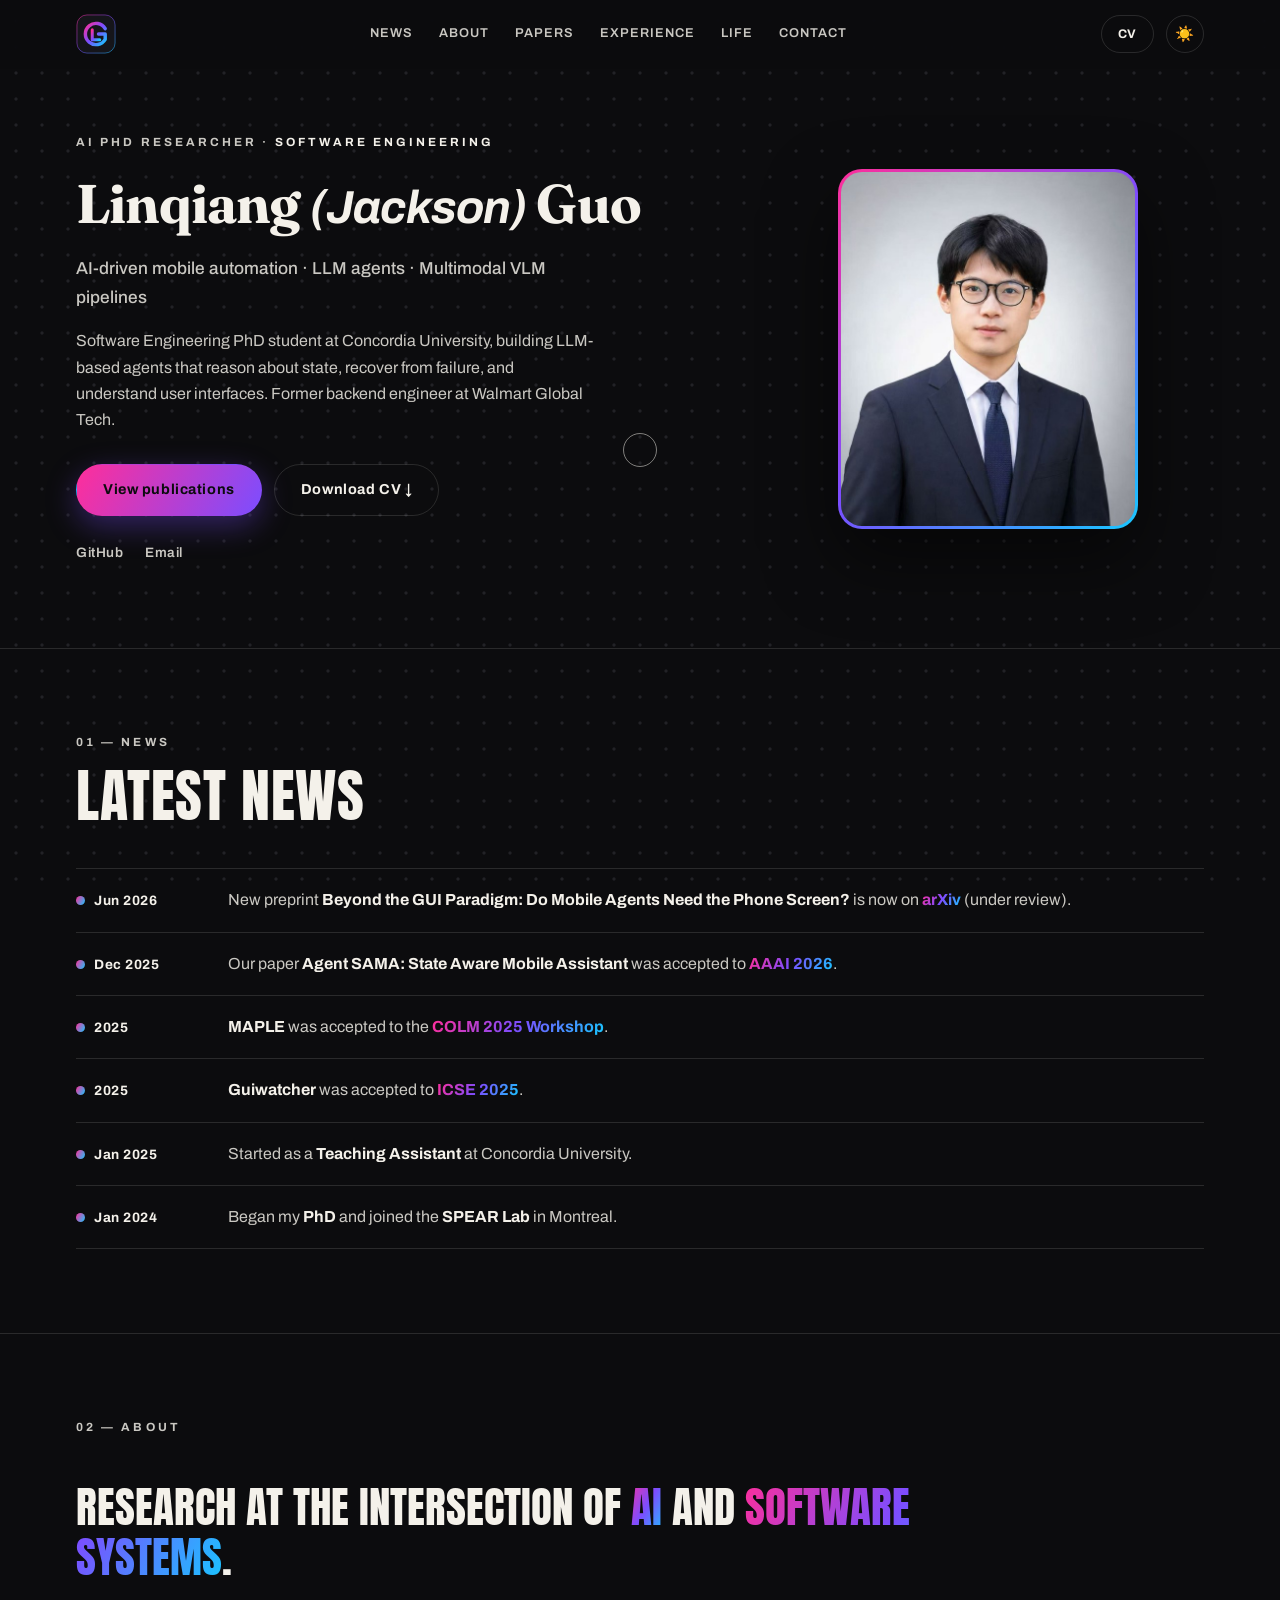
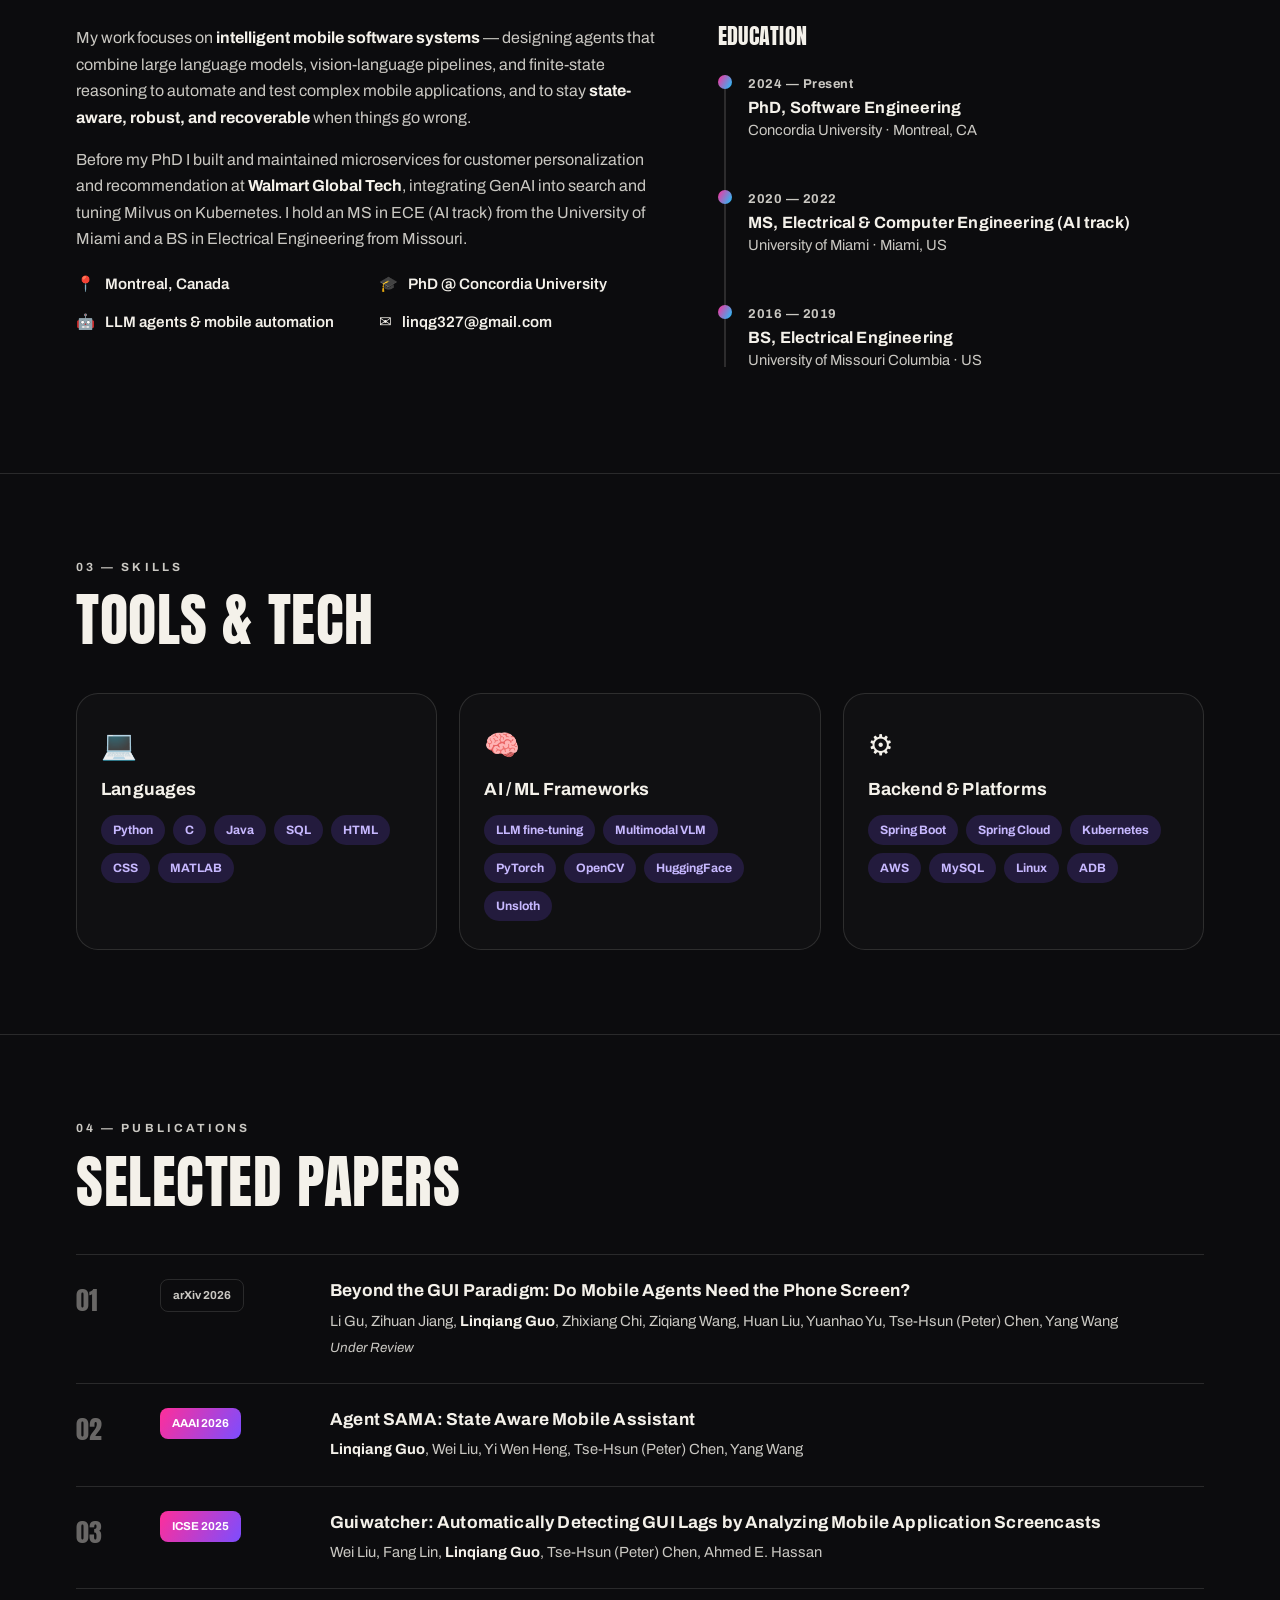
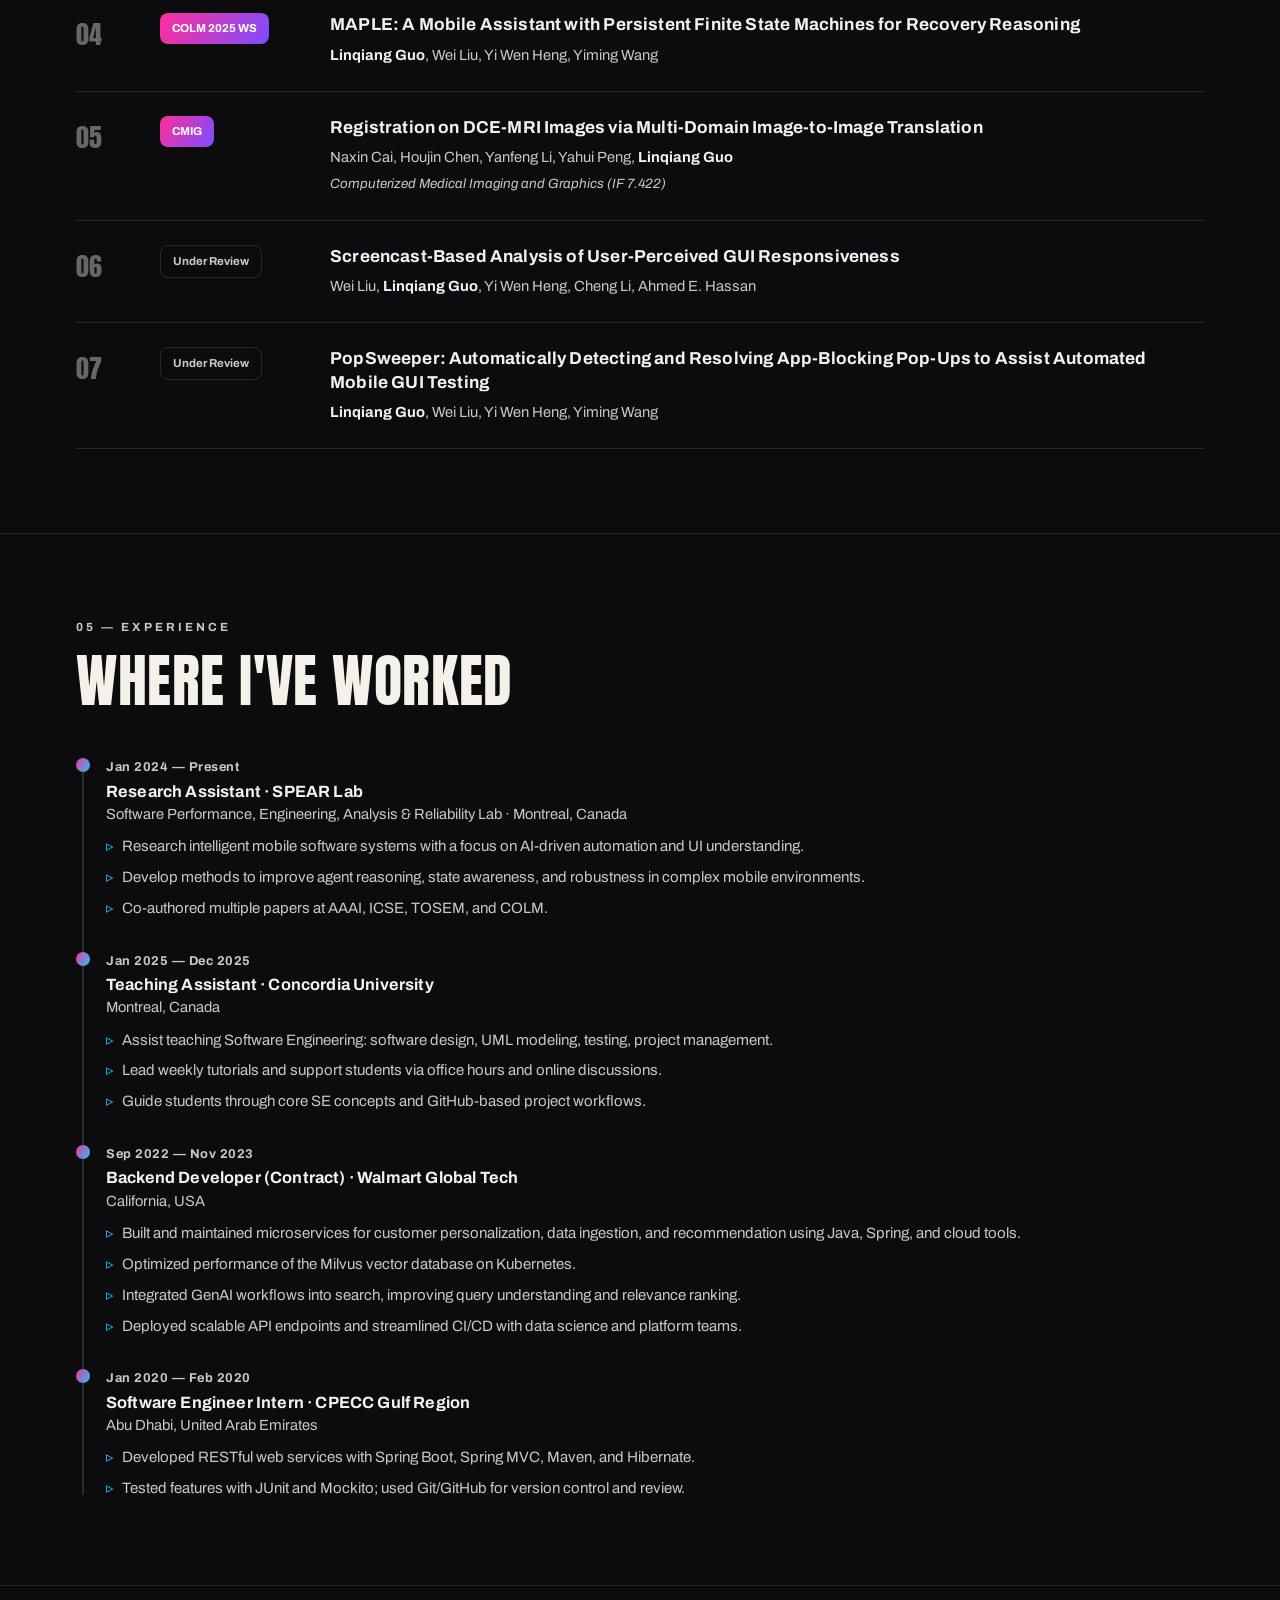
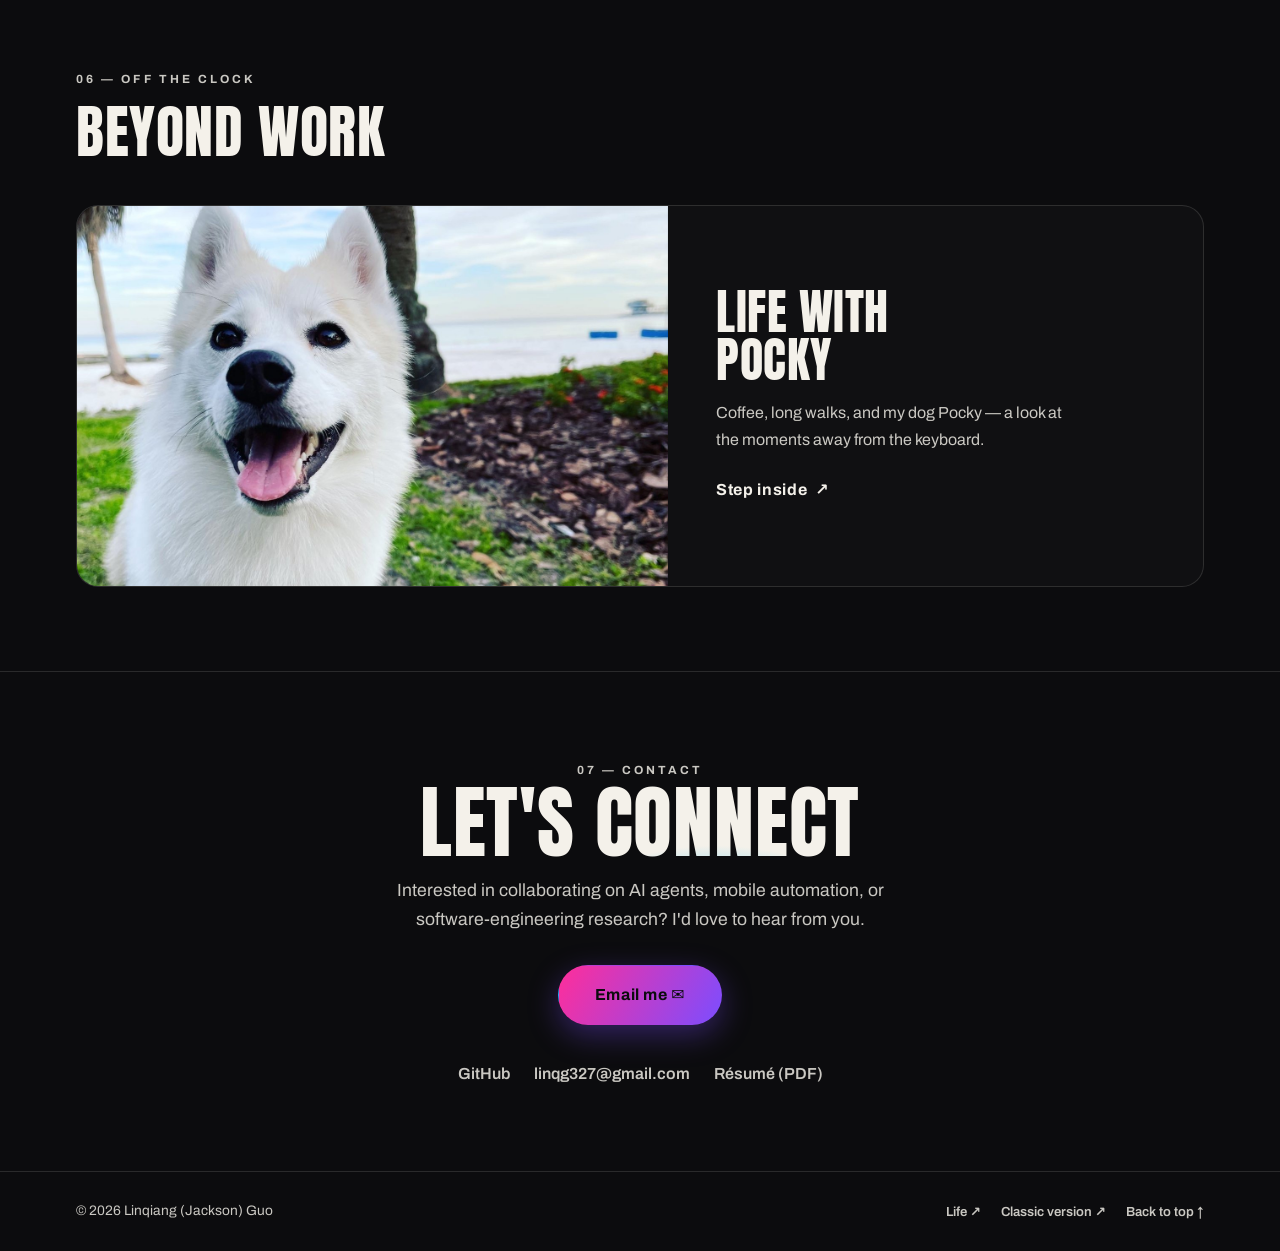
<file: index.html>
<!DOCTYPE html>
<html lang="en">
<head>
  <meta charset="UTF-8" />
  <meta name="viewport" content="width=device-width, initial-scale=1.0" />
  <title>Linqiang (Jackson) Guo — Software Engineering Researcher</title>
  <meta name="description" content="Linqiang Guo — PhD researcher in Software Engineering at Concordia University. AI-driven mobile automation, LLM agents, multimodal VLM pipelines." />
  <link rel="preconnect" href="https://fonts.googleapis.com" />
  <link rel="preconnect" href="https://fonts.gstatic.com" crossorigin />
  <link href="https://fonts.googleapis.com/css2?family=Anton&family=Archivo:ital,wght@0,400..800;1,400..800&family=Fraunces:opsz,wght@9..144,400..700&display=swap" rel="stylesheet" />
  <link rel="icon" href="assets/img/favicon-lg.svg?v=7" type="image/svg+xml" />
  <link rel="stylesheet" href="assets/css/editorial.css?v=34" />
</head>
<body>

  <!-- intro loader (dismissed by JS once the page is ready) -->
  <div class="loader" id="loader" aria-hidden="true">
    <div class="loader__inner">
      <span class="loader__name">Linqiang (Jackson) Guo</span>
      <span class="loader__bar"><i></i></span>
    </div>
  </div>

  <!-- full-page interactive dot grid (drawn in JS), behind all content -->
  <canvas class="fx-canvas" id="fxCanvas" aria-hidden="true"></canvas>
  <!-- meteor cursor (head + mosaic tail), drawn above content -->
  <canvas class="meteor-canvas" id="meteorCanvas" aria-hidden="true"></canvas>

  <!-- ===== Navigation ===== -->
  <header class="nav" id="nav">
    <div class="container nav__inner">
      <a href="#top" class="nav__brand" aria-label="Linqiang Guo — home">
        <img class="brandmark-img logo-dark" src="assets/img/logo-lg.svg?v=29" alt="LG" width="40" height="40" />
        <img class="brandmark-img logo-light" src="assets/img/logo-lg-light.svg?v=30" alt="" width="40" height="40" aria-hidden="true" />
      </a>
      <nav class="nav__links" id="navLinks" aria-label="Primary">
        <a href="#news">News</a>
        <a href="#about">About</a>
        <a href="#publications">Papers</a>
        <a href="#experience">Experience</a>
        <a href="life.html">Life</a>
        <a href="#contact">Contact</a>
      </nav>
      <div class="nav__actions">
        <a href="assets/files/Linqiang_Guo_Resume_2026.pdf" class="btn btn--sm" target="_blank" rel="noopener">CV</a>
        <button class="theme-toggle" id="themeToggle" aria-label="Toggle light/dark mode"><span id="themeIcon">☀️</span></button>
        <button class="nav__burger" id="navBurger" aria-label="Toggle menu"><span></span><span></span><span></span></button>
      </div>
    </div>
  </header>

  <main id="top">

    <!-- ===== Hero ===== -->
    <section class="hero">
      <div class="container hero__inner">
        <div class="hero__text">
          <p class="hero__eyebrow eyebrow">AI PhD Researcher · <b>Software Engineering</b></p>
          <!-- giant name filled with cursor-following iridescent colour -->
          <h1 class="hero__name">Linqiang <span class="hero__alias">(Jackson)</span> Guo</h1>
          <p class="hero__role">AI-driven mobile automation · LLM agents · Multimodal VLM pipelines</p>
          <p class="hero__lede">
            Software Engineering PhD student at Concordia University, building LLM-based
            agents that reason about state, recover from failure, and understand user
            interfaces. Former backend engineer at Walmart Global Tech.
          </p>
          <div class="hero__cta">
            <a href="#publications" class="btn btn--primary">View publications</a>
            <a href="assets/files/Linqiang_Guo_Resume_2026.pdf" class="btn btn--ghost" target="_blank" rel="noopener">Download CV ↓</a>
          </div>
          <div class="hero__socials">
            <a href="https://github.com/pockyitachi" target="_blank" rel="noopener">GitHub</a>
            <a href="mailto:linqg327@gmail.com">Email</a>
          </div>
        </div>
        <div class="hero__media">
          <!-- portrait in full colour with a subtle iridescent frame -->
          <figure class="portrait">
            <img src="assets/img/portrait.jpg?v=11" alt="Portrait of Linqiang Guo" />
          </figure>
        </div>
      </div>
    </section>

    <!-- ===== News ===== -->
    <section class="section section--paper" id="news">
      <div class="container">
        <div class="section__head">
          <span class="eyebrow">01 — News</span>
          <h2 class="bigtitle">Latest News</h2>
        </div>
        <ul class="news">
          <li class="news__item" data-reveal>
            <span class="news__date">Jun 2026</span>
            <p class="news__text">New preprint <strong>Beyond the GUI Paradigm: Do Mobile Agents Need the Phone Screen?</strong> is now on <em>arXiv</em> (under review).</p>
          </li>
          <li class="news__item" data-reveal>
            <span class="news__date">Dec 2025</span>
            <p class="news__text">Our paper <strong>Agent SAMA: State Aware Mobile Assistant</strong> was accepted to <em>AAAI 2026</em>.</p>
          </li>
          <li class="news__item" data-reveal>
            <span class="news__date">2025</span>
            <p class="news__text"><strong>MAPLE</strong> was accepted to the <em>COLM 2025 Workshop</em>.</p>
          </li>
          <li class="news__item" data-reveal>
            <span class="news__date">2025</span>
            <p class="news__text"><strong>Guiwatcher</strong> was accepted to <em>ICSE 2025</em>.</p>
          </li>
          <li class="news__item" data-reveal>
            <span class="news__date">Jan 2025</span>
            <p class="news__text">Started as a <strong>Teaching Assistant</strong> at Concordia University.</p>
          </li>
          <li class="news__item" data-reveal>
            <span class="news__date">Jan 2024</span>
            <p class="news__text">Began my <strong>PhD</strong> and joined the <strong>SPEAR Lab</strong> in Montreal.</p>
          </li>
        </ul>
      </div>
    </section>

    <!-- ===== About ===== -->
    <section class="section section--paper" id="about">
      <div class="container">
        <div class="section__head">
          <span class="eyebrow">02 — About</span>
        </div>
        <p class="statement">Research at the intersection of <em>AI</em> and <em>software systems</em>.</p>

        <div class="about-grid">
          <div>
            <p>
              My work focuses on <strong>intelligent mobile software systems</strong> — designing
              agents that combine large language models, vision-language pipelines, and
              finite-state reasoning to automate and test complex mobile applications, and to
              stay <strong>state-aware, robust, and recoverable</strong> when things go wrong.
            </p>
            <p>
              Before my PhD I built and maintained microservices for customer personalization
              and recommendation at <strong>Walmart Global Tech</strong>, integrating GenAI into
              search and tuning Milvus on Kubernetes. I hold an MS in ECE (AI track) from the
              University of Miami and a BS in Electrical Engineering from Missouri.
            </p>
            <ul class="facts">
              <li><span>📍</span> Montreal, Canada</li>
              <li><span>🎓</span> PhD @ Concordia University</li>
              <li><span>🤖</span> LLM agents &amp; mobile automation</li>
              <li><span>✉️</span> linqg327@gmail.com</li>
            </ul>
          </div>
          <div>
            <h3 class="tl-title">Education</h3>
            <ol class="tl">
              <li class="tl__item"><div class="tl__dot"></div>
                <span class="tl__date">2024 — Present</span>
                <h4>PhD, Software Engineering</h4><p>Concordia University · Montreal, CA</p>
              </li>
              <li class="tl__item"><div class="tl__dot"></div>
                <span class="tl__date">2020 — 2022</span>
                <h4>MS, Electrical &amp; Computer Engineering (AI track)</h4><p>University of Miami · Miami, US</p>
              </li>
              <li class="tl__item"><div class="tl__dot"></div>
                <span class="tl__date">2016 — 2019</span>
                <h4>BS, Electrical Engineering</h4><p>University of Missouri Columbia · US</p>
              </li>
            </ol>
          </div>
        </div>
      </div>
    </section>

    <!-- ===== Skills ===== -->
    <section class="section" id="skills">
      <div class="container">
        <div class="section__head">
          <span class="eyebrow">03 — Skills</span>
          <h2 class="bigtitle">Tools &amp; Tech</h2>
        </div>
        <div class="skills">
          <article class="skill">
            <div class="skill__icon">💻</div><h3>Languages</h3>
            <ul class="tags"><li>Python</li><li>C</li><li>Java</li><li>SQL</li><li>HTML</li><li>CSS</li><li>MATLAB</li></ul>
          </article>
          <article class="skill">
            <div class="skill__icon">🧠</div><h3>AI / ML Frameworks</h3>
            <ul class="tags"><li>LLM fine-tuning</li><li>Multimodal VLM</li><li>PyTorch</li><li>OpenCV</li><li>HuggingFace</li><li>Unsloth</li></ul>
          </article>
          <article class="skill">
            <div class="skill__icon">⚙️</div><h3>Backend &amp; Platforms</h3>
            <ul class="tags"><li>Spring Boot</li><li>Spring Cloud</li><li>Kubernetes</li><li>AWS</li><li>MySQL</li><li>Linux</li><li>ADB</li></ul>
          </article>
        </div>
      </div>
    </section>

    <!-- ===== Publications ===== -->
    <section class="section" id="publications">
      <div class="container">
        <div class="section__head">
          <span class="eyebrow">04 — Publications</span>
          <h2 class="bigtitle">Selected Papers</h2>
        </div>
        <ul class="pubs">
          <li class="pub" data-reveal>
            <span class="pub__no"></span>
            <span class="pub__venue"><a class="badge badge--soft" href="https://arxiv.org/abs/2606.19388" target="_blank" rel="noopener">arXiv 2026</a></span>
            <div class="pub__body">
              <h3>Beyond the GUI Paradigm: Do Mobile Agents Need the Phone Screen?</h3>
              <p class="pub__authors">Li Gu, Zihuan Jiang, <strong>Linqiang Guo</strong>, Zhixiang Chi, Ziqiang Wang, Huan Liu, Yuanhao Yu, Tse-Hsun (Peter) Chen, Yang Wang</p>
              <p class="pub__note">Under Review</p>
            </div>
          </li>
          <li class="pub" data-reveal>
            <span class="pub__no"></span>
            <span class="pub__venue"><span class="badge badge--hot">AAAI 2026</span></span>
            <div class="pub__body">
              <h3>Agent SAMA: State Aware Mobile Assistant</h3>
              <p class="pub__authors"><strong>Linqiang Guo</strong>, Wei Liu, Yi Wen Heng, Tse-Hsun (Peter) Chen, Yang Wang</p>
            </div>
          </li>
          <li class="pub" data-reveal>
            <span class="pub__no"></span>
            <span class="pub__venue"><span class="badge badge--hot">ICSE 2025</span></span>
            <div class="pub__body">
              <h3>Guiwatcher: Automatically Detecting GUI Lags by Analyzing Mobile Application Screencasts</h3>
              <p class="pub__authors">Wei Liu, Fang Lin, <strong>Linqiang Guo</strong>, Tse-Hsun (Peter) Chen, Ahmed E. Hassan</p>
            </div>
          </li>
          <li class="pub" data-reveal>
            <span class="pub__no"></span>
            <span class="pub__venue"><span class="badge badge--hot">COLM 2025 WS</span></span>
            <div class="pub__body">
              <h3>MAPLE: A Mobile Assistant with Persistent Finite State Machines for Recovery Reasoning</h3>
              <p class="pub__authors"><strong>Linqiang Guo</strong>, Wei Liu, Yi Wen Heng, Yiming Wang</p>
            </div>
          </li>
          <li class="pub" data-reveal>
            <span class="pub__no"></span>
            <span class="pub__venue"><span class="badge badge--hot">CMIG</span></span>
            <div class="pub__body">
              <h3>Registration on DCE-MRI Images via Multi-Domain Image-to-Image Translation</h3>
              <p class="pub__authors">Naxin Cai, Houjin Chen, Yanfeng Li, Yahui Peng, <strong>Linqiang Guo</strong></p>
              <p class="pub__note">Computerized Medical Imaging and Graphics (IF 7.422)</p>
            </div>
          </li>
          <li class="pub" data-reveal>
            <span class="pub__no"></span>
            <span class="pub__venue"><span class="badge badge--soft">Under Review</span></span>
            <div class="pub__body">
              <h3>Screencast-Based Analysis of User-Perceived GUI Responsiveness</h3>
              <p class="pub__authors">Wei Liu, <strong>Linqiang Guo</strong>, Yi Wen Heng, Cheng Li, Ahmed E. Hassan</p>
            </div>
          </li>
          <li class="pub" data-reveal>
            <span class="pub__no"></span>
            <span class="pub__venue"><span class="badge badge--soft">Under Review</span></span>
            <div class="pub__body">
              <h3>PopSweeper: Automatically Detecting and Resolving App-Blocking Pop-Ups to Assist Automated Mobile GUI Testing</h3>
              <p class="pub__authors"><strong>Linqiang Guo</strong>, Wei Liu, Yi Wen Heng, Yiming Wang</p>
            </div>
          </li>
        </ul>
      </div>
    </section>

    <!-- ===== Experience ===== -->
    <section class="section section--paper" id="experience">
      <div class="container">
        <div class="section__head">
          <span class="eyebrow">05 — Experience</span>
          <h2 class="bigtitle">Where I've Worked</h2>
        </div>
        <ol class="tl">
          <li class="tl__item" data-reveal><div class="tl__dot"></div>
            <span class="tl__date">Jan 2024 — Present</span>
            <h4>Research Assistant · SPEAR Lab</h4>
            <p>Software Performance, Engineering, Analysis &amp; Reliability Lab · Montreal, Canada</p>
            <ul class="tl__points">
              <li>Research intelligent mobile software systems with a focus on AI-driven automation and UI understanding.</li>
              <li>Develop methods to improve agent reasoning, state awareness, and robustness in complex mobile environments.</li>
              <li>Co-authored multiple papers at AAAI, ICSE, TOSEM, and COLM.</li>
            </ul>
          </li>
          <li class="tl__item" data-reveal><div class="tl__dot"></div>
            <span class="tl__date">Jan 2025 — Dec 2025</span>
            <h4>Teaching Assistant · Concordia University</h4>
            <p>Montreal, Canada</p>
            <ul class="tl__points">
              <li>Assist teaching Software Engineering: software design, UML modeling, testing, project management.</li>
              <li>Lead weekly tutorials and support students via office hours and online discussions.</li>
              <li>Guide students through core SE concepts and GitHub-based project workflows.</li>
            </ul>
          </li>
          <li class="tl__item" data-reveal><div class="tl__dot"></div>
            <span class="tl__date">Sep 2022 — Nov 2023</span>
            <h4>Backend Developer (Contract) · Walmart Global Tech</h4>
            <p>California, USA</p>
            <ul class="tl__points">
              <li>Built and maintained microservices for customer personalization, data ingestion, and recommendation using Java, Spring, and cloud tools.</li>
              <li>Optimized performance of the Milvus vector database on Kubernetes.</li>
              <li>Integrated GenAI workflows into search, improving query understanding and relevance ranking.</li>
              <li>Deployed scalable API endpoints and streamlined CI/CD with data science and platform teams.</li>
            </ul>
          </li>
          <li class="tl__item" data-reveal><div class="tl__dot"></div>
            <span class="tl__date">Jan 2020 — Feb 2020</span>
            <h4>Software Engineer Intern · CPECC Gulf Region</h4>
            <p>Abu Dhabi, United Arab Emirates</p>
            <ul class="tl__points">
              <li>Developed RESTful web services with Spring Boot, Spring MVC, Maven, and Hibernate.</li>
              <li>Tested features with JUnit and Mockito; used Git/GitHub for version control and review.</li>
            </ul>
          </li>
        </ol>
      </div>
    </section>

    <!-- ===== Life portal ===== -->
    <section class="section" id="life">
      <div class="container">
        <div class="section__head">
          <span class="eyebrow">06 — Off the Clock</span>
          <h2 class="bigtitle">Beyond Work</h2>
        </div>
        <a class="portal" href="life.html" data-reveal aria-label="Open my life gallery">
          <div class="portal__media">
            <img src="assets/img/life/portal.jpg?v=23" alt="Pocky at the beach" />
          </div>
          <div class="portal__body">
            <h2 class="portal__title">Life with<br />Pocky</h2>
            <p class="portal__text">Coffee, long walks, and my dog Pocky — a look at the moments away from the keyboard.</p>
            <span class="portal__cta">Step inside <span class="portal__arrow">↗</span></span>
          </div>
        </a>
      </div>
    </section>

    <!-- ===== Contact ===== -->
    <section class="section contact" id="contact">
      <div class="container">
        <span class="eyebrow">07 — Contact</span>
        <h2 class="bigtitle">Let's Connect</h2>
        <p class="contact__lead">Interested in collaborating on AI agents, mobile automation, or software-engineering research? I'd love to hear from you.</p>
        <a href="mailto:linqg327@gmail.com" class="btn btn--primary btn--lg">Email me ✉️</a>
        <div class="contact__socials">
          <a href="https://github.com/pockyitachi" target="_blank" rel="noopener">GitHub</a>
          <a href="mailto:linqg327@gmail.com">linqg327@gmail.com</a>
          <a href="assets/files/Linqiang_Guo_Resume_2026.pdf" target="_blank" rel="noopener">Résumé (PDF)</a>
        </div>
      </div>
    </section>
  </main>

  <!-- ===== Footer ===== -->
  <footer class="footer">
    <div class="container footer__inner">
      <p>© <span id="year"></span> Linqiang (Jackson) Guo</p>
      <div class="footer__links">
        <a href="life.html">Life ↗</a>
        <a href="classic.html">Classic version ↗</a>
        <a href="#top">Back to top ↑</a>
      </div>
    </div>
  </footer>

  <!-- custom cursor ring (shown only on fine-pointer devices) -->
  <div class="cursor-ring" id="cursorRing" aria-hidden="true"></div>

  <script src="assets/js/editorial.js?v=34"></script>
</body>
</html>
</file>
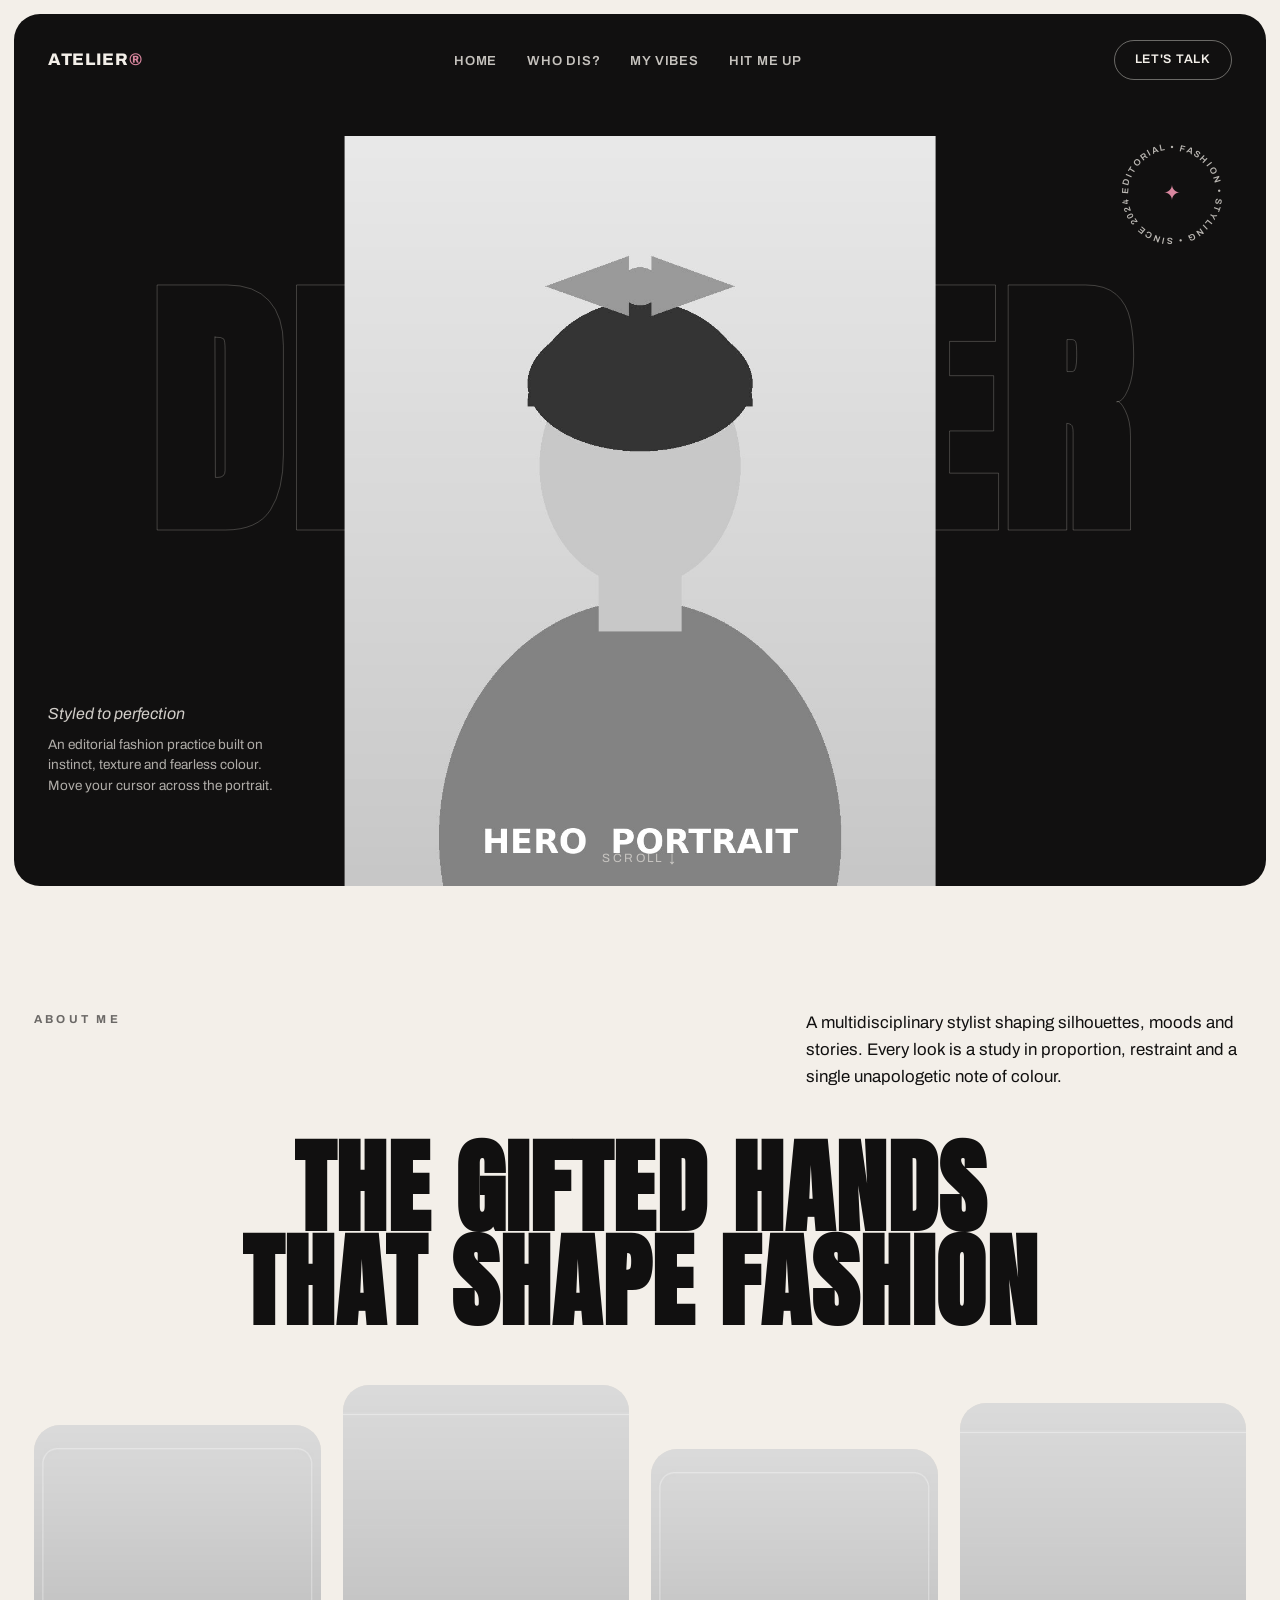
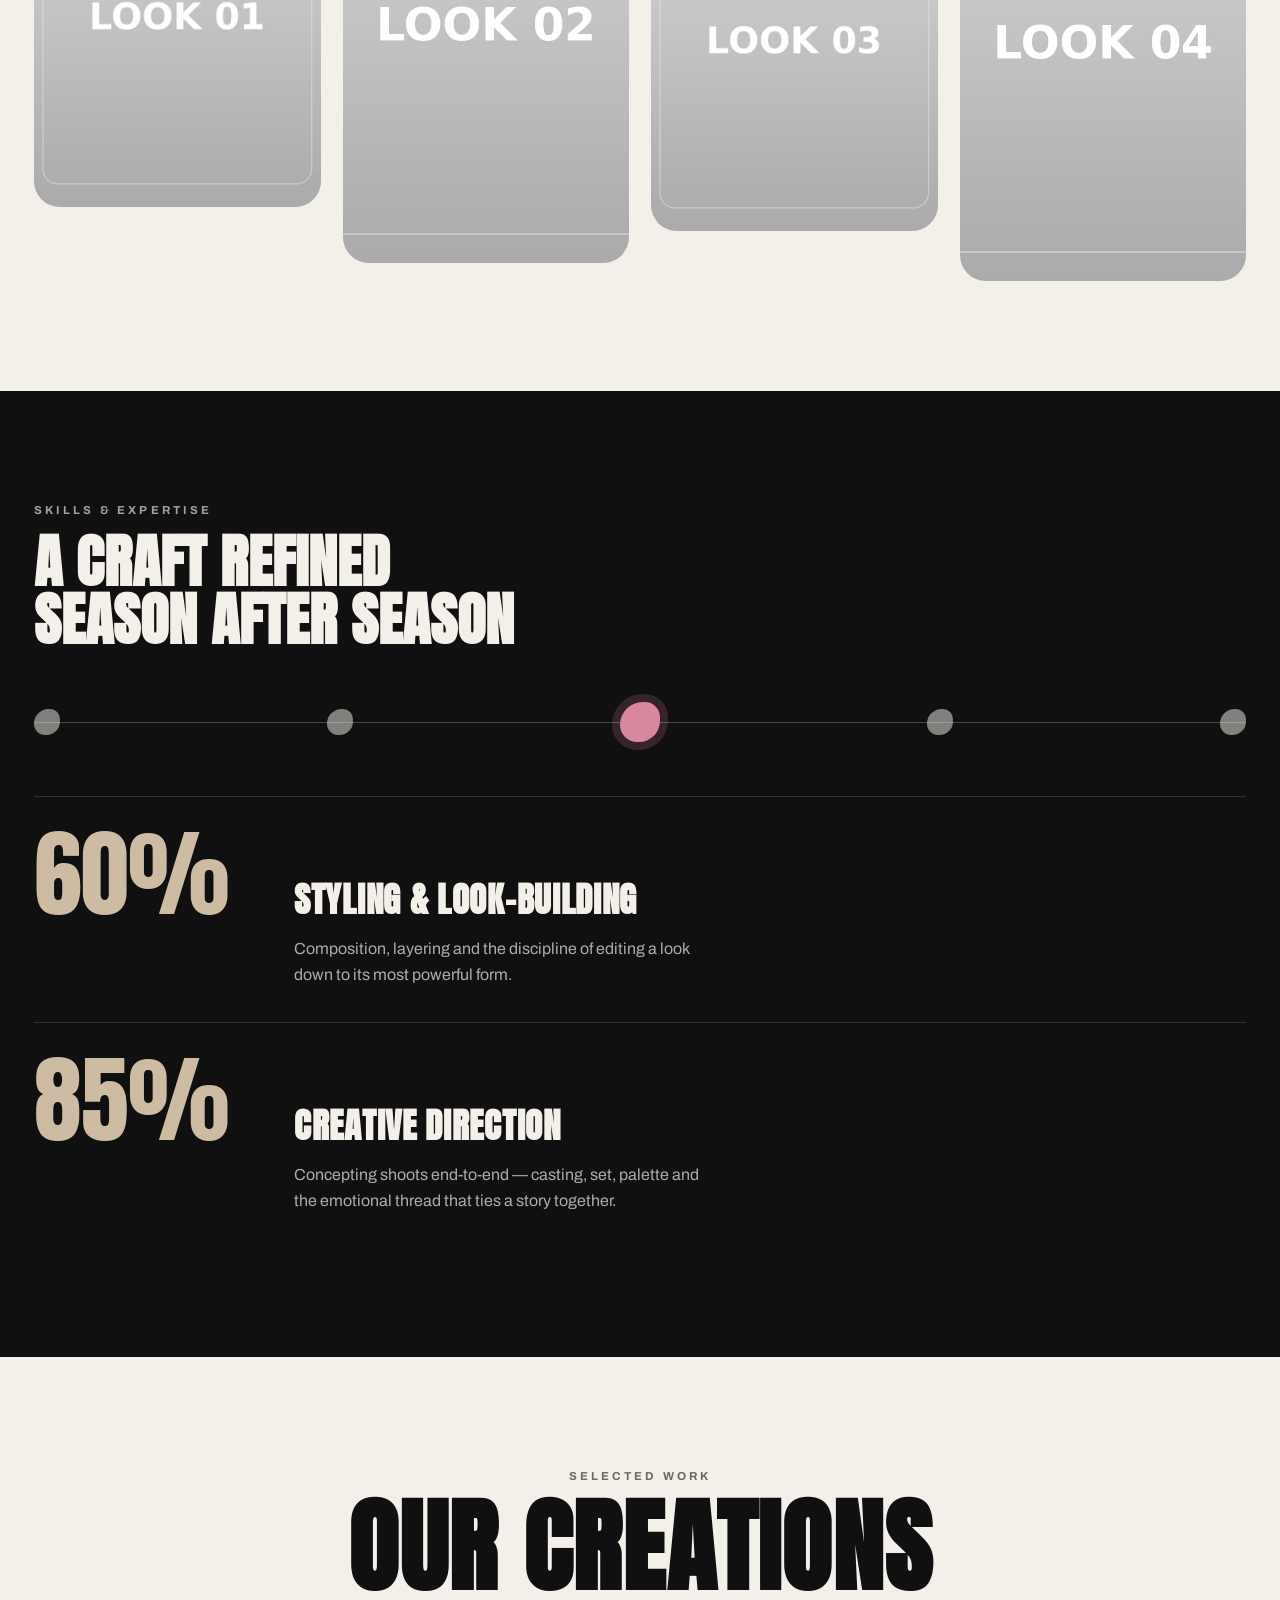
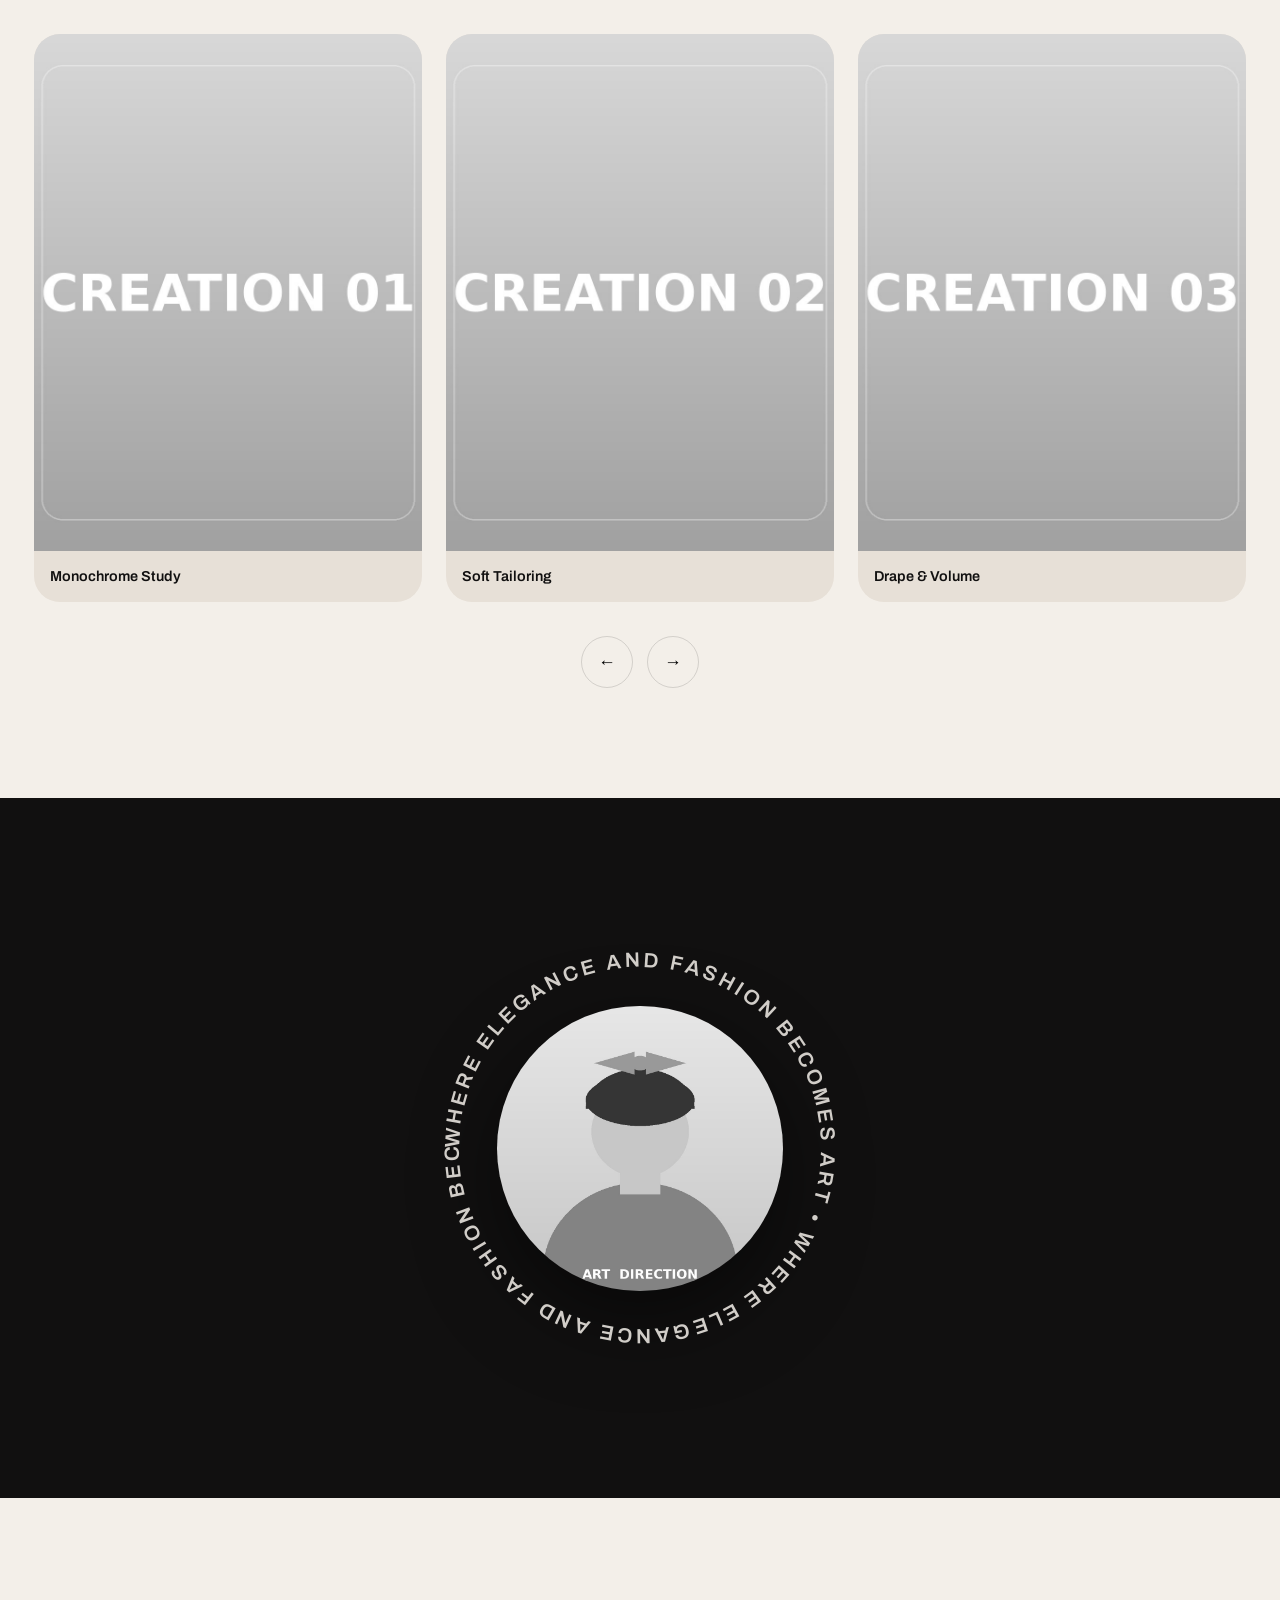
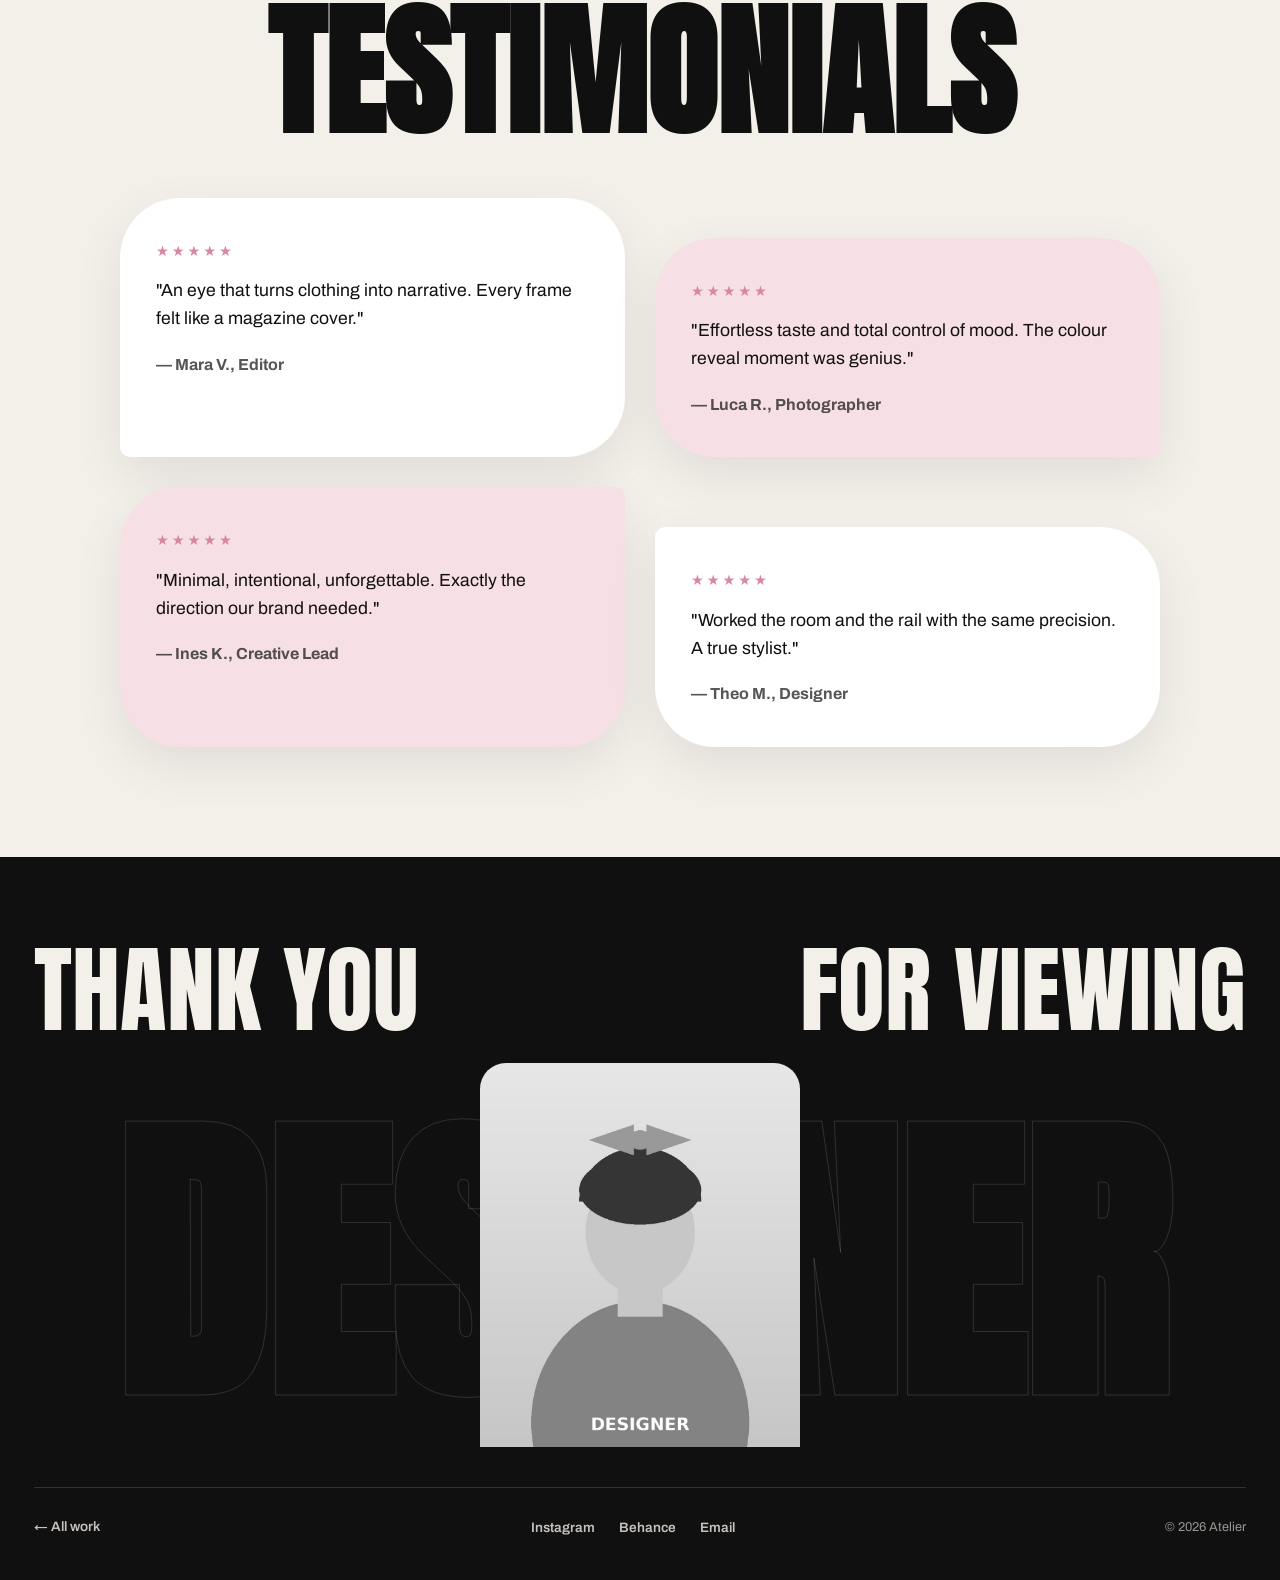
<file: fashion/index.html>
<!DOCTYPE html>
<html lang="en">
<head>
  <meta charset="UTF-8" />
  <meta name="viewport" content="width=device-width, initial-scale=1.0" />
  <title>ATELIER — Fashion Portfolio</title>
  <meta name="description" content="Editorial fashion portfolio — styling, look-building and creative direction." />
  <link rel="preconnect" href="https://fonts.googleapis.com" />
  <link rel="preconnect" href="https://fonts.gstatic.com" crossorigin />
  <!-- Bold condensed display face for headlines + clean sans for body -->
  <link href="https://fonts.googleapis.com/css2?family=Anton&family=Archivo:wght@400;500;600;700;800&display=swap" rel="stylesheet" />
  <link rel="stylesheet" href="style.css" />
</head>
<body>

  <!-- ============================================================
       1. HERO
       Dark, rounded outer container. Oversized "DESIGNER" word sits
       behind a centred portrait. The portrait is grayscale until the
       cursor paints colour onto it (see script.js brush reveal).
       ============================================================ -->
  <header class="hero" id="top">
    <div class="hero__frame">

      <!-- Top navigation inside the hero -->
      <nav class="nav" aria-label="Primary">
        <a href="#top" class="nav__logo">ATELIER<span>®</span></a>
        <ul class="nav__links" id="navLinks">
          <li><a href="#top">Home</a></li>
          <li><a href="#about">Who Dis?</a></li>
          <li><a href="#creations">My Vibes</a></li>
          <li><a href="#footer">Hit Me Up</a></li>
        </ul>
        <a href="#footer" class="nav__btn">Let's Talk</a>
        <button class="nav__burger" id="navBurger" aria-label="Toggle menu">
          <span></span><span></span><span></span>
        </button>
      </nav>

      <!-- Oversized background word -->
      <h1 class="hero__display" aria-hidden="true">DESIGNER</h1>

      <!-- Supporting copy, left -->
      <div class="hero__aside hero__aside--left">
        <p class="hero__kicker">Styled to perfection</p>
        <p class="hero__lede">
          An editorial fashion practice built on instinct, texture and
          fearless colour. Move your cursor across the portrait.
        </p>
      </div>

      <!-- Circular stamp, right -->
      <div class="hero__aside hero__aside--right">
        <div class="stamp" aria-hidden="true">
          <svg viewBox="0 0 120 120">
            <defs>
              <path id="circlePath" d="M60,60 m-44,0 a44,44 0 1,1 88,0 a44,44 0 1,1 -88,0" />
            </defs>
            <text><textPath href="#circlePath">EDITORIAL • FASHION • STYLING • SINCE 2024 • </textPath></text>
          </svg>
          <span class="stamp__core">✦</span>
        </div>
      </div>

      <!-- Hero portrait with brush reveal.
           .hero-bw = grayscale base, .hero-color = colour layer masked
           by a radial gradient that follows the cursor. -->
      <div class="hero-image" id="heroImage">
        <img src="images/hero-bw.jpg" class="hero-bw" alt="Fashion portrait, monochrome" />
        <img src="images/hero-color.jpg" class="hero-color" id="heroColor" alt="" aria-hidden="true" />
      </div>

      <p class="hero__scrollcue">Scroll ↓</p>
    </div>
  </header>

  <main>

    <!-- ============================================================
         2. ABOUT ME — light editorial section
         ============================================================ -->
    <section class="about" id="about">
      <div class="about__head reveal">
        <p class="eyebrow">About Me</p>
        <p class="about__intro">
          A multidisciplinary stylist shaping silhouettes, moods and stories.
          Every look is a study in proportion, restraint and a single
          unapologetic note of colour.
        </p>
      </div>

      <h2 class="bigline reveal">THE GIFTED HANDS<br />THAT SHAPE FASHION</h2>

      <!-- Staggered, differently-sized image cards -->
      <div class="about__grid">
        <figure class="about__card about__card--a reveal">
          <img src="images/about-1.jpg" alt="Look one" />
        </figure>
        <figure class="about__card about__card--b reveal">
          <img src="images/about-2.jpg" alt="Look two" />
        </figure>
        <figure class="about__card about__card--c reveal">
          <img src="images/about-3.jpg" alt="Look three" />
        </figure>
        <figure class="about__card about__card--d reveal">
          <img src="images/about-4.jpg" alt="Look four" />
        </figure>
      </div>
    </section>

    <!-- ============================================================
         3. SKILLS & EXPERTISE — dark section
         ============================================================ -->
    <section class="skills" id="skills">
      <div class="skills__top reveal">
        <p class="eyebrow eyebrow--light">Skills &amp; Expertise</p>
        <h2 class="skills__title">A craft refined<br />season after season</h2>
      </div>

      <!-- Decorative flower/blob indicator connected by a line -->
      <div class="skills__indicator reveal" aria-hidden="true">
        <span class="blob"></span><span class="blob"></span>
        <span class="blob blob--active"></span><span class="blob"></span>
        <span class="blob"></span>
      </div>

      <div class="skills__row">
        <p class="skills__pct reveal">60%</p>
        <div class="skills__detail reveal">
          <h3>STYLING &amp; LOOK-BUILDING</h3>
          <p>Composition, layering and the discipline of editing a look down
             to its most powerful form.</p>
        </div>
      </div>

      <div class="skills__row">
        <p class="skills__pct reveal">85%</p>
        <div class="skills__detail reveal">
          <h3>CREATIVE DIRECTION</h3>
          <p>Concepting shoots end-to-end — casting, set, palette and the
             emotional thread that ties a story together.</p>
        </div>
      </div>
    </section>

    <!-- ============================================================
         4. CREATIONS / GALLERY — light, JS carousel
         ============================================================ -->
    <section class="creations" id="creations">
      <div class="creations__head reveal">
        <p class="eyebrow">Selected work</p>
        <h2 class="bigline bigline--center">OUR CREATIONS</h2>
      </div>

      <div class="carousel reveal">
        <div class="carousel__track" id="carouselTrack">
          <figure class="slide"><img src="images/creation-1.jpg" alt="Creation one" /><figcaption>Monochrome Study</figcaption></figure>
          <figure class="slide"><img src="images/creation-2.jpg" alt="Creation two" /><figcaption>Soft Tailoring</figcaption></figure>
          <figure class="slide"><img src="images/creation-3.jpg" alt="Creation three" /><figcaption>Drape &amp; Volume</figcaption></figure>
          <figure class="slide"><img src="images/creation-4.jpg" alt="Creation four" /><figcaption>Texture Play</figcaption></figure>
        </div>
      </div>

      <div class="carousel__nav">
        <button class="carousel__btn" id="prevBtn" aria-label="Previous">←</button>
        <button class="carousel__btn" id="nextBtn" aria-label="Next">→</button>
      </div>
    </section>

    <!-- ============================================================
         5. CIRCULAR TEXT STATEMENT — dark
         ============================================================ -->
    <section class="statement">
      <div class="statement__ring reveal">
        <svg class="statement__text" viewBox="0 0 300 300" aria-hidden="true">
          <defs>
            <path id="ringPath" d="M150,150 m-118,0 a118,118 0 1,1 236,0 a118,118 0 1,1 -236,0" />
          </defs>
          <text><textPath href="#ringPath">WHERE ELEGANCE AND FASHION BECOMES ART • WHERE ELEGANCE AND FASHION BECOMES ART • </textPath></text>
        </svg>
        <div class="statement__portrait">
          <img src="images/circle-portrait.jpg" alt="Editorial portrait" />
        </div>
      </div>
    </section>

    <!-- ============================================================
         6. TESTIMONIALS — light, petal-shaped cards
         ============================================================ -->
    <section class="testi" id="testimonials">
      <h2 class="testi__title reveal">TESTIMONIALS</h2>
      <div class="testi__grid">
        <blockquote class="petal petal--white reveal">
          <span class="petal__stars">★★★★★</span>
          <p>"An eye that turns clothing into narrative. Every frame felt like a magazine cover."</p>
          <cite>— Mara V., Editor</cite>
        </blockquote>
        <blockquote class="petal petal--pink reveal">
          <span class="petal__stars">★★★★★</span>
          <p>"Effortless taste and total control of mood. The colour reveal moment was genius."</p>
          <cite>— Luca R., Photographer</cite>
        </blockquote>
        <blockquote class="petal petal--pink reveal">
          <span class="petal__stars">★★★★★</span>
          <p>"Minimal, intentional, unforgettable. Exactly the direction our brand needed."</p>
          <cite>— Ines K., Creative Lead</cite>
        </blockquote>
        <blockquote class="petal petal--white reveal">
          <span class="petal__stars">★★★★★</span>
          <p>"Worked the room and the rail with the same precision. A true stylist."</p>
          <cite>— Theo M., Designer</cite>
        </blockquote>
      </div>
    </section>
  </main>

  <!-- ============================================================
       7. FOOTER — closing fashion poster
       ============================================================ -->
  <footer class="footer" id="footer">
    <div class="footer__top">
      <p class="footer__big">THANK YOU</p>
      <p class="footer__big footer__big--right">FOR VIEWING</p>
    </div>

    <h2 class="footer__display" aria-hidden="true">DESIGNER</h2>

    <div class="footer__portrait">
      <img src="images/footer-portrait.jpg" alt="Closing portrait" />
    </div>

    <div class="footer__bar">
      <a href="../index.html" class="footer__home">← All work</a>
      <ul class="footer__links">
        <li><a href="#">Instagram</a></li>
        <li><a href="#">Behance</a></li>
        <li><a href="#">Email</a></li>
      </ul>
      <p class="footer__copy">© <span id="year"></span> Atelier</p>
    </div>
  </footer>

  <script src="script.js"></script>
</body>
</html>
</file>
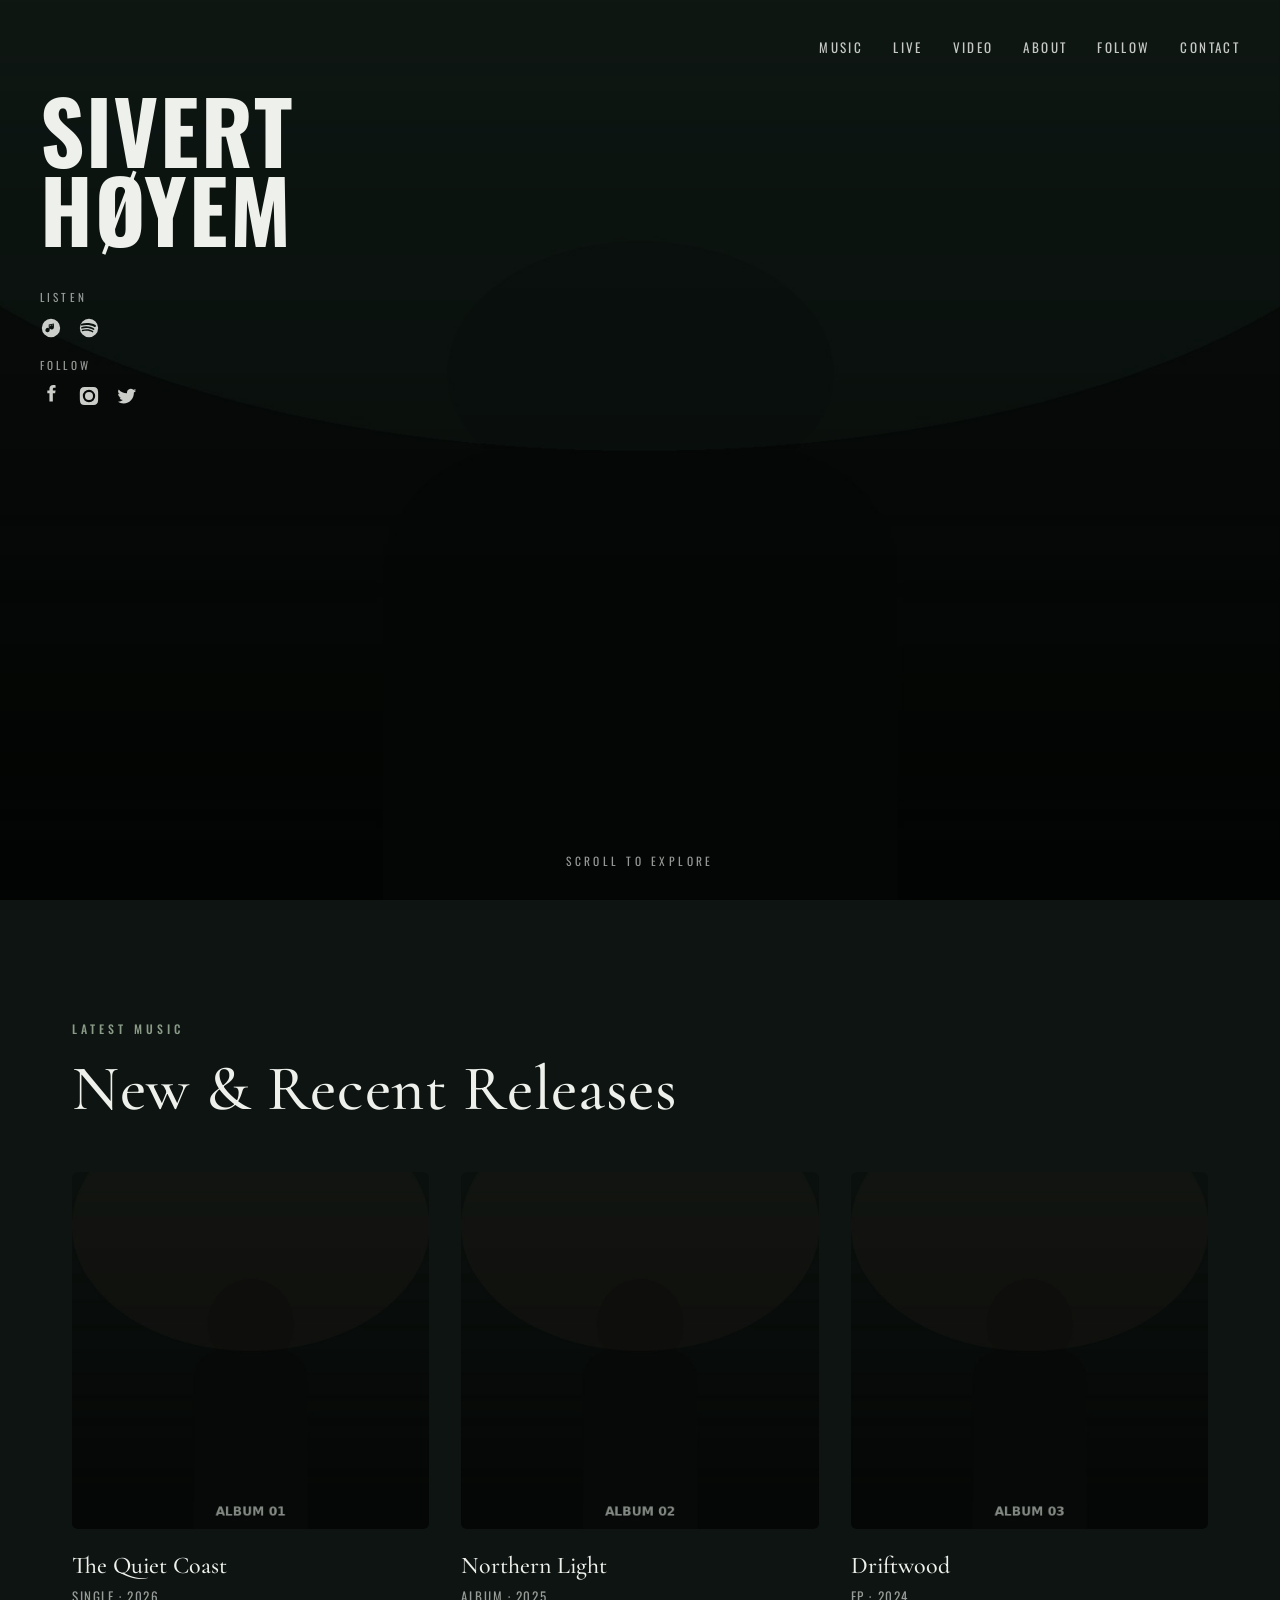
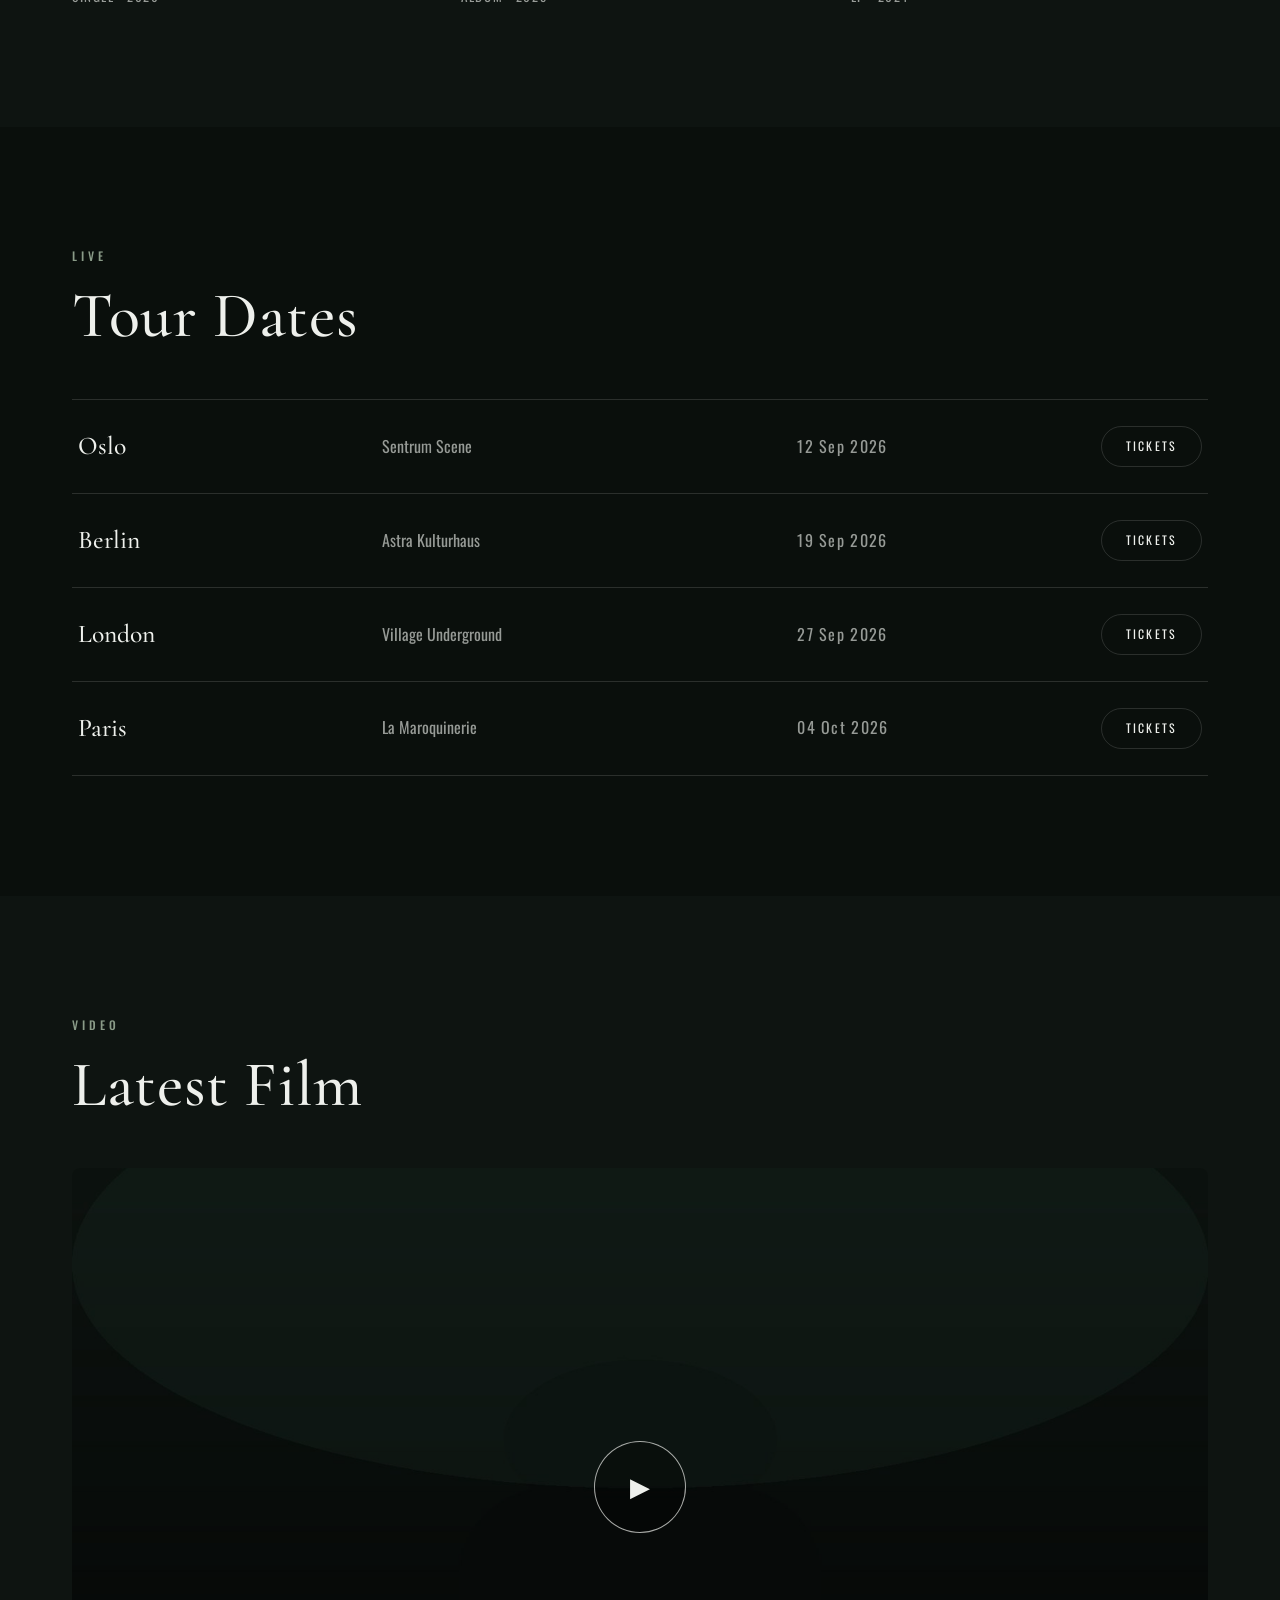
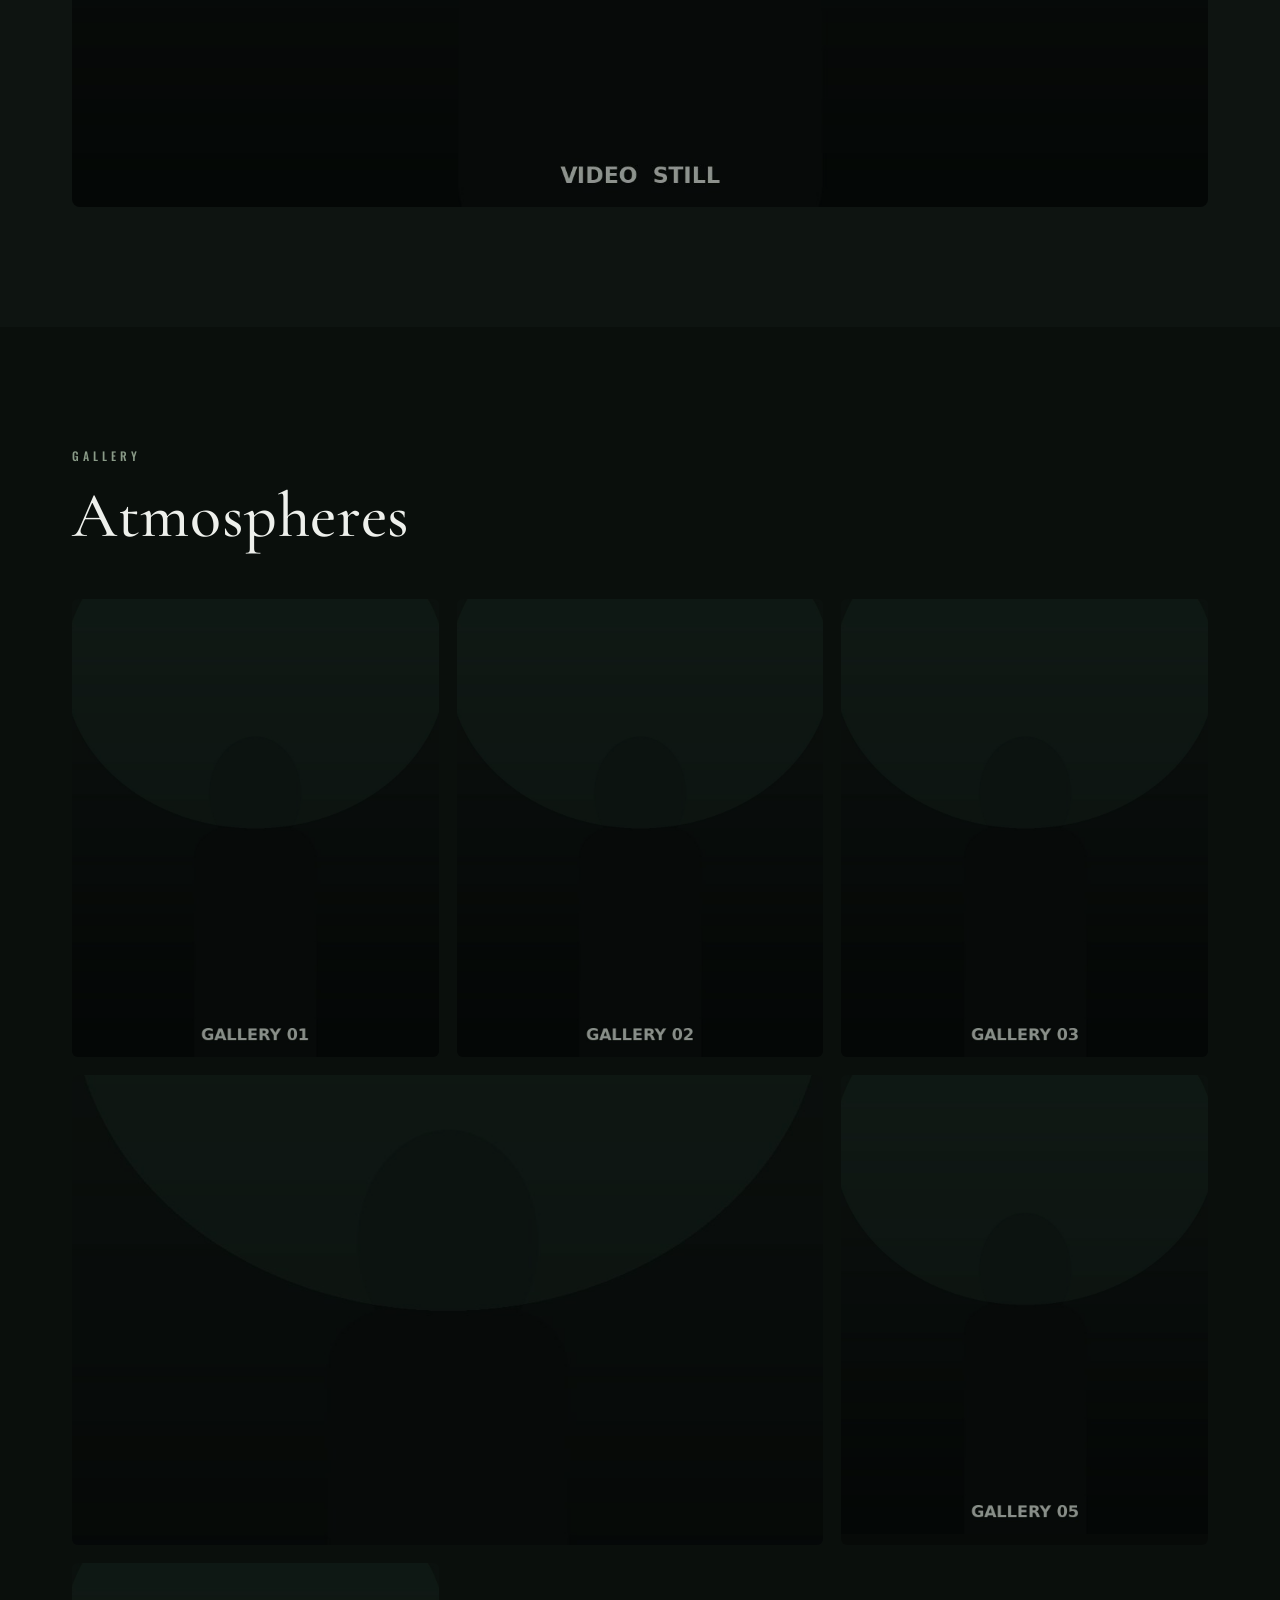
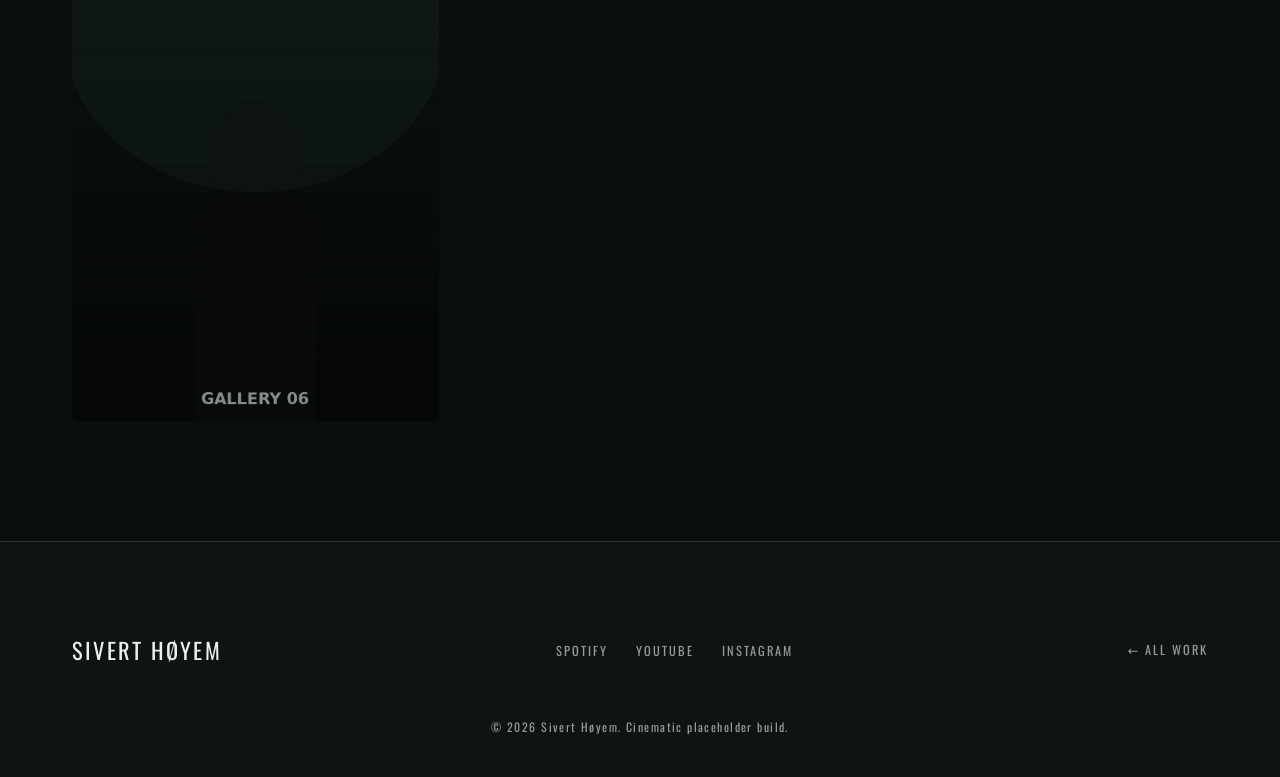
<file: music/index.html>
<!DOCTYPE html>
<html lang="en">
<head>
  <meta charset="UTF-8" />
  <meta name="viewport" content="width=device-width, initial-scale=1.0" />
  <title>SIVERT HØYEM — Artist</title>
  <meta name="description" content="Cinematic, atmospheric portfolio for a music artist." />
  <link rel="preconnect" href="https://fonts.googleapis.com" />
  <link rel="preconnect" href="https://fonts.gstatic.com" crossorigin />
  <link href="https://fonts.googleapis.com/css2?family=Oswald:wght@300;400;500;600;700&family=Cormorant+Garamond:ital,wght@0,400;0,500;1,400&display=swap" rel="stylesheet" />
  <link rel="stylesheet" href="style.css" />
</head>
<body>

  <!-- ============================================================
       HERO — fullscreen cinematic image, UI floats above
       ============================================================ -->
  <section class="hero" id="home">
    <!-- background layer (parallaxed on scroll) -->
    <div class="hero__bg" id="heroBg"></div>
    <!-- dark cinematic gradient overlay for readability -->
    <div class="hero__overlay"></div>

    <!-- top-right navigation -->
    <nav class="nav" aria-label="Primary">
      <button class="nav__burger" id="navBurger" aria-label="Toggle menu">
        <span></span><span></span><span></span>
      </button>
      <ul class="nav__links" id="navLinks">
        <li><a href="#music">Music</a></li>
        <li><a href="#live">Live</a></li>
        <li><a href="#video">Video</a></li>
        <li><a href="#gallery">About</a></li>
        <li><a href="#footer">Follow</a></li>
        <li><a href="#footer">Contact</a></li>
      </ul>
    </nav>

    <!-- top-left artist name -->
    <div class="hero__name">
      <h1>SIVERT<br />HØYEM</h1>

      <!-- left-side social / listen panel -->
      <div class="panel">
        <p class="panel__label">Listen</p>
        <div class="panel__row">
          <a href="#" aria-label="Apple Music" class="ic">
            <svg viewBox="0 0 24 24"><path d="M12 2a10 10 0 100 20 10 10 0 000-20zm3.2 6.1l-4.6.95v5.2a2.3 2.3 0 11-1.1-1.95V8.2l5.7-1.2v4.3a2.3 2.3 0 11-1.1-1.95V8.1z"/></svg>
          </a>
          <a href="#" aria-label="Spotify" class="ic">
            <svg viewBox="0 0 24 24"><path d="M12 2a10 10 0 100 20 10 10 0 000-20zm4.6 14.4a.75.75 0 01-1 .25c-2.8-1.7-6.3-2.1-10.5-1.15a.75.75 0 11-.33-1.46c4.6-1.04 8.5-.59 11.6 1.3.36.22.47.7.23 1.06zm1.2-2.7a.94.94 0 01-1.28.31c-3.2-1.96-8.1-2.53-11.9-1.38a.94.94 0 11-.54-1.8c4.34-1.3 9.74-.67 13.4 1.59.45.27.6.86.32 1.28zm.1-2.8C14.3 8.6 8 8.4 4.6 9.4a1.12 1.12 0 11-.65-2.15C7.9 6.1 14.9 6.33 19 8.7a1.12 1.12 0 11-1.14 1.93z"/></svg>
          </a>
        </div>
        <p class="panel__label">Follow</p>
        <div class="panel__row">
          <a href="#" aria-label="Facebook" class="ic"><svg viewBox="0 0 24 24"><path d="M14 9h2.5l.5-3H14V4.5c0-.9.3-1.5 1.6-1.5H17V.3C16.6.2 15.6 0 14.5 0 12 0 10.3 1.5 10.3 4.2V6H8v3h2.3v9H14V9z"/></svg></a>
          <a href="#" aria-label="Instagram" class="ic"><svg viewBox="0 0 24 24"><path d="M12 2.2c3.2 0 3.6 0 4.9.07 3.3.15 4.8 1.7 5 5 .06 1.3.07 1.6.07 4.8s0 3.5-.07 4.8c-.15 3.3-1.7 4.8-5 5-1.3.06-1.6.07-4.9.07s-3.6 0-4.9-.07c-3.3-.15-4.8-1.7-5-5C2.07 15.6 2 15.3 2 12s0-3.5.07-4.8c.15-3.3 1.7-4.8 5-5C8.4 2.2 8.8 2.2 12 2.2zm0 3.05A6.75 6.75 0 1018.75 12 6.76 6.76 0 0012 5.25zm0 11.13A4.38 4.38 0 1116.38 12 4.38 4.38 0 0112 16.38zm6.97-11.4a1.58 1.58 0 11-1.58-1.58 1.58 1.58 0 011.58 1.58z"/></svg></a>
          <a href="#" aria-label="Twitter" class="ic"><svg viewBox="0 0 24 24"><path d="M22 5.9c-.7.3-1.5.5-2.3.6a4 4 0 001.8-2.2c-.8.5-1.7.8-2.6 1a4 4 0 00-6.8 3.6A11.4 11.4 0 013 4.8a4 4 0 001.2 5.3c-.6 0-1.2-.2-1.8-.5a4 4 0 003.2 4 4 4 0 01-1.8.07 4 4 0 003.7 2.8A8 8 0 012 18.3a11.3 11.3 0 006.1 1.8c7.4 0 11.4-6.1 11.4-11.4v-.5A8 8 0 0022 5.9z"/></svg></a>
        </div>
      </div>
    </div>

    <p class="hero__scroll">Scroll to explore</p>
  </section>

  <!-- ============================================================
       LATEST MUSIC
       ============================================================ -->
  <section class="music" id="music">
    <div class="wrap">
      <p class="kicker reveal">Latest Music</p>
      <h2 class="head reveal">New &amp; Recent Releases</h2>

      <div class="albums">
        <article class="album reveal">
          <div class="album__art"><img src="images/album-1.jpg" alt="Album one" />
            <button class="album__play" aria-label="Play">▶</button>
          </div>
          <h3>The Quiet Coast</h3><p>Single · 2026</p>
        </article>
        <article class="album reveal">
          <div class="album__art"><img src="images/album-2.jpg" alt="Album two" />
            <button class="album__play" aria-label="Play">▶</button>
          </div>
          <h3>Northern Light</h3><p>Album · 2025</p>
        </article>
        <article class="album reveal">
          <div class="album__art"><img src="images/album-3.jpg" alt="Album three" />
            <button class="album__play" aria-label="Play">▶</button>
          </div>
          <h3>Driftwood</h3><p>EP · 2024</p>
        </article>
      </div>
    </div>
  </section>

  <!-- ============================================================
       LIVE TOUR
       ============================================================ -->
  <section class="live" id="live">
    <div class="wrap">
      <p class="kicker reveal">Live</p>
      <h2 class="head reveal">Tour Dates</h2>

      <ul class="tour">
        <li class="tour__row reveal">
          <span class="tour__city">Oslo</span>
          <span class="tour__venue">Sentrum Scene</span>
          <span class="tour__date">12 Sep 2026</span>
          <a href="#" class="tour__btn">Tickets</a>
        </li>
        <li class="tour__row reveal">
          <span class="tour__city">Berlin</span>
          <span class="tour__venue">Astra Kulturhaus</span>
          <span class="tour__date">19 Sep 2026</span>
          <a href="#" class="tour__btn">Tickets</a>
        </li>
        <li class="tour__row reveal">
          <span class="tour__city">London</span>
          <span class="tour__venue">Village Underground</span>
          <span class="tour__date">27 Sep 2026</span>
          <a href="#" class="tour__btn">Tickets</a>
        </li>
        <li class="tour__row reveal">
          <span class="tour__city">Paris</span>
          <span class="tour__venue">La Maroquinerie</span>
          <span class="tour__date">04 Oct 2026</span>
          <a href="#" class="tour__btn">Tickets</a>
        </li>
      </ul>
    </div>
  </section>

  <!-- ============================================================
       VIDEO
       ============================================================ -->
  <section class="video" id="video">
    <div class="wrap">
      <p class="kicker reveal">Video</p>
      <h2 class="head reveal">Latest Film</h2>

      <!-- Click the poster to swap in the real embed (data-embed). -->
      <div class="video__frame reveal" id="videoFrame"
           data-embed="https://www.youtube.com/embed/dQw4w9WgXcQ?autoplay=1">
        <img src="images/video-poster.jpg" alt="Music video still" />
        <button class="video__play" aria-label="Play video">
          <span>▶</span>
        </button>
      </div>
    </div>
  </section>

  <!-- ============================================================
       PHOTO GALLERY
       ============================================================ -->
  <section class="gallery" id="gallery">
    <div class="wrap">
      <p class="kicker reveal">Gallery</p>
      <h2 class="head reveal">Atmospheres</h2>

      <div class="gallery__grid">
        <figure class="shot reveal"><img src="images/gallery-1.jpg" alt="Gallery 1" /></figure>
        <figure class="shot reveal"><img src="images/gallery-2.jpg" alt="Gallery 2" /></figure>
        <figure class="shot reveal"><img src="images/gallery-3.jpg" alt="Gallery 3" /></figure>
        <figure class="shot reveal"><img src="images/gallery-4.jpg" alt="Gallery 4" /></figure>
        <figure class="shot reveal"><img src="images/gallery-5.jpg" alt="Gallery 5" /></figure>
        <figure class="shot reveal"><img src="images/gallery-6.jpg" alt="Gallery 6" /></figure>
      </div>
    </div>
  </section>

  <!-- ============================================================
       FOOTER
       ============================================================ -->
  <footer class="footer" id="footer">
    <div class="wrap footer__inner">
      <p class="footer__name">SIVERT HØYEM</p>
      <ul class="footer__links">
        <li><a href="#">Spotify</a></li>
        <li><a href="#">YouTube</a></li>
        <li><a href="#">Instagram</a></li>
      </ul>
      <a href="../index.html" class="footer__back">← All work</a>
    </div>
    <p class="footer__copy">© <span id="year"></span> Sivert Høyem. Cinematic placeholder build.</p>
  </footer>

  <script src="script.js"></script>
</body>
</html>
</file>
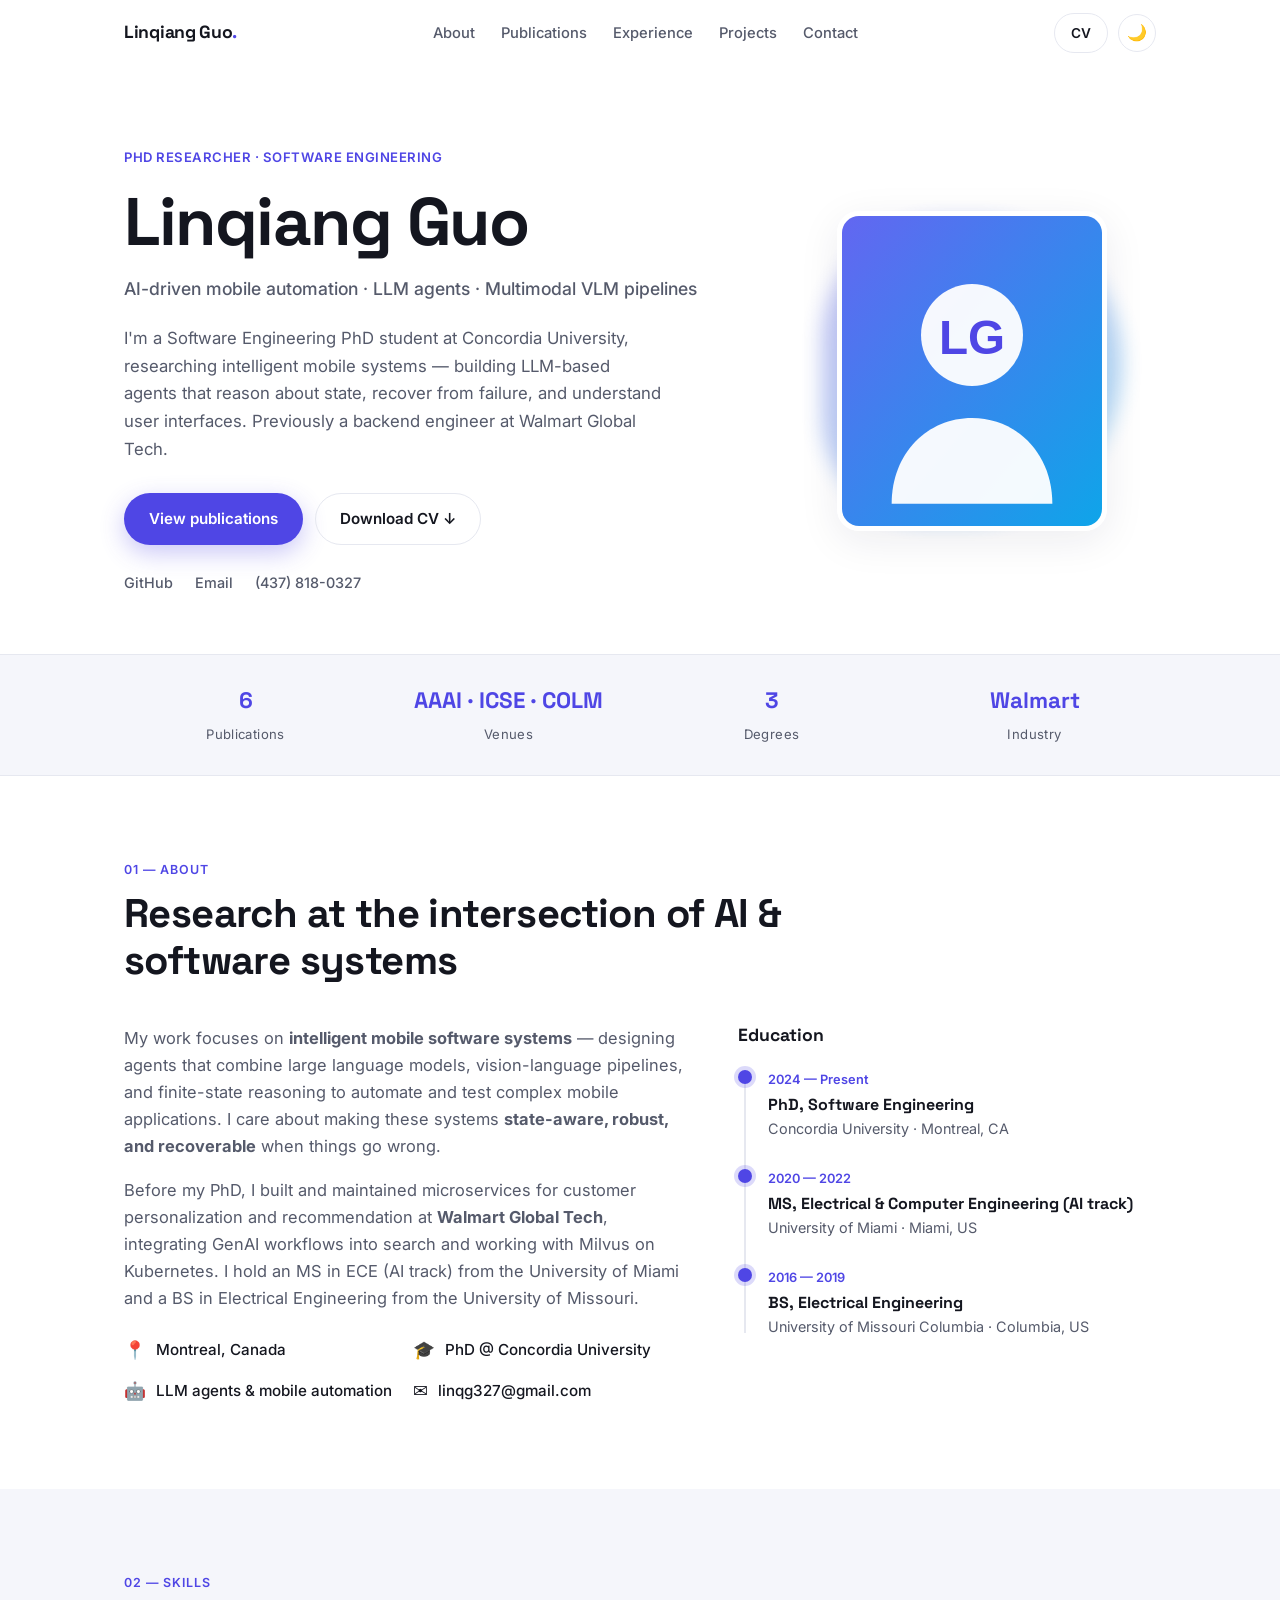
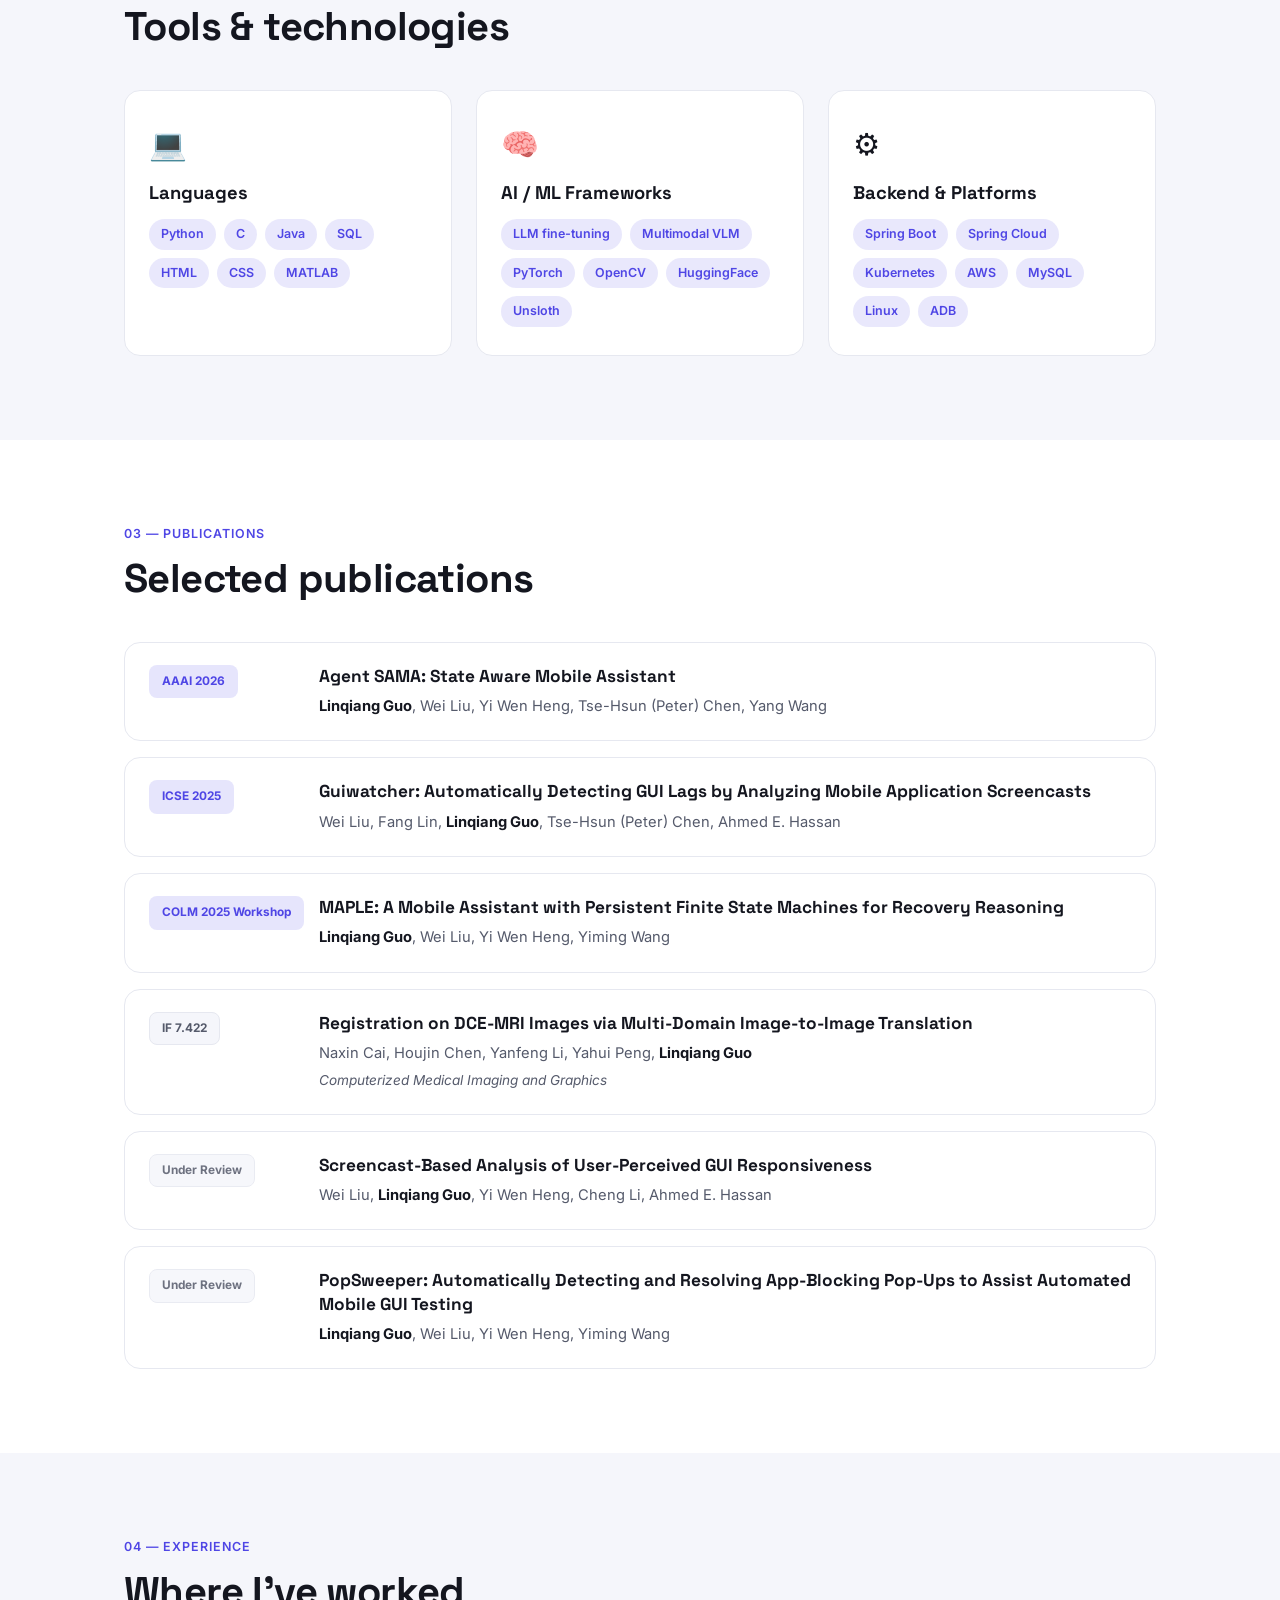
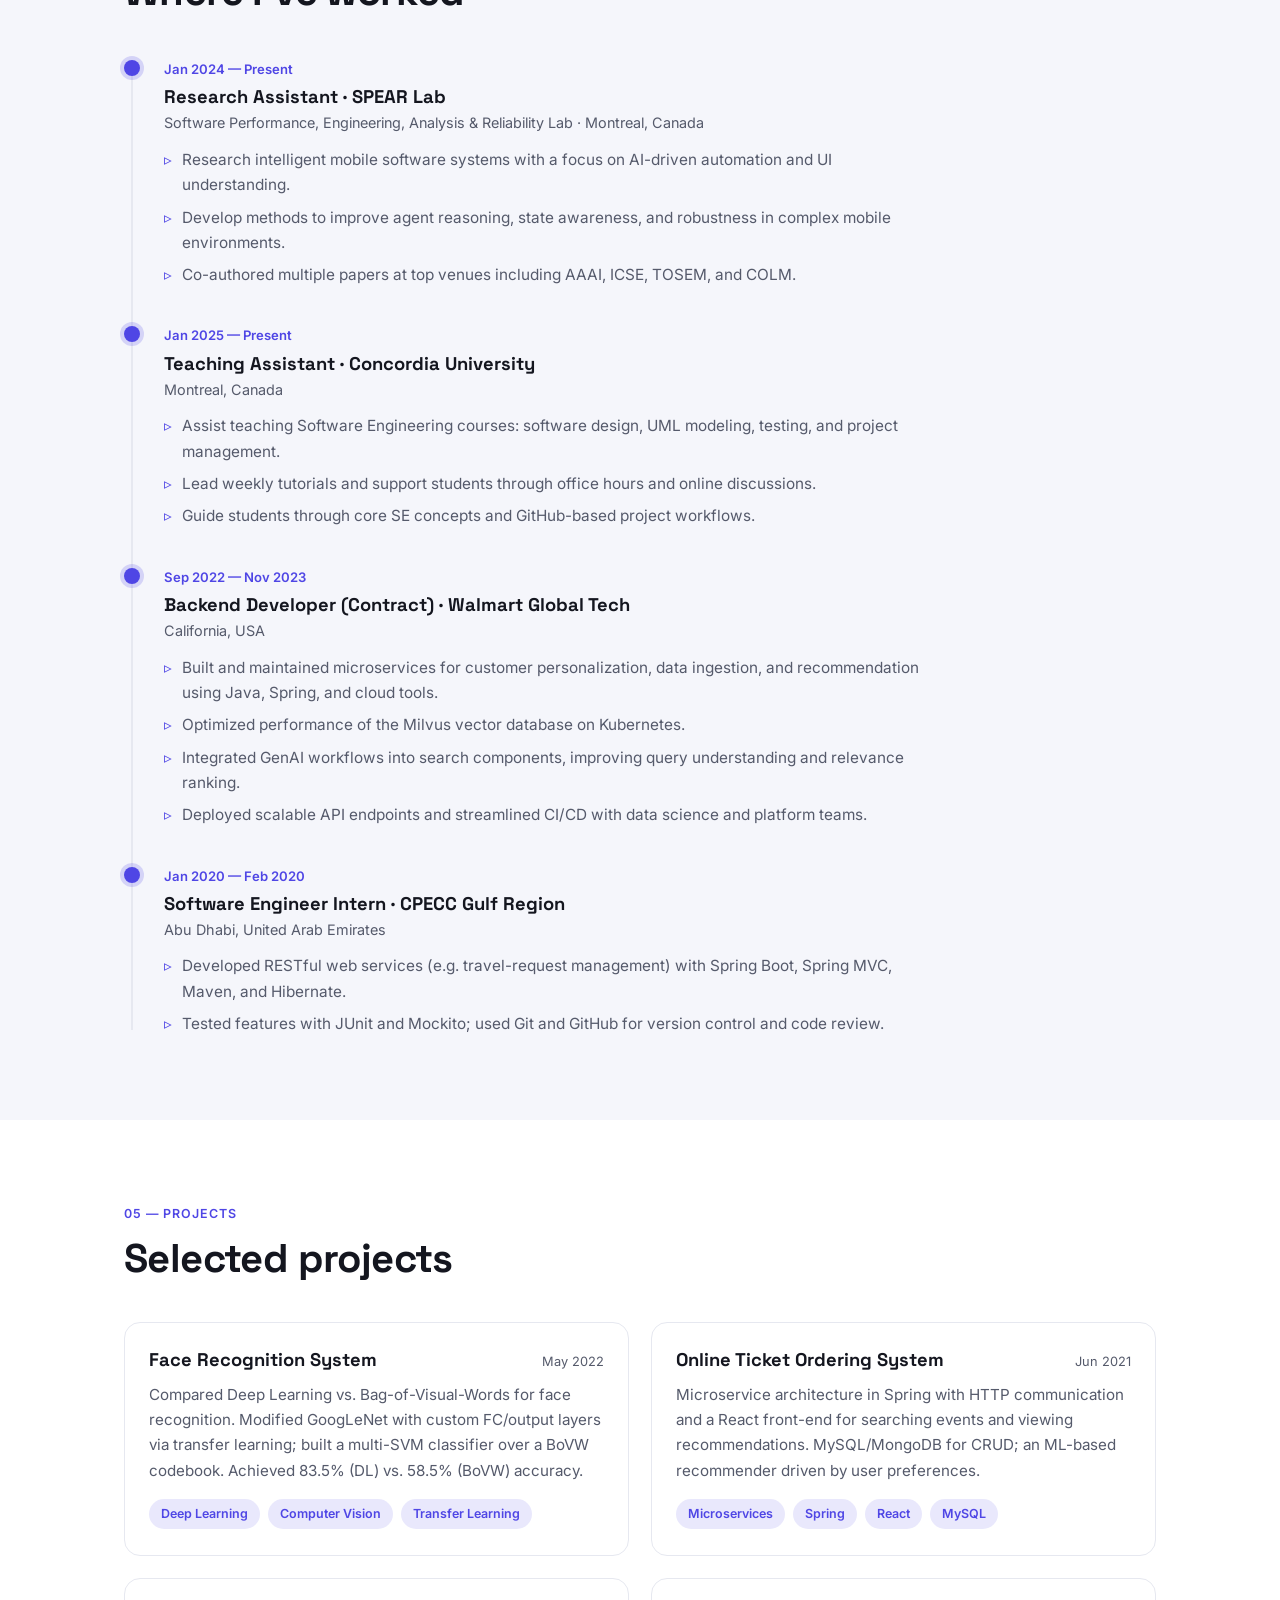
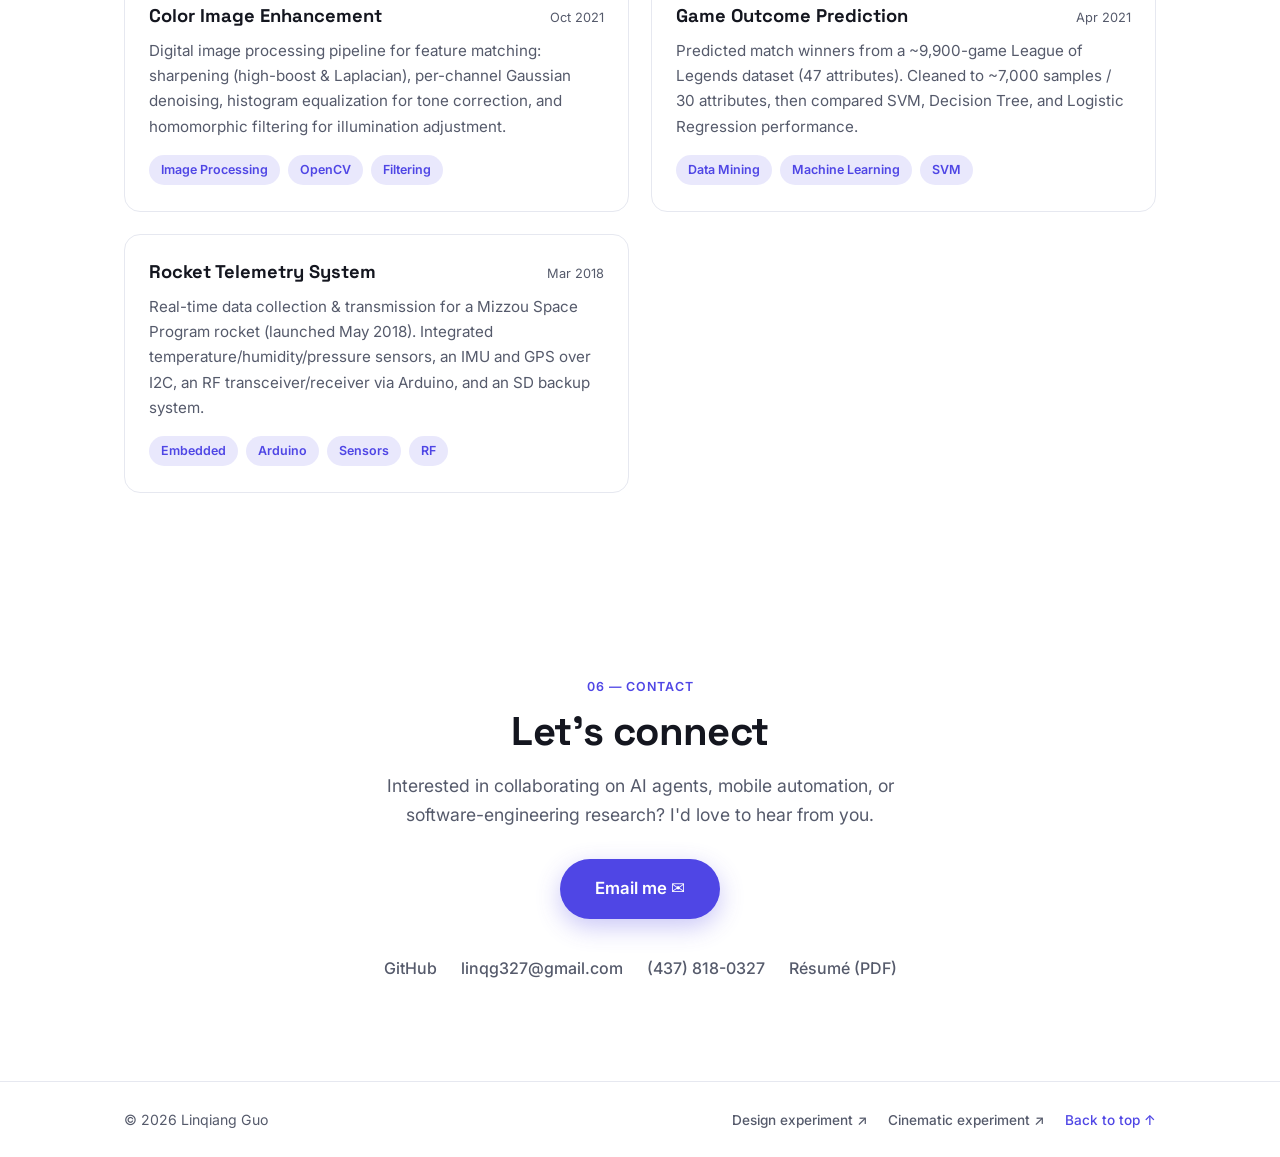
<file: classic.html>
<!DOCTYPE html>
<html lang="en">
<head>
  <meta charset="UTF-8" />
  <meta name="viewport" content="width=device-width, initial-scale=1.0" />
  <title>Linqiang Guo — Software Engineering Researcher</title>
  <meta name="description" content="Linqiang Guo — PhD researcher in Software Engineering at Concordia University. AI-driven mobile automation, LLM agents, and multimodal VLM pipelines." />
  <meta property="og:title" content="Linqiang Guo — Software Engineering Researcher" />
  <meta property="og:description" content="PhD researcher in Software Engineering. AI agents, LLM fine-tuning, and mobile automation." />
  <meta property="og:type" content="website" />
  <link rel="preconnect" href="https://fonts.googleapis.com" />
  <link rel="preconnect" href="https://fonts.gstatic.com" crossorigin />
  <link href="https://fonts.googleapis.com/css2?family=Inter:wght@400;500;600;700;800&family=Space+Grotesk:wght@500;600;700&display=swap" rel="stylesheet" />
  <link rel="icon" href="assets/img/portrait.svg" type="image/svg+xml" />
  <link rel="stylesheet" href="assets/css/style.css" />
</head>
<body>

  <!-- ===== Navigation ===== -->
  <header class="nav" id="nav">
    <div class="container nav__inner">
      <a href="#top" class="nav__brand">Linqiang&nbsp;Guo<span>.</span></a>
      <nav class="nav__links" id="navLinks" aria-label="Primary">
        <a href="#about">About</a>
        <a href="#publications">Publications</a>
        <a href="#experience">Experience</a>
        <a href="#projects">Projects</a>
        <a href="#contact">Contact</a>
      </nav>
      <div class="nav__actions">
        <a href="assets/files/Linqiang_Guo_Resume_2026.pdf" class="btn btn--sm" target="_blank" rel="noopener">CV</a>
        <button class="theme-toggle" id="themeToggle" aria-label="Toggle dark mode"><span id="themeIcon">🌙</span></button>
        <button class="nav__burger" id="navBurger" aria-label="Toggle menu"><span></span><span></span><span></span></button>
      </div>
    </div>
  </header>

  <main id="top">

    <!-- ===== Hero ===== -->
    <section class="hero">
      <div class="container hero__inner">
        <div class="hero__text">
          <p class="hero__eyebrow">PhD Researcher · Software Engineering</p>
          <h1 class="hero__title">Linqiang Guo</h1>
          <p class="hero__role">AI-driven mobile automation · LLM agents · Multimodal VLM pipelines</p>
          <p class="hero__lead">
            I'm a Software Engineering PhD student at Concordia University, researching
            intelligent mobile systems — building LLM-based agents that reason about state,
            recover from failure, and understand user interfaces. Previously a backend
            engineer at Walmart Global Tech.
          </p>
          <div class="hero__cta">
            <a href="#publications" class="btn btn--primary">View publications</a>
            <a href="assets/files/Linqiang_Guo_Resume_2026.pdf" class="btn btn--ghost" target="_blank" rel="noopener">Download CV ↓</a>
          </div>
          <div class="hero__socials">
            <a href="https://github.com/pockyitachi" target="_blank" rel="noopener">GitHub</a>
            <a href="mailto:linqg327@gmail.com">Email</a>
            <a href="tel:+14378180327">(437) 818-0327</a>
          </div>
        </div>
        <div class="hero__media">
          <div class="hero__photo-frame">
            <img src="assets/img/portrait.svg" alt="Portrait of Linqiang Guo (placeholder)" />
          </div>
          <div class="hero__blob"></div>
        </div>
      </div>
    </section>

    <!-- ===== Stats / highlights ===== -->
    <section class="strip">
      <div class="container strip__inner">
        <div class="stat"><span class="stat__num">6</span><span class="stat__label">Publications</span></div>
        <div class="stat"><span class="stat__num">AAAI · ICSE · COLM</span><span class="stat__label">Venues</span></div>
        <div class="stat"><span class="stat__num">3</span><span class="stat__label">Degrees</span></div>
        <div class="stat"><span class="stat__num">Walmart</span><span class="stat__label">Industry</span></div>
      </div>
    </section>

    <!-- ===== About ===== -->
    <section class="section" id="about">
      <div class="container">
        <p class="section__eyebrow">01 — About</p>
        <h2 class="section__title">Research at the intersection of AI &amp; software systems</h2>
        <div class="about">
          <div class="about__text">
            <p>
              My work focuses on <strong>intelligent mobile software systems</strong> — designing
              agents that combine large language models, vision-language pipelines, and
              finite-state reasoning to automate and test complex mobile applications.
              I care about making these systems <strong>state-aware, robust, and recoverable</strong>
              when things go wrong.
            </p>
            <p>
              Before my PhD, I built and maintained microservices for customer personalization
              and recommendation at <strong>Walmart Global Tech</strong>, integrating GenAI workflows
              into search and working with Milvus on Kubernetes. I hold an MS in ECE (AI track)
              from the University of Miami and a BS in Electrical Engineering from the University
              of Missouri.
            </p>
            <ul class="about__facts">
              <li><span>📍</span> Montreal, Canada</li>
              <li><span>🎓</span> PhD @ Concordia University</li>
              <li><span>🤖</span> LLM agents &amp; mobile automation</li>
              <li><span>✉️</span> linqg327@gmail.com</li>
            </ul>
          </div>
          <div class="about__edu">
            <h3 class="about__edu-title">Education</h3>
            <ol class="edu">
              <li class="edu__item">
                <div class="edu__dot"></div>
                <span class="edu__date">2024 — Present</span>
                <h4>PhD, Software Engineering</h4>
                <p>Concordia University · Montreal, CA</p>
              </li>
              <li class="edu__item">
                <div class="edu__dot"></div>
                <span class="edu__date">2020 — 2022</span>
                <h4>MS, Electrical &amp; Computer Engineering (AI track)</h4>
                <p>University of Miami · Miami, US</p>
              </li>
              <li class="edu__item">
                <div class="edu__dot"></div>
                <span class="edu__date">2016 — 2019</span>
                <h4>BS, Electrical Engineering</h4>
                <p>University of Missouri Columbia · Columbia, US</p>
              </li>
            </ol>
          </div>
        </div>
      </div>
    </section>

    <!-- ===== Skills ===== -->
    <section class="section section--alt" id="skills">
      <div class="container">
        <p class="section__eyebrow">02 — Skills</p>
        <h2 class="section__title">Tools &amp; technologies</h2>
        <div class="skills">
          <article class="skill-card">
            <div class="skill-card__icon">💻</div>
            <h3>Languages</h3>
            <ul class="tags">
              <li>Python</li><li>C</li><li>Java</li><li>SQL</li><li>HTML</li><li>CSS</li><li>MATLAB</li>
            </ul>
          </article>
          <article class="skill-card">
            <div class="skill-card__icon">🧠</div>
            <h3>AI / ML Frameworks</h3>
            <ul class="tags">
              <li>LLM fine-tuning</li><li>Multimodal VLM</li><li>PyTorch</li><li>OpenCV</li><li>HuggingFace</li><li>Unsloth</li>
            </ul>
          </article>
          <article class="skill-card">
            <div class="skill-card__icon">⚙️</div>
            <h3>Backend &amp; Platforms</h3>
            <ul class="tags">
              <li>Spring Boot</li><li>Spring Cloud</li><li>Kubernetes</li><li>AWS</li><li>MySQL</li><li>Linux</li><li>ADB</li>
            </ul>
          </article>
        </div>
      </div>
    </section>

    <!-- ===== Publications ===== -->
    <section class="section" id="publications">
      <div class="container">
        <p class="section__eyebrow">03 — Publications</p>
        <h2 class="section__title">Selected publications</h2>
        <ul class="pubs">
          <li class="pub">
            <div class="pub__venue"><span class="badge badge--accent">AAAI 2026</span></div>
            <div class="pub__body">
              <h3>Agent SAMA: State Aware Mobile Assistant</h3>
              <p class="pub__authors"><strong>Linqiang Guo</strong>, Wei Liu, Yi Wen Heng, Tse-Hsun (Peter) Chen, Yang Wang</p>
            </div>
          </li>
          <li class="pub">
            <div class="pub__venue"><span class="badge badge--accent">ICSE 2025</span></div>
            <div class="pub__body">
              <h3>Guiwatcher: Automatically Detecting GUI Lags by Analyzing Mobile Application Screencasts</h3>
              <p class="pub__authors">Wei Liu, Fang Lin, <strong>Linqiang Guo</strong>, Tse-Hsun (Peter) Chen, Ahmed E. Hassan</p>
            </div>
          </li>
          <li class="pub">
            <div class="pub__venue"><span class="badge badge--accent">COLM 2025 Workshop</span></div>
            <div class="pub__body">
              <h3>MAPLE: A Mobile Assistant with Persistent Finite State Machines for Recovery Reasoning</h3>
              <p class="pub__authors"><strong>Linqiang Guo</strong>, Wei Liu, Yi Wen Heng, Yiming Wang</p>
            </div>
          </li>
          <li class="pub">
            <div class="pub__venue"><span class="badge">IF 7.422</span></div>
            <div class="pub__body">
              <h3>Registration on DCE-MRI Images via Multi-Domain Image-to-Image Translation</h3>
              <p class="pub__authors">Naxin Cai, Houjin Chen, Yanfeng Li, Yahui Peng, <strong>Linqiang Guo</strong></p>
              <p class="pub__note">Computerized Medical Imaging and Graphics</p>
            </div>
          </li>
          <li class="pub">
            <div class="pub__venue"><span class="badge badge--muted">Under Review</span></div>
            <div class="pub__body">
              <h3>Screencast-Based Analysis of User-Perceived GUI Responsiveness</h3>
              <p class="pub__authors">Wei Liu, <strong>Linqiang Guo</strong>, Yi Wen Heng, Cheng Li, Ahmed E. Hassan</p>
            </div>
          </li>
          <li class="pub">
            <div class="pub__venue"><span class="badge badge--muted">Under Review</span></div>
            <div class="pub__body">
              <h3>PopSweeper: Automatically Detecting and Resolving App-Blocking Pop-Ups to Assist Automated Mobile GUI Testing</h3>
              <p class="pub__authors"><strong>Linqiang Guo</strong>, Wei Liu, Yi Wen Heng, Yiming Wang</p>
            </div>
          </li>
        </ul>
      </div>
    </section>

    <!-- ===== Experience ===== -->
    <section class="section section--alt" id="experience">
      <div class="container">
        <p class="section__eyebrow">04 — Experience</p>
        <h2 class="section__title">Where I've worked</h2>
        <ol class="timeline">
          <li class="timeline__item">
            <div class="timeline__dot"></div>
            <span class="timeline__date">Jan 2024 — Present</span>
            <h3>Research Assistant · SPEAR Lab</h3>
            <p class="timeline__org">Software Performance, Engineering, Analysis &amp; Reliability Lab · Montreal, Canada</p>
            <ul class="timeline__points">
              <li>Research intelligent mobile software systems with a focus on AI-driven automation and UI understanding.</li>
              <li>Develop methods to improve agent reasoning, state awareness, and robustness in complex mobile environments.</li>
              <li>Co-authored multiple papers at top venues including AAAI, ICSE, TOSEM, and COLM.</li>
            </ul>
          </li>
          <li class="timeline__item">
            <div class="timeline__dot"></div>
            <span class="timeline__date">Jan 2025 — Present</span>
            <h3>Teaching Assistant · Concordia University</h3>
            <p class="timeline__org">Montreal, Canada</p>
            <ul class="timeline__points">
              <li>Assist teaching Software Engineering courses: software design, UML modeling, testing, and project management.</li>
              <li>Lead weekly tutorials and support students through office hours and online discussions.</li>
              <li>Guide students through core SE concepts and GitHub-based project workflows.</li>
            </ul>
          </li>
          <li class="timeline__item">
            <div class="timeline__dot"></div>
            <span class="timeline__date">Sep 2022 — Nov 2023</span>
            <h3>Backend Developer (Contract) · Walmart Global Tech</h3>
            <p class="timeline__org">California, USA</p>
            <ul class="timeline__points">
              <li>Built and maintained microservices for customer personalization, data ingestion, and recommendation using Java, Spring, and cloud tools.</li>
              <li>Optimized performance of the Milvus vector database on Kubernetes.</li>
              <li>Integrated GenAI workflows into search components, improving query understanding and relevance ranking.</li>
              <li>Deployed scalable API endpoints and streamlined CI/CD with data science and platform teams.</li>
            </ul>
          </li>
          <li class="timeline__item">
            <div class="timeline__dot"></div>
            <span class="timeline__date">Jan 2020 — Feb 2020</span>
            <h3>Software Engineer Intern · CPECC Gulf Region</h3>
            <p class="timeline__org">Abu Dhabi, United Arab Emirates</p>
            <ul class="timeline__points">
              <li>Developed RESTful web services (e.g. travel-request management) with Spring Boot, Spring MVC, Maven, and Hibernate.</li>
              <li>Tested features with JUnit and Mockito; used Git and GitHub for version control and code review.</li>
            </ul>
          </li>
        </ol>
      </div>
    </section>

    <!-- ===== Projects ===== -->
    <section class="section" id="projects">
      <div class="container">
        <p class="section__eyebrow">05 — Projects</p>
        <h2 class="section__title">Selected projects</h2>
        <div class="projects">
          <article class="project-card">
            <div class="project-card__top">
              <h3>Face Recognition System</h3>
              <span class="project-card__date">May 2022</span>
            </div>
            <p>Compared Deep Learning vs. Bag-of-Visual-Words for face recognition. Modified GoogLeNet
               with custom FC/output layers via transfer learning; built a multi-SVM classifier over a
               BoVW codebook. Achieved 83.5% (DL) vs. 58.5% (BoVW) accuracy.</p>
            <ul class="tags"><li>Deep Learning</li><li>Computer Vision</li><li>Transfer Learning</li></ul>
          </article>
          <article class="project-card">
            <div class="project-card__top">
              <h3>Online Ticket Ordering System</h3>
              <span class="project-card__date">Jun 2021</span>
            </div>
            <p>Microservice architecture in Spring with HTTP communication and a React front-end for
               searching events and viewing recommendations. MySQL/MongoDB for CRUD; an ML-based
               recommender driven by user preferences.</p>
            <ul class="tags"><li>Microservices</li><li>Spring</li><li>React</li><li>MySQL</li></ul>
          </article>
          <article class="project-card">
            <div class="project-card__top">
              <h3>Color Image Enhancement</h3>
              <span class="project-card__date">Oct 2021</span>
            </div>
            <p>Digital image processing pipeline for feature matching: sharpening (high-boost &amp;
               Laplacian), per-channel Gaussian denoising, histogram equalization for tone correction,
               and homomorphic filtering for illumination adjustment.</p>
            <ul class="tags"><li>Image Processing</li><li>OpenCV</li><li>Filtering</li></ul>
          </article>
          <article class="project-card">
            <div class="project-card__top">
              <h3>Game Outcome Prediction</h3>
              <span class="project-card__date">Apr 2021</span>
            </div>
            <p>Predicted match winners from a ~9,900-game League of Legends dataset (47 attributes).
               Cleaned to ~7,000 samples / 30 attributes, then compared SVM, Decision Tree, and
               Logistic Regression performance.</p>
            <ul class="tags"><li>Data Mining</li><li>Machine Learning</li><li>SVM</li></ul>
          </article>
          <article class="project-card">
            <div class="project-card__top">
              <h3>Rocket Telemetry System</h3>
              <span class="project-card__date">Mar 2018</span>
            </div>
            <p>Real-time data collection &amp; transmission for a Mizzou Space Program rocket (launched
               May 2018). Integrated temperature/humidity/pressure sensors, an IMU and GPS over I2C,
               an RF transceiver/receiver via Arduino, and an SD backup system.</p>
            <ul class="tags"><li>Embedded</li><li>Arduino</li><li>Sensors</li><li>RF</li></ul>
          </article>
        </div>
      </div>
    </section>

    <!-- ===== Contact ===== -->
    <section class="section section--contact" id="contact">
      <div class="container">
        <p class="section__eyebrow">06 — Contact</p>
        <h2 class="section__title">Let's connect</h2>
        <p class="contact__lead">
          Interested in collaborating on AI agents, mobile automation, or software-engineering
          research? I'd love to hear from you.
        </p>
        <a href="mailto:linqg327@gmail.com" class="btn btn--primary btn--lg">Email me ✉️</a>
        <div class="contact__socials">
          <a href="https://github.com/pockyitachi" target="_blank" rel="noopener">GitHub</a>
          <a href="mailto:linqg327@gmail.com">linqg327@gmail.com</a>
          <a href="tel:+14378180327">(437) 818-0327</a>
          <a href="assets/files/Linqiang_Guo_Resume_2026.pdf" target="_blank" rel="noopener">Résumé (PDF)</a>
        </div>
      </div>
    </section>
  </main>

  <!-- ===== Footer ===== -->
  <footer class="footer">
    <div class="container footer__inner">
      <p>© <span id="year"></span> Linqiang Guo</p>
      <div class="footer__right">
        <a href="fashion/index.html">Design experiment ↗</a>
        <a href="music/index.html">Cinematic experiment ↗</a>
        <a href="#top" class="footer__top">Back to top ↑</a>
      </div>
    </div>
  </footer>

  <script src="assets/js/main.js"></script>
</body>
</html>
</file>
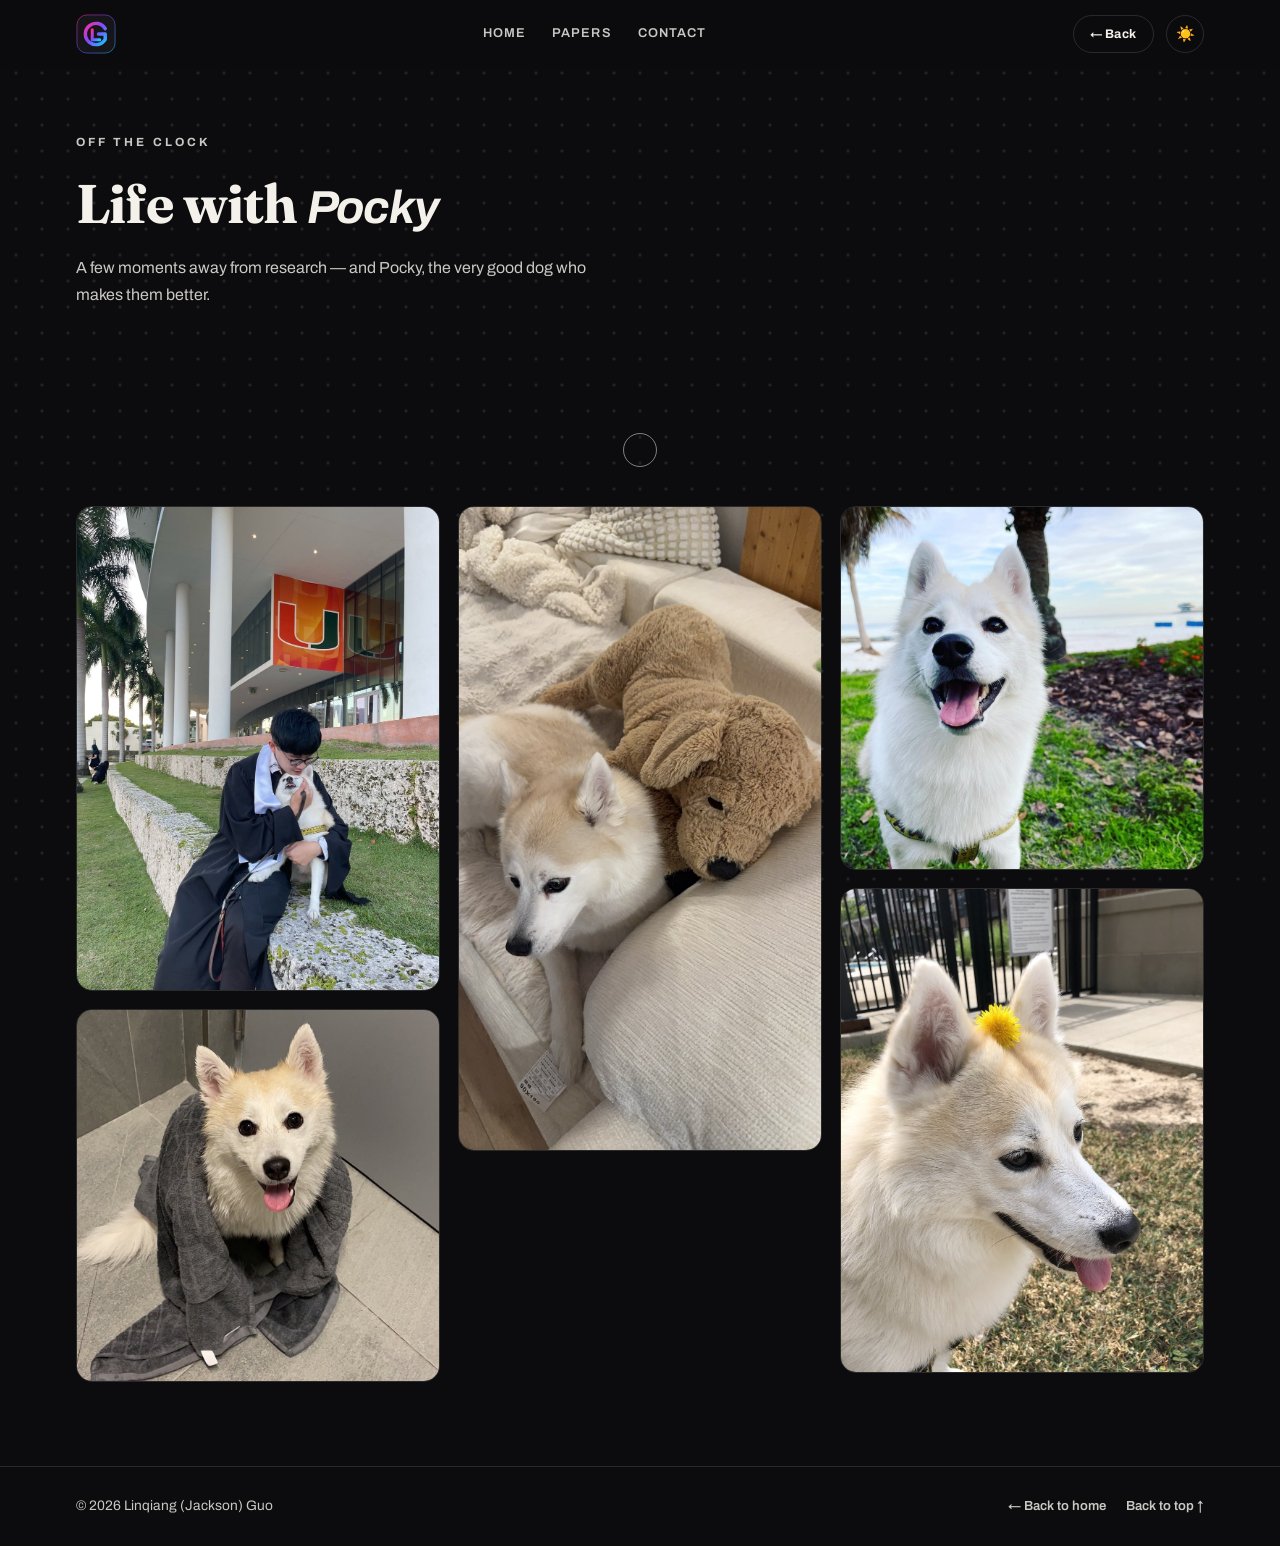
<file: life.html>
<!DOCTYPE html>
<html lang="en">
<head>
  <meta charset="UTF-8" />
  <meta name="viewport" content="width=device-width, initial-scale=1.0" />
  <title>Off the Clock — Linqiang (Jackson) Guo</title>
  <meta name="description" content="Life beyond research — coffee, walks, and my dog." />
  <link rel="preconnect" href="https://fonts.googleapis.com" />
  <link rel="preconnect" href="https://fonts.gstatic.com" crossorigin />
  <link href="https://fonts.googleapis.com/css2?family=Anton&family=Archivo:ital,wght@0,400..800;1,400..800&family=Fraunces:opsz,wght@9..144,400..700&display=swap" rel="stylesheet" />
  <link rel="icon" href="assets/img/favicon-lg.svg?v=7" type="image/svg+xml" />
  <link rel="stylesheet" href="assets/css/editorial.css?v=34" />
</head>
<body>

  <!-- intro loader -->
  <div class="loader" id="loader" aria-hidden="true">
    <div class="loader__inner">
      <span class="loader__name">Off the Clock</span>
      <span class="loader__bar"><i></i></span>
    </div>
  </div>

  <canvas class="fx-canvas" id="fxCanvas" aria-hidden="true"></canvas>
  <canvas class="meteor-canvas" id="meteorCanvas" aria-hidden="true"></canvas>

  <!-- ===== Navigation ===== -->
  <header class="nav" id="nav">
    <div class="container nav__inner">
      <a href="index.html#top" class="nav__brand" aria-label="Linqiang Guo — home">
        <img class="brandmark-img logo-dark" src="assets/img/logo-lg.svg?v=29" alt="LG" width="40" height="40" />
        <img class="brandmark-img logo-light" src="assets/img/logo-lg-light.svg?v=30" alt="" width="40" height="40" aria-hidden="true" />
      </a>
      <nav class="nav__links" id="navLinks" aria-label="Primary">
        <a href="index.html#top">Home</a>
        <a href="index.html#publications">Papers</a>
        <a href="index.html#contact">Contact</a>
      </nav>
      <div class="nav__actions">
        <a href="index.html" class="btn btn--sm">← Back</a>
        <button class="theme-toggle" id="themeToggle" aria-label="Toggle light/dark mode"><span id="themeIcon">☀️</span></button>
        <button class="nav__burger" id="navBurger" aria-label="Toggle menu"><span></span><span></span><span></span></button>
      </div>
    </div>
  </header>

  <main id="top">
    <!-- ===== Hero ===== -->
    <section class="hero life-hero">
      <div class="container">
        <p class="hero__eyebrow eyebrow">Off the Clock</p>
        <h1 class="hero__name">Life with <span class="hero__alias">Pocky</span></h1>
        <p class="hero__lede">A few moments away from research — and Pocky, the very good dog who makes them better.</p>
      </div>
    </section>

    <!-- ===== Gallery ===== -->
    <section class="section" id="gallery">
      <div class="container">
        <div class="life-gallery">
          <figure class="life-shot"><img src="assets/img/life/life-1.jpg?v=23" alt="Graduation day with Pocky" loading="lazy" /><figcaption>Graduation day with Pocky 🎓</figcaption></figure>
          <figure class="life-shot"><img src="assets/img/life/life-2.jpg?v=23" alt="Pocky wrapped in a towel" loading="lazy" /><figcaption>Pocky, fresh from the bath 🛁</figcaption></figure>
          <figure class="life-shot"><img src="assets/img/life/life-3.jpg?v=23" alt="Pocky resting on the couch" loading="lazy" /><figcaption>Couch companion</figcaption></figure>
          <figure class="life-shot"><img src="assets/img/life/life-4.jpg?v=23" alt="Pocky at the beach" loading="lazy" /><figcaption>Beach mornings 🌊</figcaption></figure>
          <figure class="life-shot"><img src="assets/img/life/life-5.jpg?v=23" alt="Pocky with a dandelion" loading="lazy" /><figcaption>Pocky &amp; the dandelions 🌼</figcaption></figure>
        </div>
      </div>
    </section>
  </main>

  <!-- ===== Footer ===== -->
  <footer class="footer">
    <div class="container footer__inner">
      <p>© <span id="year"></span> Linqiang (Jackson) Guo</p>
      <div class="footer__links">
        <a href="index.html">← Back to home</a>
        <a href="#top">Back to top ↑</a>
      </div>
    </div>
  </footer>

  <div class="cursor-ring" id="cursorRing" aria-hidden="true"></div>
  <script src="assets/js/editorial.js?v=34"></script>
</body>
</html>
</file>
<file: assets/css/editorial.css>
/* ============================================================
   Linqiang Guo — Editorial homepage (Option 2)
   Unified dark theme. A full-page interactive dot grid sits
   behind all content and reacts to the cursor everywhere.
   ============================================================ */

:root {
  --ink: #0c0c0e;          /* near-black base                  */
  --paper: #f4f1ea;        /* light text                       */
  --paper-soft: rgba(244,241,234,0.82);
  --line: rgba(244,241,234,0.13);
  /* iridescent palette used by the cursor effects */
  --c1: #ff2e9a;  --c2: #7c4dff;  --c3: #18c7ff;  --c4: #ffd23f;
  --radius: 22px;
  --maxw: 1180px;
  --font-display: "Anton", "Archivo", sans-serif;
  --font-body: "Archivo", system-ui, sans-serif;
  /* cursor position (updated by JS, viewport px) */
  --mx: 50%; --my: 40%;
}

/* ---- Light / day theme ---- */
[data-theme="light"] {
  --ink: #f4f1ea;        /* light base (used as background) */
  --paper: #18181d;      /* dark text                       */
  --paper-soft: rgba(24,24,29,0.82);
  --line: rgba(24,24,29,0.14);
}

* { margin: 0; padding: 0; box-sizing: border-box; }
html { scroll-behavior: smooth; }
body {
  font-family: var(--font-body);
  background: var(--ink);
  color: var(--paper);
  line-height: 1.65;
  -webkit-font-smoothing: antialiased;
  overflow-x: hidden;
}
.container { width: 100%; max-width: var(--maxw); margin: 0 auto; padding: 0 26px; }
a { color: inherit; text-decoration: none; }
img { display: block; max-width: 100%; }
h1, h2, h3, h4 { font-family: var(--font-display); font-weight: 400; line-height: 1; letter-spacing: 0.01em; }

/* ===== Intro loader ===== */
.loader {
  position: fixed; inset: 0; z-index: 10000; background: var(--ink);
  display: grid; place-items: center;
  transition: opacity 0.6s ease, visibility 0.6s ease;
}
.loader.is-done { opacity: 0; visibility: hidden; }
.loader__inner { text-align: center; }
.loader__name {
  display: block; font-family: var(--font-display);
  font-size: clamp(1.6rem, 5vw, 3rem); letter-spacing: 0.04em; text-transform: uppercase;
  background: linear-gradient(120deg, var(--c1), var(--c2), var(--c3));
  -webkit-background-clip: text; background-clip: text; color: transparent;
}
.loader__bar { display: block; width: 180px; height: 2px; margin: 18px auto 0; background: var(--line); border-radius: 2px; overflow: hidden; }
.loader__bar i { display: block; height: 100%; width: 0; background: linear-gradient(90deg, var(--c1), var(--c3)); animation: load 1s ease forwards; }
@keyframes load { to { width: 100%; } }

/* ===== Custom cursor (enabled by JS on fine-pointer devices) ===== */
.cursor-dot, .cursor-ring { display: none; }
.has-custom-cursor { cursor: none; }
.has-custom-cursor a, .has-custom-cursor button, .has-custom-cursor .portrait { cursor: none; }
.has-custom-cursor .cursor-dot, .has-custom-cursor .cursor-ring {
  display: block; position: fixed; top: 0; left: 0; z-index: 9999; pointer-events: none;
  border-radius: 50%; transform: translate(-50%, -50%); will-change: transform;
}
.has-custom-cursor .cursor-dot { width: 6px; height: 6px; background: var(--paper); }
.has-custom-cursor .cursor-ring {
  width: 34px; height: 34px; border: 1.5px solid color-mix(in srgb, var(--paper) 50%, transparent);
  transition: width 0.2s ease, height 0.2s ease, background 0.2s ease, border-color 0.2s ease;
}
.has-custom-cursor .cursor-ring.is-hover { width: 56px; height: 56px; border-color: transparent; background: rgba(124,77,255,0.2); }

/* full-page dot-grid canvas behind everything */
.fx-canvas { position: fixed; inset: 0; width: 100%; height: 100%; z-index: 0; pointer-events: none; }
/* meteor cursor canvas — above all content */
.meteor-canvas { position: fixed; inset: 0; width: 100%; height: 100%; z-index: 9990; pointer-events: none; }
/* keep all real content above the canvas */
.nav, main, .footer { position: relative; z-index: 1; }

.eyebrow {
  font-family: var(--font-body); font-size: 0.74rem; font-weight: 700;
  letter-spacing: 0.26em; text-transform: uppercase; color: var(--paper-soft);
}

.bigtitle { font-size: clamp(1.9rem, 5vw, 3.6rem); text-transform: uppercase; margin-bottom: 8px; }
.section__head { margin-bottom: 44px; }
.section__head .eyebrow { display: block; margin-bottom: 14px; }

/* ===== Buttons ===== */
.btn {
  display: inline-block; padding: 13px 26px; border-radius: 999px;
  font-family: var(--font-body); font-weight: 700; font-size: 0.9rem;
  letter-spacing: 0.04em; cursor: pointer; border: 1.5px solid transparent;
  transition: transform 0.18s, box-shadow 0.2s, background 0.2s, color 0.2s, border-color 0.2s;
}
.btn:hover { transform: translateY(-2px); }
.btn--primary {
  color: #0c0c0e;
  background: linear-gradient(120deg, var(--c1), var(--c2), var(--c3));
  background-size: 200% 200%; box-shadow: 0 10px 30px rgba(124,77,255,0.35);
  animation: shift 6s ease infinite;
}
@keyframes shift { 0%,100% { background-position: 0% 50%; } 50% { background-position: 100% 50%; } }
.btn--ghost { border-color: var(--line); color: var(--paper); }
.btn--ghost:hover { border-color: var(--paper); }
.btn--sm { padding: 8px 16px; font-size: 0.78rem; border-color: var(--line); }
.btn--sm:hover { border-color: var(--paper); }
.btn--lg { padding: 16px 36px; font-size: 1rem; }

/* ===== Nav ===== */
.nav {
  position: sticky; top: 0; z-index: 100;
  backdrop-filter: blur(12px);
  background: color-mix(in srgb, var(--ink) 72%, transparent);
  border-bottom: 1px solid transparent; transition: border-color 0.3s;
}
.nav.scrolled { border-bottom-color: var(--line); }
.nav__inner { display: flex; align-items: center; justify-content: space-between; height: 68px; }
.nav__brand { display: inline-flex; align-items: center; }
.brandmark-img { display: block; width: 40px; height: 40px; transition: transform 0.2s ease; }
.nav__brand:hover .brandmark-img { transform: translateY(-1px) rotate(-3deg); }
/* day / night logo swap */
.brandmark-img.logo-light { display: none; }
[data-theme="light"] .brandmark-img.logo-dark { display: none; }
[data-theme="light"] .brandmark-img.logo-light { display: block; }
.nav__links { display: flex; gap: 26px; }
.nav__links a {
  font-size: 0.8rem; font-weight: 600; letter-spacing: 0.08em; text-transform: uppercase;
  color: var(--paper-soft); position: relative; transition: color 0.2s;
}
.nav__links a:hover { color: var(--paper); }
.nav__links a::after { content: ""; position: absolute; left: 0; bottom: -6px; height: 2px; width: 0; background: linear-gradient(90deg, var(--c1), var(--c3)); transition: width 0.25s; }
.nav__links a:hover::after { width: 100%; }
.nav__actions { display: flex; align-items: center; gap: 12px; }
.theme-toggle {
  width: 38px; height: 38px; border-radius: 50%; border: 1px solid var(--line);
  background: transparent; color: var(--paper); cursor: pointer; font-size: 0.95rem;
  line-height: 1; display: grid; place-items: center;
  transition: border-color 0.2s, transform 0.2s;
}
.theme-toggle:hover { border-color: var(--paper); transform: rotate(18deg); }
.nav__burger { display: none; flex-direction: column; gap: 5px; background: none; border: 0; cursor: pointer; padding: 6px; }
.nav__burger span { width: 24px; height: 2px; background: var(--paper); border-radius: 2px; }

/* ===== Hero ===== */
.hero { position: relative; padding: 64px 0 84px; }
.hero__inner { position: relative; z-index: 1; display: grid; grid-template-columns: 1.2fr 0.8fr; gap: 46px; align-items: center; }
.hero__eyebrow { color: var(--paper-soft); margin-bottom: 18px; }
.hero__eyebrow b { color: var(--paper); }
/* giant name filled with cursor-following iridescent colour (toned down in size) */
.hero__name {
  font-family: "Fraunces", Georgia, serif;
  font-weight: 700; font-optical-sizing: auto; font-style: normal;
  font-size: clamp(1.4rem, 5.4vw, 3.4rem); line-height: 1.2; letter-spacing: -0.015em;
  text-transform: none; white-space: nowrap; margin-bottom: 14px; padding-bottom: 0.1em;
  overflow: visible;
  background: radial-gradient(circle 340px at var(--mx) var(--my),
              var(--c1) 0%, var(--c2) 26%, var(--c3) 50%, var(--paper) 74%);
  -webkit-background-clip: text; background-clip: text; color: transparent;
  -webkit-text-fill-color: transparent;
}
.hero__alias { font-family: "Archivo", sans-serif; font-size: 0.85em; font-weight: 700; font-style: italic; }
.hero__role { font-size: 1.08rem; color: var(--paper-soft); font-weight: 500; max-width: 520px; margin-bottom: 16px; }
.hero__lede { font-size: 1rem; color: var(--paper-soft); max-width: 520px; margin-bottom: 30px; }
.hero__cta { display: flex; gap: 12px; flex-wrap: wrap; margin-bottom: 26px; }
.hero__socials { display: flex; gap: 22px; flex-wrap: wrap; }
.hero__socials a { font-size: 0.85rem; font-weight: 600; letter-spacing: 0.04em; color: var(--paper-soft); transition: color 0.2s; }
.hero__socials a:hover { color: var(--paper); }

/* portrait — full colour with a subtle iridescent frame */
.hero__media { display: grid; place-items: center; }
.portrait {
  width: 300px; height: 360px; border-radius: 24px; padding: 3px;
  background: linear-gradient(135deg, var(--c1), var(--c2), var(--c3));
  box-shadow: 0 30px 70px rgba(0,0,0,0.5); overflow: hidden;
}
.portrait img {
  width: 100%; height: 100%; object-fit: cover; object-position: center 18%;
  border-radius: 21px; display: block; transition: transform 0.5s ease;
}
.portrait:hover img { transform: scale(1.04); }

/* ===== Sections (all transparent so the dot grid shows through) ===== */
.section { padding: 84px 0; position: relative; }
.section + .section, .section--paper { border-top: 1px solid var(--line); }

/* ===== About / statement ===== */
.statement { font-size: clamp(1.5rem, 3.6vw, 2.7rem); line-height: 1.15; max-width: 920px; font-family: var(--font-display); text-transform: uppercase; }
.statement em { font-style: normal; background: linear-gradient(120deg, var(--c1), var(--c2), var(--c3)); -webkit-background-clip: text; background-clip: text; color: transparent; }
.about-grid { display: grid; grid-template-columns: 1.1fr 0.9fr; gap: 48px; margin-top: 44px; }
.about-grid p { color: var(--paper-soft); margin-bottom: 16px; }
.about-grid strong { color: var(--paper); }
.facts { list-style: none; display: grid; grid-template-columns: 1fr 1fr; gap: 12px; margin-top: 20px; }
.facts li { display: flex; gap: 10px; align-items: center; font-weight: 600; font-size: 0.95rem; }

/* timeline (education / experience) */
.tl-title { font-family: var(--font-display); font-size: 1.4rem; text-transform: uppercase; margin-bottom: 22px; }
.tl { list-style: none; position: relative; }
.tl::before { content: ""; position: absolute; left: 6px; top: 6px; bottom: 6px; width: 2px; background: var(--paper); opacity: 0.14; }
.tl__item { position: relative; padding-left: 30px; padding-bottom: 26px; }
.tl__item:last-child { padding-bottom: 0; }
.tl__dot { position: absolute; left: 0; top: 5px; width: 14px; height: 14px; border-radius: 50%; background: linear-gradient(120deg, var(--c1), var(--c3)); }
.tl__date { font-size: 0.8rem; font-weight: 700; letter-spacing: 0.04em; color: var(--paper-soft); }
.tl__item h4 { font-family: var(--font-body); font-weight: 700; font-size: 1.02rem; margin: 4px 0 2px; }
.tl__item p { font-size: 0.92rem; color: var(--paper-soft); }
.tl__points { list-style: none; margin-top: 8px; display: flex; flex-direction: column; gap: 6px; }
.tl__points li { position: relative; padding-left: 16px; font-size: 0.94rem; color: var(--paper-soft); }
.tl__points li::before { content: "▹"; position: absolute; left: 0; color: var(--c3); }

/* ===== Skills ===== */
.skills { display: grid; grid-template-columns: repeat(3, 1fr); gap: 22px; }
.skill { border: 1px solid var(--line); border-radius: var(--radius); padding: 28px 24px; background: rgba(255,255,255,0.02); transition: transform 0.25s, border-color 0.25s; }
.skill:hover { transform: translateY(-5px); border-color: rgba(244,241,234,0.3); }
.skill__icon { font-size: 1.8rem; margin-bottom: 12px; }
.skill h3 { font-family: var(--font-body); font-weight: 700; font-size: 1.1rem; margin-bottom: 16px; }
.tags { list-style: none; display: flex; flex-wrap: wrap; gap: 8px; }
.tags li { font-size: 0.76rem; font-weight: 700; padding: 5px 12px; border-radius: 999px; background: color-mix(in srgb, var(--c2) 18%, transparent); color: #c7b8ff; }
[data-theme="light"] .tags li { background: rgba(124,77,255,0.14); color: #4a2fb8; }

/* ===== Publications — numbered editorial list ===== */
.pubs { list-style: none; counter-reset: pub; }
.pub { counter-increment: pub; display: grid; grid-template-columns: 64px 150px 1fr; gap: 20px; align-items: start; padding: 24px 0; border-top: 1px solid var(--line); transition: padding-left 0.3s; }
.pub:last-child { border-bottom: 1px solid var(--line); }
.pub:hover { padding-left: 10px; }
.pub__no { font-family: var(--font-display); font-size: 1.6rem; opacity: 0.4; }
.pub__no::before { content: counter(pub, decimal-leading-zero); }
.pub__venue .badge { display: inline-block; font-family: var(--font-body); font-size: 0.72rem; font-weight: 700; padding: 6px 12px; border-radius: 8px; white-space: nowrap; }
.badge--hot { background: linear-gradient(120deg, var(--c1), var(--c2)); color: #fff; }
.badge--soft { border: 1px solid var(--line); color: var(--paper-soft); }
a.badge { text-decoration: none; transition: color 0.2s ease, border-color 0.2s ease; }
a.badge--soft:hover { color: var(--paper); border-color: color-mix(in srgb, var(--paper) 40%, transparent); }
.pub__body h3 { font-family: var(--font-body); font-weight: 700; font-size: 1.08rem; line-height: 1.35; margin-bottom: 6px; }
.pub__authors { font-size: 0.92rem; color: var(--paper-soft); }
.pub__authors strong { color: var(--paper); }
.pub__note { font-size: 0.84rem; font-style: italic; color: var(--paper-soft); margin-top: 4px; }

/* ===== News ===== */
.news { list-style: none; }
.news__item { display: grid; grid-template-columns: 130px 1fr; gap: 22px; align-items: baseline; padding: 18px 0; border-top: 1px solid var(--line); }
.news__item:last-child { border-bottom: 1px solid var(--line); }
.news__date { position: relative; padding-left: 18px; font-weight: 700; font-size: 0.85rem; letter-spacing: 0.04em; color: var(--paper); white-space: nowrap; }
.news__date::before { content: ""; position: absolute; left: 0; top: 0.45em; width: 9px; height: 9px; border-radius: 50%; background: linear-gradient(120deg, var(--c1), var(--c3)); }
.news__text { color: var(--paper-soft); font-size: 1rem; }
.news__text strong { color: var(--paper); font-weight: 700; }
.news__text em { font-style: normal; background: linear-gradient(120deg, var(--c1), var(--c2), var(--c3)); -webkit-background-clip: text; background-clip: text; color: transparent; font-weight: 700; }

/* ===== Life portal (homepage entry to the life gallery) ===== */
.portal {
  display: grid; grid-template-columns: 1.05fr 0.95fr; align-items: stretch;
  border: 1px solid var(--line); border-radius: var(--radius); overflow: hidden;
  background: rgba(255,255,255,0.02); text-decoration: none; color: inherit;
  transition: border-color 0.3s ease, transform 0.3s ease, box-shadow 0.3s ease;
}
.portal:hover { border-color: color-mix(in srgb, var(--paper) 30%, transparent); transform: translateY(-4px); box-shadow: 0 24px 60px rgba(0,0,0,0.28); }
.portal__media { overflow: hidden; }
.portal__media img { width: 100%; height: 100%; min-height: 300px; object-fit: cover; display: block; transition: transform 0.6s ease; }
.portal:hover .portal__media img { transform: scale(1.05); }
.portal__body { padding: clamp(28px, 4vw, 48px); display: flex; flex-direction: column; justify-content: center; }
.portal__title { font-family: var(--font-display); font-size: clamp(1.8rem, 4vw, 3rem); line-height: 1; text-transform: uppercase; margin-bottom: 16px; }
.portal__text { color: var(--paper-soft); margin-bottom: 24px; max-width: 360px; }
.portal__cta { display: inline-flex; align-items: center; gap: 8px; font-weight: 700; letter-spacing: 0.04em; color: var(--paper); }
.portal__arrow { transition: transform 0.3s ease; }
.portal:hover .portal__arrow { transform: translate(4px, -4px); }
@media (max-width: 760px) { .portal { grid-template-columns: 1fr; } }

/* ===== Life gallery (life.html) ===== */
.life-gallery { columns: 3 260px; column-gap: 18px; }
.life-shot { position: relative; break-inside: avoid; margin: 0 0 18px; border-radius: 16px; overflow: hidden; border: 1px solid var(--line); animation: lifeIn 0.6s ease both; }
.life-shot:nth-child(2) { animation-delay: 0.07s; }
.life-shot:nth-child(3) { animation-delay: 0.14s; }
.life-shot:nth-child(4) { animation-delay: 0.21s; }
.life-shot:nth-child(5) { animation-delay: 0.28s; }
@keyframes lifeIn { from { opacity: 0; transform: translateY(16px); } to { opacity: 1; transform: none; } }
.life-shot img { width: 100%; display: block; transition: transform 0.6s ease; }
.life-shot:hover img { transform: scale(1.05); }
.life-shot figcaption {
  position: absolute; left: 0; right: 0; bottom: 0; padding: 16px 18px;
  font-weight: 600; color: #fff; background: linear-gradient(transparent, rgba(0,0,0,0.65));
  opacity: 0; transform: translateY(8px); transition: opacity 0.3s ease, transform 0.3s ease;
}
.life-shot:hover figcaption { opacity: 1; transform: none; }

/* ===== Contact ===== */
.contact { text-align: center; }
.contact .bigtitle { font-size: clamp(2.4rem, 7vw, 5rem); background: radial-gradient(circle 380px at var(--mx) var(--my), var(--c1), var(--c2) 30%, var(--c3) 55%, var(--paper) 78%); -webkit-background-clip: text; background-clip: text; color: transparent; }
.contact__lead { color: var(--paper-soft); font-size: 1.1rem; max-width: 540px; margin: 14px auto 30px; }
.contact__socials { display: flex; justify-content: center; gap: 24px; margin-top: 36px; flex-wrap: wrap; }
.contact__socials a { font-weight: 600; color: var(--paper-soft); transition: color 0.2s; }
.contact__socials a:hover { color: var(--paper); }

/* ===== Footer ===== */
.footer { border-top: 1px solid var(--line); padding: 28px 0; }
.footer__inner { display: flex; justify-content: space-between; align-items: center; flex-wrap: wrap; gap: 14px; }
.footer p { color: var(--paper-soft); font-size: 0.86rem; }
.footer__links { display: flex; gap: 20px; flex-wrap: wrap; }
.footer__links a { font-size: 0.82rem; color: var(--paper-soft); font-weight: 600; transition: color 0.2s; }
.footer__links a:hover { color: var(--paper); }

/* ===== Reveal on scroll ===== */
[data-reveal] { opacity: 0; transform: translateY(26px); transition: opacity 0.7s ease, transform 0.7s ease; }
[data-reveal].is-visible { opacity: 1; transform: none; }

/* ===== Responsive ===== */
@media (max-width: 880px) {
  .hero__inner { grid-template-columns: 1fr; text-align: center; }
  .hero__cta, .hero__socials { justify-content: center; }
  .hero__role, .hero__lede { margin-left: auto; margin-right: auto; }
  .hero__media { order: -1; margin-bottom: 18px; }
  .about-grid { grid-template-columns: 1fr; gap: 34px; }
  .facts { grid-template-columns: 1fr; }
  .skills { grid-template-columns: 1fr; }
  .pub { grid-template-columns: 1fr; gap: 8px; }
  .pub__no { font-size: 1.2rem; }
  .pub__venue { grid-column: auto; }
  .news__item { grid-template-columns: 1fr; gap: 4px; }

  .nav__links {
    position: fixed; inset: 68px 0 auto 0; flex-direction: column; gap: 0;
    background: var(--ink); border-bottom: 1px solid var(--line);
    padding: 10px 26px; transform: translateY(-140%); transition: transform 0.3s ease;
  }
  .nav__links.open { transform: translateY(0); }
  .nav__links a { padding: 14px 0; border-bottom: 1px solid var(--line); }
  .nav__burger { display: flex; }
}

@media (max-width: 480px) {
  /* let the long name wrap instead of overflowing on small phones */
  .hero__name { white-space: normal; }
  .container { padding: 0 18px; }
  .section { padding: 64px 0; }
  .hero { padding: 48px 0 60px; }
  .nav__inner { height: 60px; }
  .nav__actions { gap: 8px; }
}

@media (prefers-reduced-motion: reduce) {
  * { animation: none !important; transition-duration: 0.001ms !important; scroll-behavior: auto !important; }
  .fx-canvas { display: none; }
  .meteor-canvas { display: none; }
  .loader { display: none; }
}
</file>
<file: fashion/style.css>
/* ============================================================
   ATELIER — Fashion Portfolio
   Editorial / premium / mostly monochrome with selective colour.
   Tweak the tokens in :root to re-theme.
   ============================================================ */

:root {
  --ink: #111010;          /* near-black text / dark sections   */
  --paper: #f3efe9;        /* off-white light sections          */
  --paper-2: #e7e0d7;
  --blush: #d9879f;        /* dusty pink accent                 */
  --beige: #cdbBa4;        /* warm beige accent                 */
  --line: rgba(17,16,16,0.14);
  --radius: 26px;
  --maxw: 1240px;
  --font-display: "Anton", "Archivo", sans-serif;
  --font-body: "Archivo", system-ui, sans-serif;
}

* { margin: 0; padding: 0; box-sizing: border-box; }

html { scroll-behavior: smooth; }

body {
  font-family: var(--font-body);
  color: var(--ink);
  background: var(--ink);
  line-height: 1.6;
  -webkit-font-smoothing: antialiased;
}

img { display: block; max-width: 100%; }
a { color: inherit; text-decoration: none; }

.eyebrow {
  font-size: 0.72rem; font-weight: 700; letter-spacing: 0.28em;
  text-transform: uppercase; color: var(--ink); opacity: 0.6;
}
.eyebrow--light { color: var(--paper); opacity: 0.65; }

/* Big editorial headline utility */
.bigline {
  font-family: var(--font-display);
  font-size: clamp(2.6rem, 8vw, 6.4rem);
  line-height: 0.92; letter-spacing: 0.01em; text-transform: uppercase;
}
.bigline--center { text-align: center; }

/* ============================================================
   1. HERO
   ============================================================ */
.hero { padding: 14px; background: var(--paper); }
.hero__frame {
  position: relative;
  min-height: calc(100vh - 28px);
  background: var(--ink);
  border-radius: var(--radius);
  overflow: hidden;
  display: flex; flex-direction: column;
  color: var(--paper);
}

/* nav */
.nav {
  position: relative; z-index: 6;
  display: flex; align-items: center; justify-content: space-between;
  padding: 26px 34px;
}
.nav__logo { font-weight: 800; letter-spacing: 0.04em; font-size: 1.05rem; }
.nav__logo span { color: var(--blush); }
.nav__links { list-style: none; display: flex; gap: 30px; }
.nav__links a {
  font-size: 0.82rem; font-weight: 600; letter-spacing: 0.06em;
  text-transform: uppercase; opacity: 0.8; transition: opacity 0.2s;
}
.nav__links a:hover { opacity: 1; }
.nav__btn {
  border: 1px solid rgba(243,239,233,0.4); border-radius: 999px;
  padding: 9px 20px; font-size: 0.78rem; font-weight: 600;
  text-transform: uppercase; letter-spacing: 0.06em;
  transition: background 0.25s, color 0.25s;
}
.nav__btn:hover { background: var(--paper); color: var(--ink); }
.nav__burger { display: none; flex-direction: column; gap: 5px; background: none; border: 0; cursor: pointer; }
.nav__burger span { width: 26px; height: 2px; background: var(--paper); }

/* oversized background word */
.hero__display {
  position: absolute; left: 50%; top: 46%;
  transform: translate(-50%, -50%);
  font-family: var(--font-display);
  font-size: clamp(4rem, 22vw, 17rem);
  letter-spacing: 0.02em; line-height: 1;
  color: transparent;
  -webkit-text-stroke: 1px rgba(243,239,233,0.22);
  text-stroke: 1px rgba(243,239,233,0.22);
  white-space: nowrap; z-index: 1; user-select: none;
}

/* supporting asides */
.hero__aside { position: absolute; z-index: 4; max-width: 230px; }
.hero__aside--left { left: 34px; bottom: 90px; }
.hero__aside--right { right: 34px; top: 120px; }
.hero__kicker { font-style: italic; opacity: 0.85; margin-bottom: 8px; }
.hero__lede { font-size: 0.85rem; opacity: 0.7; line-height: 1.5; }

/* circular stamp */
.stamp { position: relative; width: 120px; height: 120px; animation: spin 18s linear infinite; }
.stamp svg { width: 100%; height: 100%; }
.stamp text { fill: var(--paper); font-size: 9px; letter-spacing: 0.18em; opacity: 0.75; font-weight: 600; }
.stamp__core {
  position: absolute; inset: 0; display: grid; place-items: center;
  color: var(--blush); font-size: 1.3rem;
}
@keyframes spin { to { transform: rotate(360deg); } }

/* hero portrait — anchored bottom-centre, overlapping the big word */
.hero-image {
  position: absolute; bottom: 0; left: 50%;
  transform: translateX(-50%);
  height: 86%; width: auto; z-index: 3;
  cursor: crosshair;
}
.hero-image img {
  position: absolute; bottom: 0; left: 50%;
  transform: translateX(-50%);
  height: 100%; width: auto; max-width: none;
  object-fit: contain; user-select: none; -webkit-user-drag: none;
}
.hero-bw { filter: grayscale(100%) contrast(1.02); }
/* colour layer is fully masked out until the cursor paints it in */
.hero-color {
  pointer-events: none;
  -webkit-mask-repeat: no-repeat; mask-repeat: no-repeat;
  -webkit-mask-image: radial-gradient(circle 0px at 50% 50%, #000 0%, transparent 100%);
  mask-image: radial-gradient(circle 0px at 50% 50%, #000 0%, transparent 100%);
  transition: -webkit-mask-position 0.12s ease-out, mask-position 0.12s ease-out;
  will-change: mask-image;
}

.hero__scrollcue {
  position: absolute; left: 50%; bottom: 18px; transform: translateX(-50%);
  z-index: 5; font-size: 0.75rem; letter-spacing: 0.2em; text-transform: uppercase;
  opacity: 0.6;
}

/* ============================================================
   2. ABOUT
   ============================================================ */
.about { background: var(--paper); color: var(--ink); padding: 110px 34px; }
.about__head {
  max-width: var(--maxw); margin: 0 auto 50px;
  display: flex; justify-content: space-between; gap: 40px; flex-wrap: wrap;
}
.about__intro { max-width: 440px; font-size: 1.05rem; }
.about .bigline { max-width: var(--maxw); margin: 0 auto; text-align: center; }

.about__grid {
  max-width: var(--maxw); margin: 56px auto 0;
  display: grid; grid-template-columns: repeat(4, 1fr); gap: 22px;
  align-items: start;
}
.about__card { border-radius: var(--radius); overflow: hidden; background: var(--paper-2); }
.about__card img { width: 100%; height: 100%; object-fit: cover; filter: grayscale(100%); transition: filter 0.5s, transform 0.6s; }
.about__card:hover img { filter: grayscale(0%); transform: scale(1.04); }
/* staggered offsets for editorial rhythm */
.about__card--a { aspect-ratio: 3/4; margin-top: 40px; }
.about__card--b { aspect-ratio: 3/5; }
.about__card--c { aspect-ratio: 3/4; margin-top: 64px; }
.about__card--d { aspect-ratio: 3/5; margin-top: 18px; }

/* ============================================================
   3. SKILLS
   ============================================================ */
.skills { background: var(--ink); color: var(--paper); padding: 110px 34px; }
.skills__top { max-width: var(--maxw); margin: 0 auto; }
.skills__title { font-family: var(--font-display); font-size: clamp(2rem, 5vw, 3.6rem); line-height: 1; margin-top: 14px; text-transform: uppercase; }

.skills__indicator {
  max-width: var(--maxw); margin: 54px auto; position: relative;
  display: flex; align-items: center; gap: 0; justify-content: space-between;
}
.skills__indicator::before {
  content: ""; position: absolute; left: 0; right: 0; top: 50%; height: 1px;
  background: rgba(243,239,233,0.25);
}
.blob {
  position: relative; width: 26px; height: 26px; background: rgba(243,239,233,0.5);
  border-radius: 60% 40% 55% 45%; transform: rotate(0deg);
}
.blob--active { background: var(--blush); width: 40px; height: 40px; box-shadow: 0 0 0 8px rgba(217,135,159,0.18); }

.skills__row {
  max-width: var(--maxw); margin: 0 auto;
  display: grid; grid-template-columns: 220px 1fr; gap: 40px; align-items: baseline;
  padding: 34px 0; border-top: 1px solid rgba(243,239,233,0.16);
}
.skills__pct { font-family: var(--font-display); font-size: clamp(3rem, 8vw, 6rem); line-height: 0.9; color: var(--beige); }
.skills__detail h3 { font-family: var(--font-display); font-size: clamp(1.4rem, 3vw, 2.2rem); letter-spacing: 0.02em; }
.skills__detail p { opacity: 0.7; max-width: 420px; margin-top: 8px; }

/* ============================================================
   4. CREATIONS / CAROUSEL
   ============================================================ */
.creations { background: var(--paper); color: var(--ink); padding: 110px 34px; overflow: hidden; }
.creations__head { max-width: var(--maxw); margin: 0 auto 14px; text-align: center; }
.creations__head .eyebrow { display: block; margin-bottom: 14px; }

.carousel { max-width: var(--maxw); margin: 40px auto 0; overflow: hidden; }
.carousel__track {
  display: flex; gap: 24px;
  transition: transform 0.6s cubic-bezier(0.2, 0.8, 0.2, 1);
}
.slide {
  flex: 0 0 calc((100% - 48px) / 3); /* 3 up on desktop */
  border-radius: var(--radius); overflow: hidden; background: var(--paper-2);
}
.slide img { width: 100%; aspect-ratio: 3/4; object-fit: cover; filter: grayscale(100%); transition: filter 0.5s, transform 0.6s; }
.slide:hover img { filter: grayscale(0%); transform: scale(1.04); }
.slide figcaption { padding: 14px 16px; font-weight: 600; font-size: 0.9rem; }

.carousel__nav { display: flex; justify-content: center; gap: 14px; margin-top: 34px; }
.carousel__btn {
  width: 52px; height: 52px; border-radius: 50%; border: 1px solid var(--line);
  background: transparent; font-size: 1.1rem; cursor: pointer;
  transition: background 0.25s, color 0.25s, transform 0.2s;
}
.carousel__btn:hover { background: var(--ink); color: var(--paper); }
.carousel__btn:active { transform: scale(0.94); }

/* ============================================================
   5. CIRCULAR STATEMENT
   ============================================================ */
.statement { background: var(--ink); color: var(--paper); padding: 120px 34px; display: grid; place-items: center; }
.statement__ring { position: relative; width: min(86vw, 460px); aspect-ratio: 1; display: grid; place-items: center; }
.statement__text { position: absolute; inset: 0; width: 100%; height: 100%; animation: spin 30s linear infinite; }
.statement__text text { fill: var(--paper); font-size: 13.5px; letter-spacing: 0.16em; font-weight: 600; opacity: 0.85; }
.statement__portrait {
  width: 62%; aspect-ratio: 1; border-radius: 50%; overflow: hidden;
  box-shadow: 0 30px 80px rgba(0,0,0,0.5);
}
.statement__portrait img { width: 100%; height: 100%; object-fit: cover; filter: grayscale(100%); }

/* ============================================================
   6. TESTIMONIALS
   ============================================================ */
.testi { background: var(--paper); color: var(--ink); padding: 110px 34px; }
.testi__title { font-family: var(--font-display); font-size: clamp(3rem, 12vw, 9rem); text-align: center; line-height: 0.9; margin-bottom: 60px; }
.testi__grid {
  max-width: 1040px; margin: 0 auto;
  display: grid; grid-template-columns: repeat(2, 1fr); gap: 30px;
}
.petal {
  position: relative; padding: 40px 36px;
  border-radius: 60px 60px 60px 10px;
  box-shadow: 0 18px 50px rgba(17,16,16,0.08);
}
.petal:nth-child(2) { border-radius: 60px 60px 10px 60px; margin-top: 40px; }
.petal:nth-child(3) { border-radius: 60px 10px 60px 60px; }
.petal:nth-child(4) { border-radius: 10px 60px 60px 60px; margin-top: 40px; }
.petal--white { background: #fff; }
.petal--pink { background: #f6dfe5; }
.petal__stars { color: var(--blush); letter-spacing: 0.2em; font-size: 0.9rem; }
.petal p { font-size: 1.1rem; margin: 14px 0 18px; }
.petal cite { font-style: normal; font-weight: 700; opacity: 0.7; }

/* ============================================================
   7. FOOTER
   ============================================================ */
.footer { background: var(--ink); color: var(--paper); padding: 90px 34px 40px; position: relative; overflow: hidden; }
.footer__top {
  max-width: var(--maxw); margin: 0 auto;
  display: flex; justify-content: space-between; flex-wrap: wrap; gap: 10px;
  position: relative; z-index: 3;
}
.footer__big { font-family: var(--font-display); font-size: clamp(2.4rem, 8vw, 6rem); line-height: 0.9; }
.footer__big--right { text-align: right; align-self: flex-end; }
.footer__display {
  position: absolute; left: 50%; bottom: 70px; transform: translateX(-50%);
  font-family: var(--font-display); font-size: clamp(5rem, 24vw, 19rem);
  color: transparent; -webkit-text-stroke: 1px rgba(243,239,233,0.14);
  white-space: nowrap; z-index: 1; user-select: none;
}
.footer__portrait {
  position: relative; z-index: 2; width: min(60vw, 320px);
  margin: 30px auto 40px; border-radius: var(--radius) var(--radius) 0 0; overflow: hidden;
}
.footer__portrait img { width: 100%; filter: grayscale(100%); }
.footer__bar {
  position: relative; z-index: 3; max-width: var(--maxw); margin: 0 auto;
  display: flex; align-items: center; justify-content: space-between; gap: 18px;
  padding-top: 26px; border-top: 1px solid rgba(243,239,233,0.16); flex-wrap: wrap;
}
.footer__links { list-style: none; display: flex; gap: 24px; }
.footer__links a, .footer__home { font-size: 0.85rem; font-weight: 600; opacity: 0.8; transition: opacity 0.2s; }
.footer__links a:hover, .footer__home:hover { opacity: 1; }
.footer__copy { font-size: 0.8rem; opacity: 0.6; }

/* ============================================================
   Scroll reveal
   ============================================================ */
.reveal { opacity: 0; transform: translateY(28px); transition: opacity 0.7s ease, transform 0.7s ease; }
.reveal.is-visible { opacity: 1; transform: none; }

/* ============================================================
   Responsive
   ============================================================ */
@media (max-width: 900px) {
  .nav__links, .nav__btn { display: none; }
  .nav__burger { display: flex; }
  .nav__links.open {
    display: flex; flex-direction: column; gap: 18px;
    position: absolute; top: 74px; left: 16px; right: 16px; z-index: 9;
    background: var(--ink); border: 1px solid rgba(243,239,233,0.2);
    border-radius: 18px; padding: 22px;
  }
  .hero__aside { position: static; max-width: none; padding: 0 8px; }
  .hero__aside--right { display: none; }
  .about__grid { grid-template-columns: repeat(2, 1fr); }
  .about__card--a, .about__card--c, .about__card--d { margin-top: 0; }
  .slide { flex: 0 0 calc((100% - 24px) / 2); } /* 2 up tablet */
  .skills__row { grid-template-columns: 1fr; gap: 8px; }
  .testi__grid { grid-template-columns: 1fr; }
  .petal:nth-child(n) { margin-top: 0; }
}

@media (max-width: 560px) {
  .about__grid { grid-template-columns: 1fr; }
  .slide { flex: 0 0 100%; } /* 1 up mobile */
  .footer__top { flex-direction: column; }
  .footer__big--right { text-align: left; align-self: flex-start; }
}

@media (prefers-reduced-motion: reduce) {
  * { animation: none !important; transition-duration: 0.001ms !important; scroll-behavior: auto !important; }
}
</file>
<file: music/style.css>
/* ============================================================
   SIVERT HØYEM — Cinematic Artist Site
   Dark, moody, nature-inspired, image-dominant, minimal UI.
   ============================================================ */

:root {
  --bg: #0e1411;          /* very dark green / black            */
  --bg-2: #0a0f0c;
  --ink: #eef0ec;
  --ink-soft: rgba(238,240,236,0.62);
  --line: rgba(238,240,236,0.14);
  --accent: #8a9b88;      /* muted sage                         */
  --maxw: 1200px;
  --font-head: "Oswald", sans-serif;
  --font-serif: "Cormorant Garamond", serif;
  --font-body: "Oswald", system-ui, sans-serif;
}

* { margin: 0; padding: 0; box-sizing: border-box; }

html { scroll-behavior: smooth; }

body {
  font-family: var(--font-body);
  background: var(--bg);
  color: var(--ink);
  line-height: 1.6;
  -webkit-font-smoothing: antialiased;
}

img { display: block; max-width: 100%; }
a { color: inherit; text-decoration: none; }

.wrap { max-width: var(--maxw); margin: 0 auto; padding: 0 32px; }

.kicker {
  font-size: 0.74rem; letter-spacing: 0.34em; text-transform: uppercase;
  color: var(--accent); font-weight: 500; margin-bottom: 16px;
}
.head {
  font-family: var(--font-serif); font-weight: 500;
  font-size: clamp(2.2rem, 5vw, 4rem); line-height: 1.05;
  margin-bottom: 50px; letter-spacing: 0.01em;
}

/* ============================================================
   HERO
   ============================================================ */
.hero { position: relative; height: 100vh; min-height: 600px; overflow: hidden; }
.hero__bg {
  position: absolute; inset: -8% 0; /* extra height for parallax travel */
  background: url("images/hero.jpg") center/cover no-repeat;
  will-change: transform; z-index: 1;
}
.hero__overlay {
  position: absolute; inset: 0; z-index: 2;
  background: linear-gradient(rgba(0,0,0,0.35), rgba(0,0,0,0.6));
}

/* nav (top-right) */
.nav { position: absolute; top: 0; right: 0; z-index: 5; padding: 34px 40px; }
.nav__links { list-style: none; display: flex; gap: 30px; }
.nav__links a {
  font-size: 0.82rem; letter-spacing: 0.18em; text-transform: uppercase;
  color: var(--ink); opacity: 0.82; transition: opacity 0.3s;
}
.nav__links a:hover { opacity: 1; }
.nav__burger { display: none; flex-direction: column; gap: 6px; background: none; border: 0; cursor: pointer; }
.nav__burger span { width: 28px; height: 2px; background: var(--ink); }

/* artist name (top-left) */
.hero__name { position: absolute; top: 0; left: 0; z-index: 5; padding: 90px 40px; }
.hero__name h1 {
  font-family: var(--font-head); font-weight: 700;
  font-size: clamp(2.6rem, 7vw, 5.4rem); line-height: 0.92;
  letter-spacing: 0.02em; text-transform: uppercase;
}

/* left social / listen panel */
.panel { margin-top: 40px; }
.panel__label {
  font-size: 0.7rem; letter-spacing: 0.28em; text-transform: uppercase;
  color: var(--ink-soft); margin: 18px 0 10px;
}
.panel__row { display: flex; gap: 16px; }
.ic { width: 22px; height: 22px; opacity: 0.85; transition: opacity 0.3s, transform 0.3s; }
.ic svg { width: 100%; height: 100%; fill: var(--ink); }
.ic:hover { opacity: 1; transform: translateY(-2px); }

.hero__scroll {
  position: absolute; left: 50%; bottom: 30px; transform: translateX(-50%);
  z-index: 5; font-size: 0.72rem; letter-spacing: 0.3em; text-transform: uppercase;
  color: var(--ink-soft); animation: fade 3s ease-in-out infinite;
}
@keyframes fade { 0%,100% { opacity: 0.4; } 50% { opacity: 0.9; } }

/* ============================================================
   LATEST MUSIC
   ============================================================ */
.music { background: var(--bg); padding: 120px 0; }
.albums { display: grid; grid-template-columns: repeat(3, 1fr); gap: 32px; }
.album__art { position: relative; border-radius: 6px; overflow: hidden; }
.album__art img {
  width: 100%; aspect-ratio: 1; object-fit: cover;
  transition: transform 1.2s ease; /* slow cinematic zoom */
}
.album__art::after {
  content: ""; position: absolute; inset: 0;
  background: rgba(0,0,0,0.35); transition: opacity 0.6s ease;
}
.album:hover .album__art img { transform: scale(1.07); }
.album:hover .album__art::after { opacity: 0; }
.album__play {
  position: absolute; z-index: 2; left: 50%; top: 50%; transform: translate(-50%, -50%);
  width: 64px; height: 64px; border-radius: 50%; border: 1px solid rgba(238,240,236,0.6);
  background: rgba(0,0,0,0.3); color: var(--ink); font-size: 1.1rem; cursor: pointer;
  opacity: 0; transition: opacity 0.5s ease, background 0.3s;
}
.album:hover .album__play { opacity: 1; }
.album__play:hover { background: rgba(0,0,0,0.6); }
.album h3 { font-family: var(--font-serif); font-size: 1.5rem; font-weight: 500; margin-top: 18px; }
.album p { color: var(--ink-soft); font-size: 0.82rem; letter-spacing: 0.12em; text-transform: uppercase; }

/* ============================================================
   LIVE TOUR
   ============================================================ */
.live { background: var(--bg-2); padding: 120px 0; }
.tour { list-style: none; }
.tour__row {
  display: grid; grid-template-columns: 1fr 1.4fr 1fr auto; gap: 24px; align-items: center;
  padding: 26px 6px; border-top: 1px solid var(--line);
  transition: background 0.4s, padding-left 0.4s;
}
.tour__row:last-child { border-bottom: 1px solid var(--line); }
.tour__row:hover { background: rgba(238,240,236,0.03); padding-left: 18px; }
.tour__city { font-family: var(--font-serif); font-size: 1.6rem; font-weight: 500; }
.tour__venue { color: var(--ink-soft); }
.tour__date { color: var(--ink-soft); letter-spacing: 0.08em; }
.tour__btn {
  justify-self: end; border: 1px solid var(--line); border-radius: 999px;
  padding: 10px 24px; font-size: 0.74rem; letter-spacing: 0.18em; text-transform: uppercase;
  transition: background 0.3s, color 0.3s;
}
.tour__btn:hover { background: var(--ink); color: var(--bg); }

/* ============================================================
   VIDEO
   ============================================================ */
.video { background: var(--bg); padding: 120px 0; }
.video__frame {
  position: relative; border-radius: 8px; overflow: hidden; aspect-ratio: 16/9;
  cursor: pointer;
}
.video__frame img { width: 100%; height: 100%; object-fit: cover; }
.video__frame iframe { width: 100%; height: 100%; border: 0; }
.video__frame::after {
  content: ""; position: absolute; inset: 0; background: rgba(0,0,0,0.3);
  transition: opacity 0.5s; pointer-events: none;
}
.video__frame:hover::after { opacity: 0; }
.video__play {
  position: absolute; z-index: 2; left: 50%; top: 50%; transform: translate(-50%, -50%);
  width: 92px; height: 92px; border-radius: 50%; cursor: pointer;
  border: 1px solid rgba(238,240,236,0.7); background: rgba(0,0,0,0.25);
  color: var(--ink); font-size: 1.6rem; transition: transform 0.4s, background 0.3s;
}
.video__play:hover { transform: translate(-50%, -50%) scale(1.08); background: rgba(0,0,0,0.5); }

/* ============================================================
   GALLERY
   ============================================================ */
.gallery { background: var(--bg-2); padding: 120px 0; }
.gallery__grid { display: grid; grid-template-columns: repeat(3, 1fr); gap: 18px; }
.shot { overflow: hidden; border-radius: 6px; position: relative; }
.shot img {
  width: 100%; aspect-ratio: 4/5; object-fit: cover;
  transition: transform 1.2s ease;
}
.shot::after { content: ""; position: absolute; inset: 0; background: rgba(0,0,0,0.32); transition: opacity 0.6s; }
.shot:hover img { transform: scale(1.06); }
.shot:hover::after { opacity: 0; }
.shot:nth-child(4) { grid-column: span 2; }
.shot:nth-child(4) img { aspect-ratio: 8/5; }

/* ============================================================
   FOOTER
   ============================================================ */
.footer { background: var(--bg); padding: 90px 0 40px; border-top: 1px solid var(--line); }
.footer__inner { display: flex; align-items: center; justify-content: space-between; gap: 24px; flex-wrap: wrap; }
.footer__name { font-family: var(--font-head); font-size: 1.4rem; letter-spacing: 0.1em; text-transform: uppercase; }
.footer__links { list-style: none; display: flex; gap: 28px; }
.footer__links a { font-size: 0.78rem; letter-spacing: 0.16em; text-transform: uppercase; color: var(--ink-soft); transition: color 0.3s; }
.footer__links a:hover { color: var(--ink); }
.footer__back { font-size: 0.78rem; letter-spacing: 0.16em; text-transform: uppercase; color: var(--ink-soft); transition: color 0.3s; }
.footer__back:hover { color: var(--ink); }
.footer__copy { text-align: center; margin-top: 50px; color: var(--ink-soft); font-size: 0.74rem; letter-spacing: 0.12em; }

/* ============================================================
   Scroll reveal (slow fade-up)
   ============================================================ */
.reveal { opacity: 0; transform: translateY(34px); transition: opacity 1.1s ease, transform 1.1s ease; }
.reveal.is-visible { opacity: 1; transform: none; }

/* ============================================================
   Responsive
   ============================================================ */
@media (max-width: 900px) {
  .nav__burger { display: flex; }
  .nav__links {
    display: none; position: absolute; top: 70px; right: 24px;
    flex-direction: column; gap: 18px; background: rgba(14,20,17,0.96);
    border: 1px solid var(--line); border-radius: 14px; padding: 22px 26px;
  }
  .nav__links.open { display: flex; }
  .hero__name { padding: 70px 28px; }
  .albums { grid-template-columns: 1fr; max-width: 420px; margin: 0 auto; }
  .gallery__grid { grid-template-columns: 1fr 1fr; }
  .shot:nth-child(4) { grid-column: span 2; }
  .tour__row { grid-template-columns: 1fr auto; row-gap: 6px; }
  .tour__venue, .tour__date { grid-column: 1 / -1; }
  .tour__btn { grid-row: 1; grid-column: 2; }
}

@media (max-width: 560px) {
  .gallery__grid { grid-template-columns: 1fr; }
  .shot:nth-child(4) { grid-column: span 1; }
  .shot:nth-child(4) img { aspect-ratio: 4/5; }
}

@media (prefers-reduced-motion: reduce) {
  * { animation: none !important; transition-duration: 0.001ms !important; scroll-behavior: auto !important; }
  .hero__bg { transform: none !important; }
}
</file>
<file: assets/css/style.css>
/* ============================================================
   Linqiang Guo — Personal Homepage
   Professional / academic / developer portfolio.
   Edit the tokens in :root to re-theme.
   ============================================================ */

:root {
  --bg: #ffffff;
  --bg-alt: #f5f6fb;
  --surface: #ffffff;
  --text: #14161f;
  --text-soft: #555a6b;
  --border: #e6e8f0;
  --accent: #4f46e5;       /* indigo */
  --accent-soft: #6366f1;
  --accent-2: #0ea5e9;     /* sky   */
  --shadow: 0 10px 40px rgba(20, 22, 60, 0.08);
  --radius: 16px;
  --maxw: 1080px;
  --font-body: "Inter", system-ui, -apple-system, sans-serif;
  --font-head: "Space Grotesk", "Inter", sans-serif;
}

[data-theme="dark"] {
  --bg: #0d0f17;
  --bg-alt: #141723;
  --surface: #181b28;
  --text: #eef0f7;
  --text-soft: #9aa0b4;
  --border: #262a3a;
  --accent: #818cf8;
  --accent-soft: #6366f1;
  --accent-2: #38bdf8;
  --shadow: 0 10px 40px rgba(0, 0, 0, 0.45);
}

* { margin: 0; padding: 0; box-sizing: border-box; }
html { scroll-behavior: smooth; }
body {
  font-family: var(--font-body);
  background: var(--bg);
  color: var(--text);
  line-height: 1.65;
  -webkit-font-smoothing: antialiased;
  transition: background 0.3s ease, color 0.3s ease;
}
.container { width: 100%; max-width: var(--maxw); margin: 0 auto; padding: 0 24px; }
a { color: inherit; text-decoration: none; }
h1, h2, h3, h4 { font-family: var(--font-head); line-height: 1.18; }
img { max-width: 100%; display: block; }

/* ===== Buttons ===== */
.btn {
  display: inline-block; padding: 12px 24px; border-radius: 999px;
  font-weight: 600; font-size: 0.95rem; cursor: pointer;
  border: 1.5px solid transparent;
  transition: transform 0.18s ease, box-shadow 0.18s ease, background 0.18s, color 0.18s, border-color 0.18s;
}
.btn:hover { transform: translateY(-2px); }
.btn--primary { background: var(--accent); color: #fff; box-shadow: 0 8px 24px rgba(79, 70, 229, 0.3); }
.btn--ghost { border-color: var(--border); color: var(--text); }
.btn--ghost:hover { border-color: var(--accent); color: var(--accent); }
.btn--sm { padding: 8px 16px; font-size: 0.85rem; border-color: var(--border); }
.btn--sm:hover { border-color: var(--accent); color: var(--accent); }
.btn--lg { padding: 15px 34px; font-size: 1.05rem; }

/* ===== Navigation ===== */
.nav {
  position: sticky; top: 0; z-index: 100;
  backdrop-filter: blur(12px);
  background: color-mix(in srgb, var(--bg) 82%, transparent);
  border-bottom: 1px solid transparent; transition: border-color 0.3s, background 0.3s;
}
.nav.scrolled { border-bottom-color: var(--border); }
.nav__inner { display: flex; align-items: center; justify-content: space-between; height: 66px; }
.nav__brand { font-family: var(--font-head); font-weight: 700; font-size: 1.1rem; letter-spacing: -0.3px; }
.nav__brand span { color: var(--accent); }
.nav__links { display: flex; gap: 26px; }
.nav__links a { font-weight: 500; font-size: 0.92rem; color: var(--text-soft); position: relative; transition: color 0.2s; }
.nav__links a:hover { color: var(--text); }
.nav__links a::after { content: ""; position: absolute; left: 0; bottom: -6px; height: 2px; width: 0; background: var(--accent); transition: width 0.25s; }
.nav__links a:hover::after { width: 100%; }
.nav__actions { display: flex; align-items: center; gap: 10px; }
.theme-toggle {
  width: 38px; height: 38px; border-radius: 50%; border: 1px solid var(--border);
  background: var(--surface); cursor: pointer; font-size: 1rem; line-height: 1;
  display: grid; place-items: center; transition: transform 0.2s, border-color 0.2s;
}
.theme-toggle:hover { transform: rotate(20deg); border-color: var(--accent); }
.nav__burger { display: none; flex-direction: column; gap: 5px; background: none; border: none; cursor: pointer; padding: 6px; }
.nav__burger span { width: 24px; height: 2px; background: var(--text); border-radius: 2px; }

/* ===== Hero ===== */
.hero { padding: 80px 0 60px; }
.hero__inner { display: grid; grid-template-columns: 1.25fr 0.75fr; gap: 50px; align-items: center; }
.hero__eyebrow { color: var(--accent); font-weight: 600; letter-spacing: 0.04em; margin-bottom: 14px; text-transform: uppercase; font-size: 0.82rem; }
.hero__title { font-size: clamp(2.6rem, 6vw, 4.2rem); letter-spacing: -1.5px; margin-bottom: 12px; }
.hero__role { font-size: 1.1rem; color: var(--text-soft); font-weight: 500; margin-bottom: 22px; }
.hero__lead { font-size: 1.05rem; color: var(--text-soft); max-width: 540px; margin-bottom: 30px; }
.hero__cta { display: flex; gap: 12px; flex-wrap: wrap; margin-bottom: 26px; }
.hero__socials { display: flex; gap: 22px; flex-wrap: wrap; }
.hero__socials a { font-size: 0.9rem; font-weight: 500; color: var(--text-soft); transition: color 0.2s; }
.hero__socials a:hover { color: var(--accent); }
.hero__media { position: relative; display: grid; place-items: center; }
.hero__photo-frame {
  position: relative; z-index: 2; width: 270px; height: 320px; border-radius: 22px;
  overflow: hidden; box-shadow: var(--shadow); border: 5px solid var(--surface);
}
.hero__photo-frame img { width: 100%; height: 100%; object-fit: cover; }
.hero__blob {
  position: absolute; z-index: 1; width: 300px; height: 300px; border-radius: 46% 54% 60% 40%;
  background: linear-gradient(135deg, var(--accent), var(--accent-2));
  filter: blur(10px); opacity: 0.32; animation: blob 9s ease-in-out infinite;
}
@keyframes blob { 0%,100% { border-radius: 46% 54% 60% 40%; transform: rotate(0deg) scale(1); } 50% { border-radius: 60% 40% 45% 55%; transform: rotate(12deg) scale(1.05); } }

/* ===== Stat strip ===== */
.strip { border-top: 1px solid var(--border); border-bottom: 1px solid var(--border); background: var(--bg-alt); }
.strip__inner { display: grid; grid-template-columns: repeat(4, 1fr); gap: 20px; padding: 28px 24px; }
.stat { text-align: center; }
.stat__num { display: block; font-family: var(--font-head); font-weight: 700; font-size: 1.4rem; color: var(--accent); }
.stat__label { font-size: 0.82rem; color: var(--text-soft); letter-spacing: 0.03em; }

/* ===== Sections ===== */
.section { padding: 84px 0; }
.section--alt { background: var(--bg-alt); }
.section__eyebrow { color: var(--accent); font-weight: 600; letter-spacing: 1px; text-transform: uppercase; font-size: 0.78rem; margin-bottom: 10px; }
.section__title { font-size: clamp(1.7rem, 3.6vw, 2.5rem); letter-spacing: -0.6px; margin-bottom: 40px; max-width: 760px; }

/* ===== About ===== */
.about { display: grid; grid-template-columns: 1.15fr 0.85fr; gap: 48px; }
.about__text p { color: var(--text-soft); margin-bottom: 16px; font-size: 1.03rem; }
.about__facts { list-style: none; display: grid; grid-template-columns: 1fr 1fr; gap: 12px; margin-top: 22px; }
.about__facts li { display: flex; align-items: center; gap: 10px; font-weight: 500; font-size: 0.95rem; }
.about__facts span { font-size: 1.1rem; }
.about__edu-title { font-size: 1.1rem; margin-bottom: 20px; }
.edu { list-style: none; position: relative; }
.edu::before { content: ""; position: absolute; left: 6px; top: 6px; bottom: 6px; width: 2px; background: var(--border); }
.edu__item { position: relative; padding-left: 30px; padding-bottom: 24px; }
.edu__item:last-child { padding-bottom: 0; }
.edu__dot { position: absolute; left: 0; top: 5px; width: 14px; height: 14px; border-radius: 50%; background: var(--accent); box-shadow: 0 0 0 4px color-mix(in srgb, var(--accent) 20%, transparent); }
.edu__date { font-size: 0.8rem; font-weight: 600; color: var(--accent); }
.edu__item h4 { font-size: 1rem; margin: 4px 0 2px; }
.edu__item p { color: var(--text-soft); font-size: 0.9rem; }

/* ===== Skills ===== */
.skills { display: grid; grid-template-columns: repeat(3, 1fr); gap: 24px; }
.skill-card { background: var(--surface); border: 1px solid var(--border); border-radius: var(--radius); padding: 28px 24px; transition: transform 0.25s, box-shadow 0.25s, border-color 0.25s; }
.skill-card:hover { transform: translateY(-5px); box-shadow: var(--shadow); border-color: var(--accent-soft); }
.skill-card__icon { font-size: 1.9rem; margin-bottom: 12px; }
.skill-card h3 { font-size: 1.15rem; margin-bottom: 16px; }
.tags { list-style: none; display: flex; flex-wrap: wrap; gap: 8px; }
.tags li { font-size: 0.78rem; font-weight: 600; padding: 5px 12px; border-radius: 999px; background: color-mix(in srgb, var(--accent) 12%, transparent); color: var(--accent); }

/* ===== Publications ===== */
.pubs { list-style: none; display: flex; flex-direction: column; gap: 16px; }
.pub { display: grid; grid-template-columns: 150px 1fr; gap: 20px; align-items: start; padding: 22px 24px; background: var(--surface); border: 1px solid var(--border); border-radius: var(--radius); transition: transform 0.2s, box-shadow 0.2s, border-color 0.2s; }
.pub:hover { transform: translateX(4px); box-shadow: var(--shadow); border-color: var(--accent-soft); }
.pub__body h3 { font-size: 1.08rem; margin-bottom: 6px; line-height: 1.35; }
.pub__authors { color: var(--text-soft); font-size: 0.92rem; }
.pub__authors strong { color: var(--text); }
.pub__note { color: var(--text-soft); font-size: 0.85rem; font-style: italic; margin-top: 4px; }
.badge { display: inline-block; font-size: 0.74rem; font-weight: 700; padding: 6px 12px; border-radius: 8px; background: var(--bg-alt); color: var(--text-soft); border: 1px solid var(--border); white-space: nowrap; }
.badge--accent { background: color-mix(in srgb, var(--accent) 14%, transparent); color: var(--accent); border-color: transparent; }
.badge--muted { opacity: 0.85; }

/* ===== Timeline (experience) ===== */
.timeline { list-style: none; position: relative; max-width: 800px; }
.timeline::before { content: ""; position: absolute; left: 7px; top: 6px; bottom: 6px; width: 2px; background: var(--border); }
.timeline__item { position: relative; padding-left: 40px; padding-bottom: 34px; }
.timeline__item:last-child { padding-bottom: 0; }
.timeline__dot { position: absolute; left: 0; top: 5px; width: 16px; height: 16px; border-radius: 50%; background: var(--accent); box-shadow: 0 0 0 4px color-mix(in srgb, var(--accent) 20%, transparent); }
.timeline__date { font-size: 0.82rem; font-weight: 600; color: var(--accent); }
.timeline__item h3 { font-size: 1.15rem; margin: 5px 0 3px; }
.timeline__org { color: var(--text-soft); font-size: 0.9rem; margin-bottom: 12px; }
.timeline__points { list-style: none; display: flex; flex-direction: column; gap: 7px; }
.timeline__points li { position: relative; padding-left: 18px; color: var(--text-soft); font-size: 0.96rem; }
.timeline__points li::before { content: "▹"; position: absolute; left: 0; color: var(--accent); }

/* ===== Projects ===== */
.projects { display: grid; grid-template-columns: repeat(2, 1fr); gap: 22px; }
.project-card { background: var(--surface); border: 1px solid var(--border); border-radius: var(--radius); padding: 26px 24px; transition: transform 0.25s, box-shadow 0.25s, border-color 0.25s; }
.project-card:hover { transform: translateY(-5px); box-shadow: var(--shadow); border-color: var(--accent-soft); }
.project-card__top { display: flex; justify-content: space-between; align-items: baseline; gap: 12px; margin-bottom: 10px; }
.project-card__top h3 { font-size: 1.15rem; }
.project-card__date { font-size: 0.8rem; color: var(--text-soft); white-space: nowrap; }
.project-card p { color: var(--text-soft); font-size: 0.95rem; margin-bottom: 16px; }

/* ===== Contact ===== */
.section--contact { text-align: center; padding: 100px 0; }
.section--contact .section__title { margin: 0 auto 16px; }
.contact__lead { color: var(--text-soft); font-size: 1.1rem; max-width: 540px; margin: 0 auto 30px; }
.contact__socials { display: flex; justify-content: center; gap: 24px; margin-top: 36px; flex-wrap: wrap; }
.contact__socials a { font-weight: 500; color: var(--text-soft); transition: color 0.2s; }
.contact__socials a:hover { color: var(--accent); }

/* ===== Footer ===== */
.footer { border-top: 1px solid var(--border); padding: 26px 0; }
.footer__inner { display: flex; justify-content: space-between; align-items: center; flex-wrap: wrap; gap: 12px; }
.footer p { color: var(--text-soft); font-size: 0.88rem; }
.footer__right { display: flex; gap: 20px; flex-wrap: wrap; }
.footer__right a { font-size: 0.85rem; color: var(--text-soft); font-weight: 500; transition: color 0.2s; }
.footer__right a:hover { color: var(--accent); }
.footer__top { color: var(--accent) !important; }

/* ===== Reveal on scroll ===== */
[data-reveal] { opacity: 0; transform: translateY(24px); transition: opacity 0.6s ease, transform 0.6s ease; }
[data-reveal].is-visible { opacity: 1; transform: none; }

/* ===== Responsive ===== */
@media (max-width: 860px) {
  .hero__inner { grid-template-columns: 1fr; text-align: center; }
  .hero__cta, .hero__socials { justify-content: center; }
  .hero__lead { margin-left: auto; margin-right: auto; }
  .hero__media { order: -1; margin-bottom: 16px; }
  .about { grid-template-columns: 1fr; gap: 36px; }
  .about__facts { grid-template-columns: 1fr; }
  .skills { grid-template-columns: 1fr; }
  .projects { grid-template-columns: 1fr; }
  .strip__inner { grid-template-columns: repeat(2, 1fr); gap: 24px; }
  .pub { grid-template-columns: 1fr; gap: 10px; }

  .nav__links {
    position: fixed; inset: 66px 0 auto 0; flex-direction: column; gap: 0;
    background: var(--bg); border-bottom: 1px solid var(--border);
    padding: 10px 24px; transform: translateY(-130%); transition: transform 0.3s ease;
  }
  .nav__links.open { transform: translateY(0); }
  .nav__links a { padding: 14px 0; border-bottom: 1px solid var(--border); }
  .nav__burger { display: flex; }
}

@media (prefers-reduced-motion: reduce) {
  * { animation: none !important; transition: none !important; scroll-behavior: auto !important; }
}
</file>
